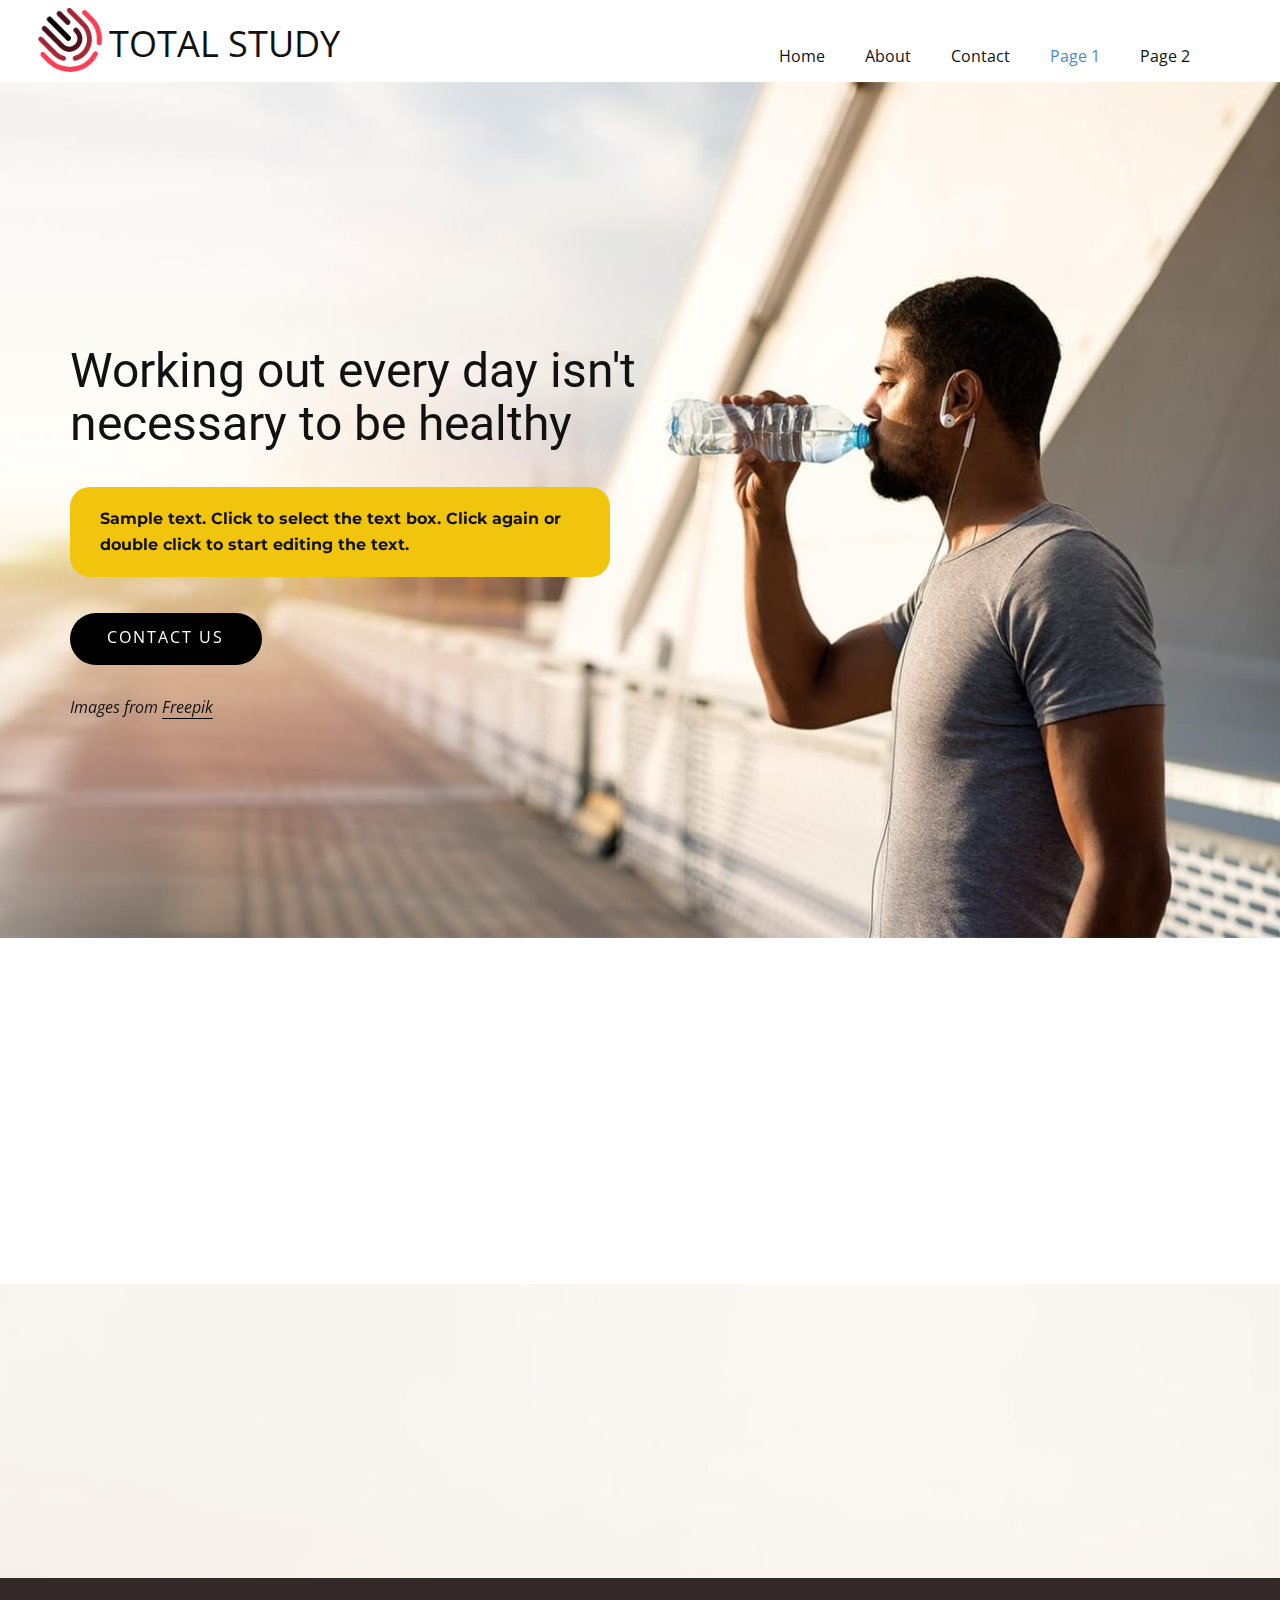
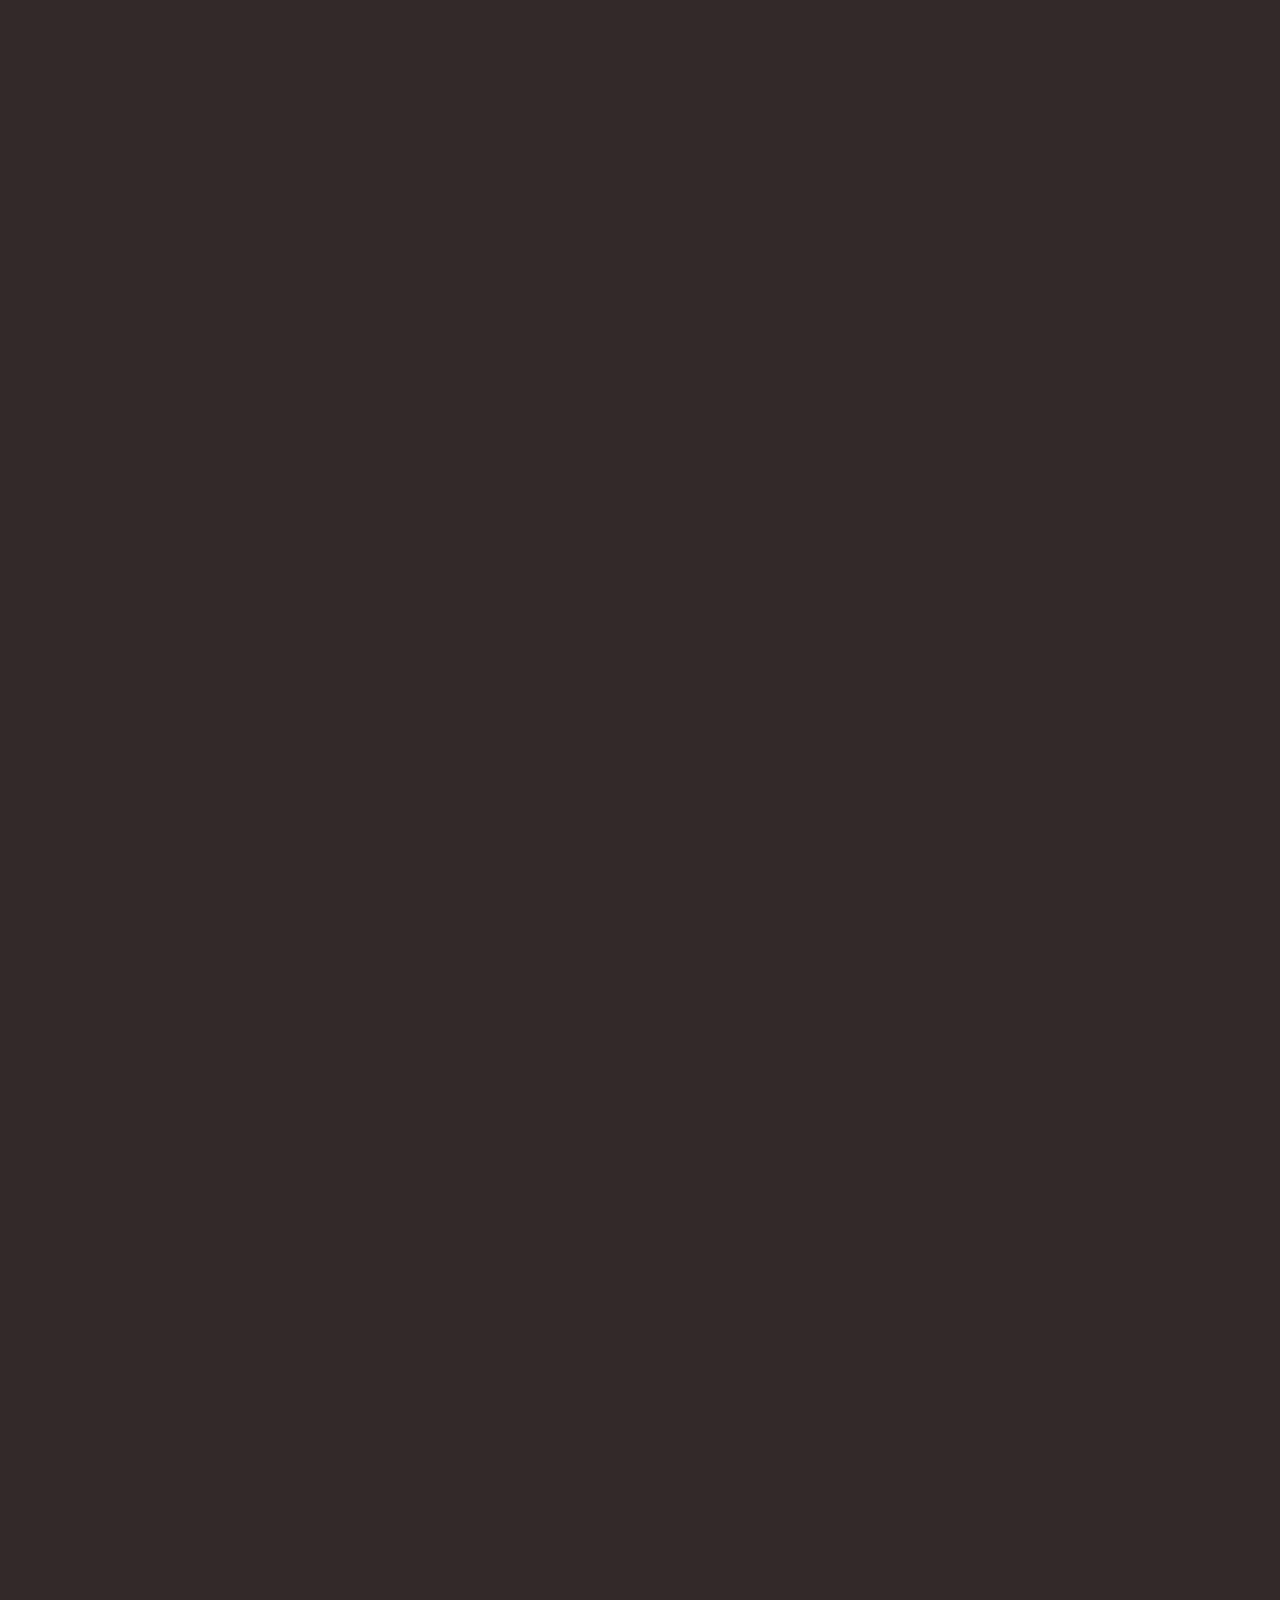
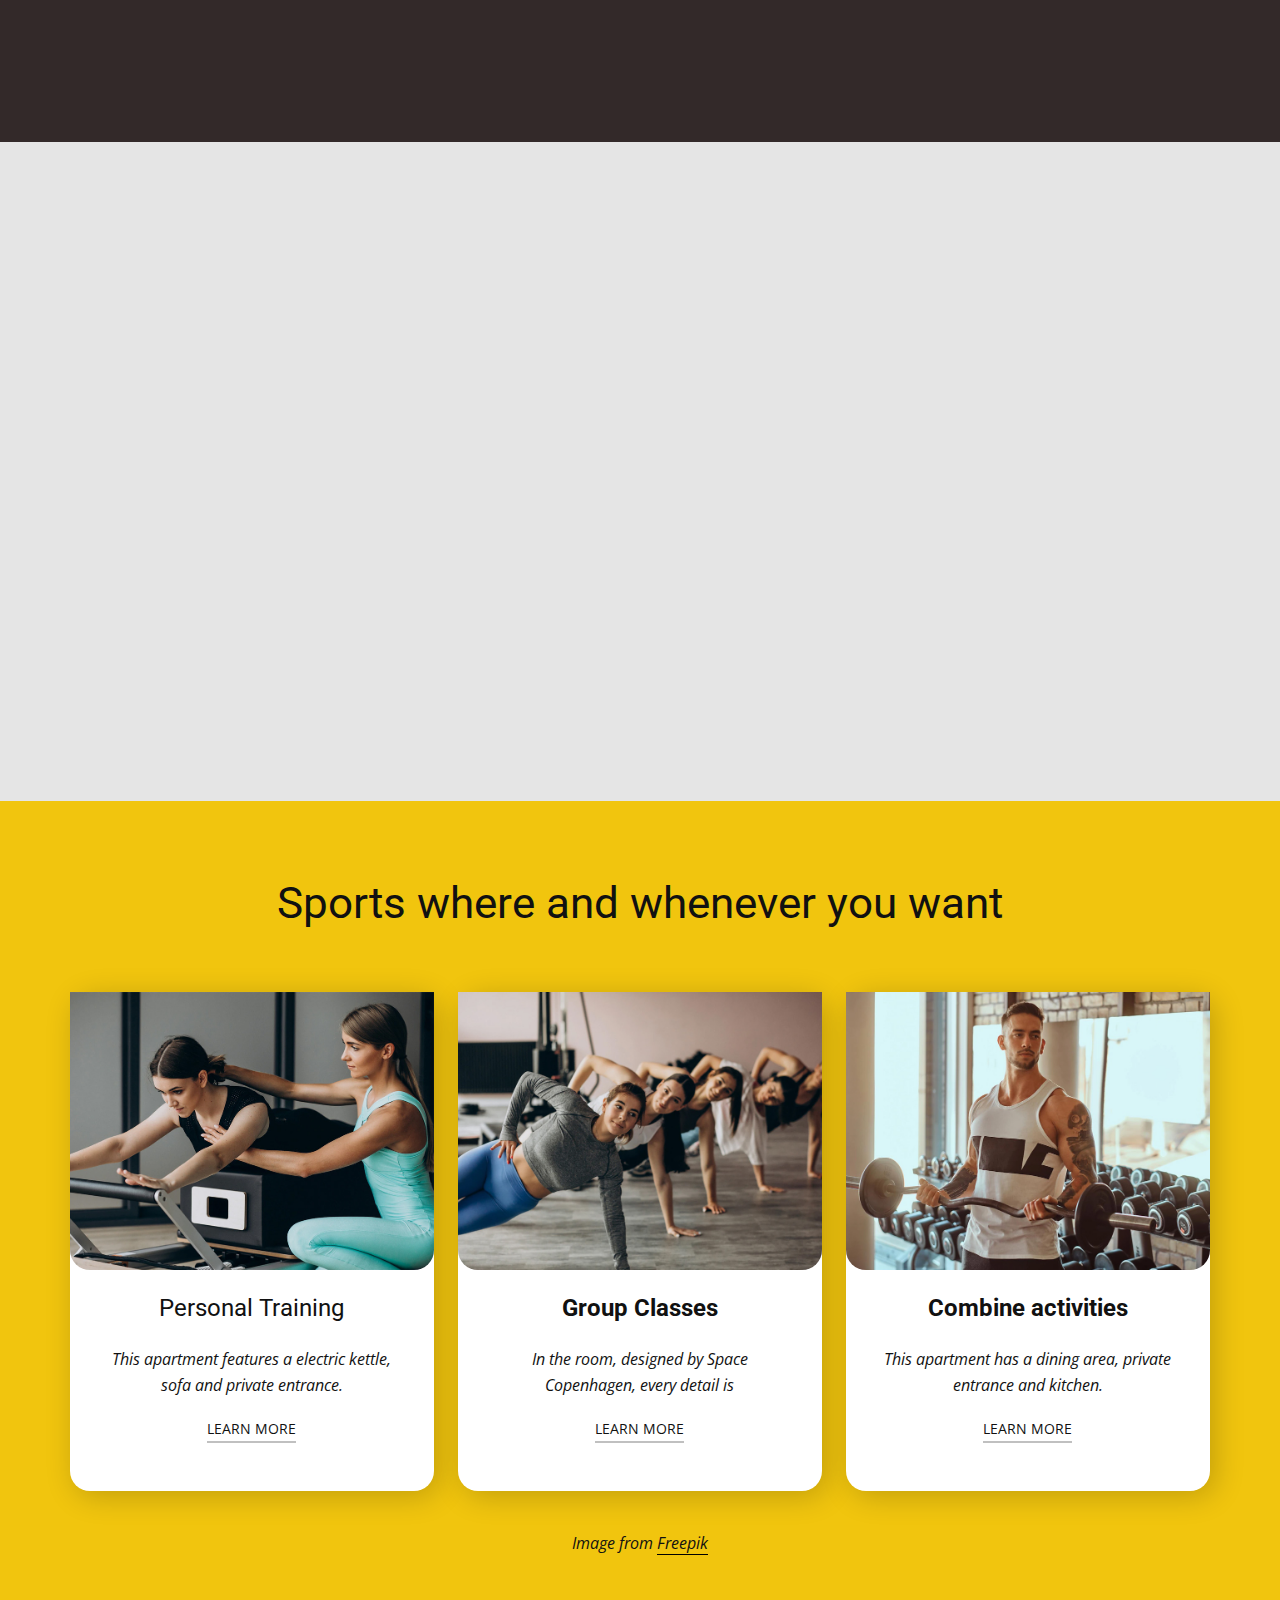
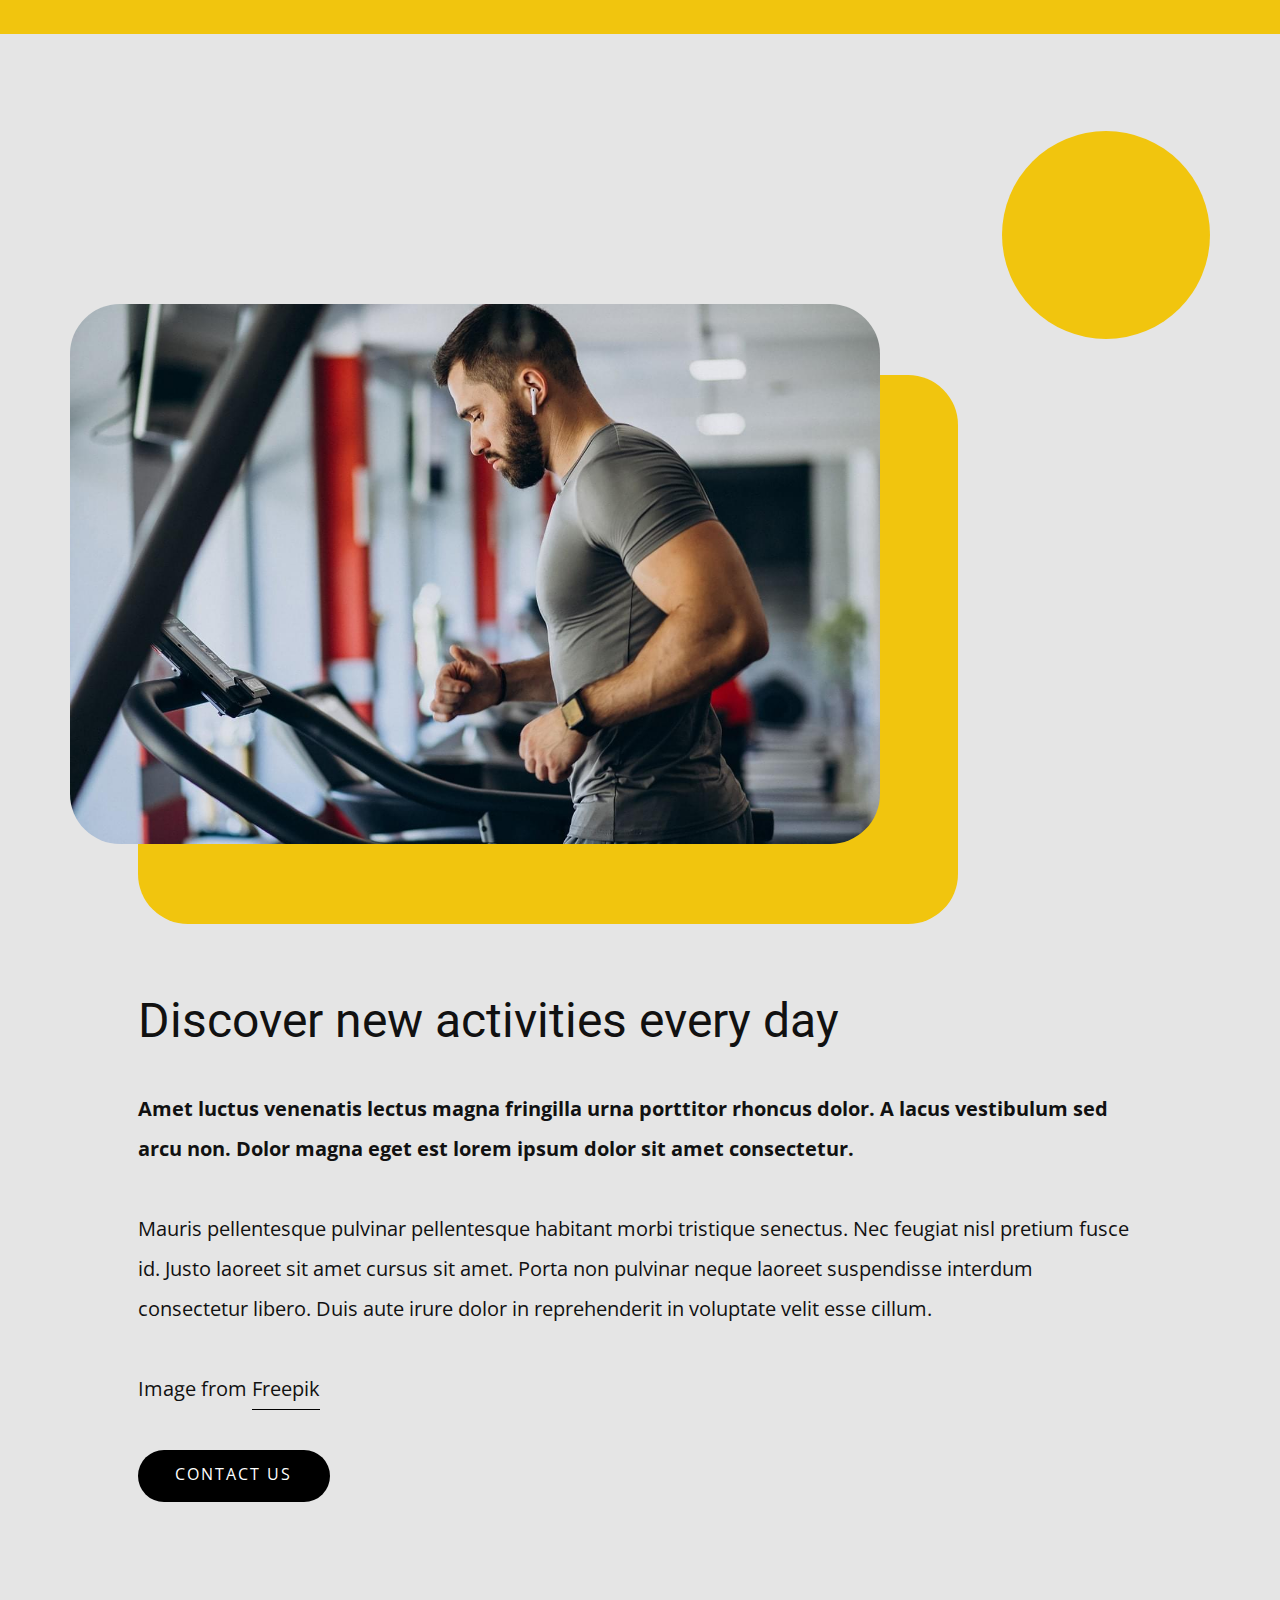
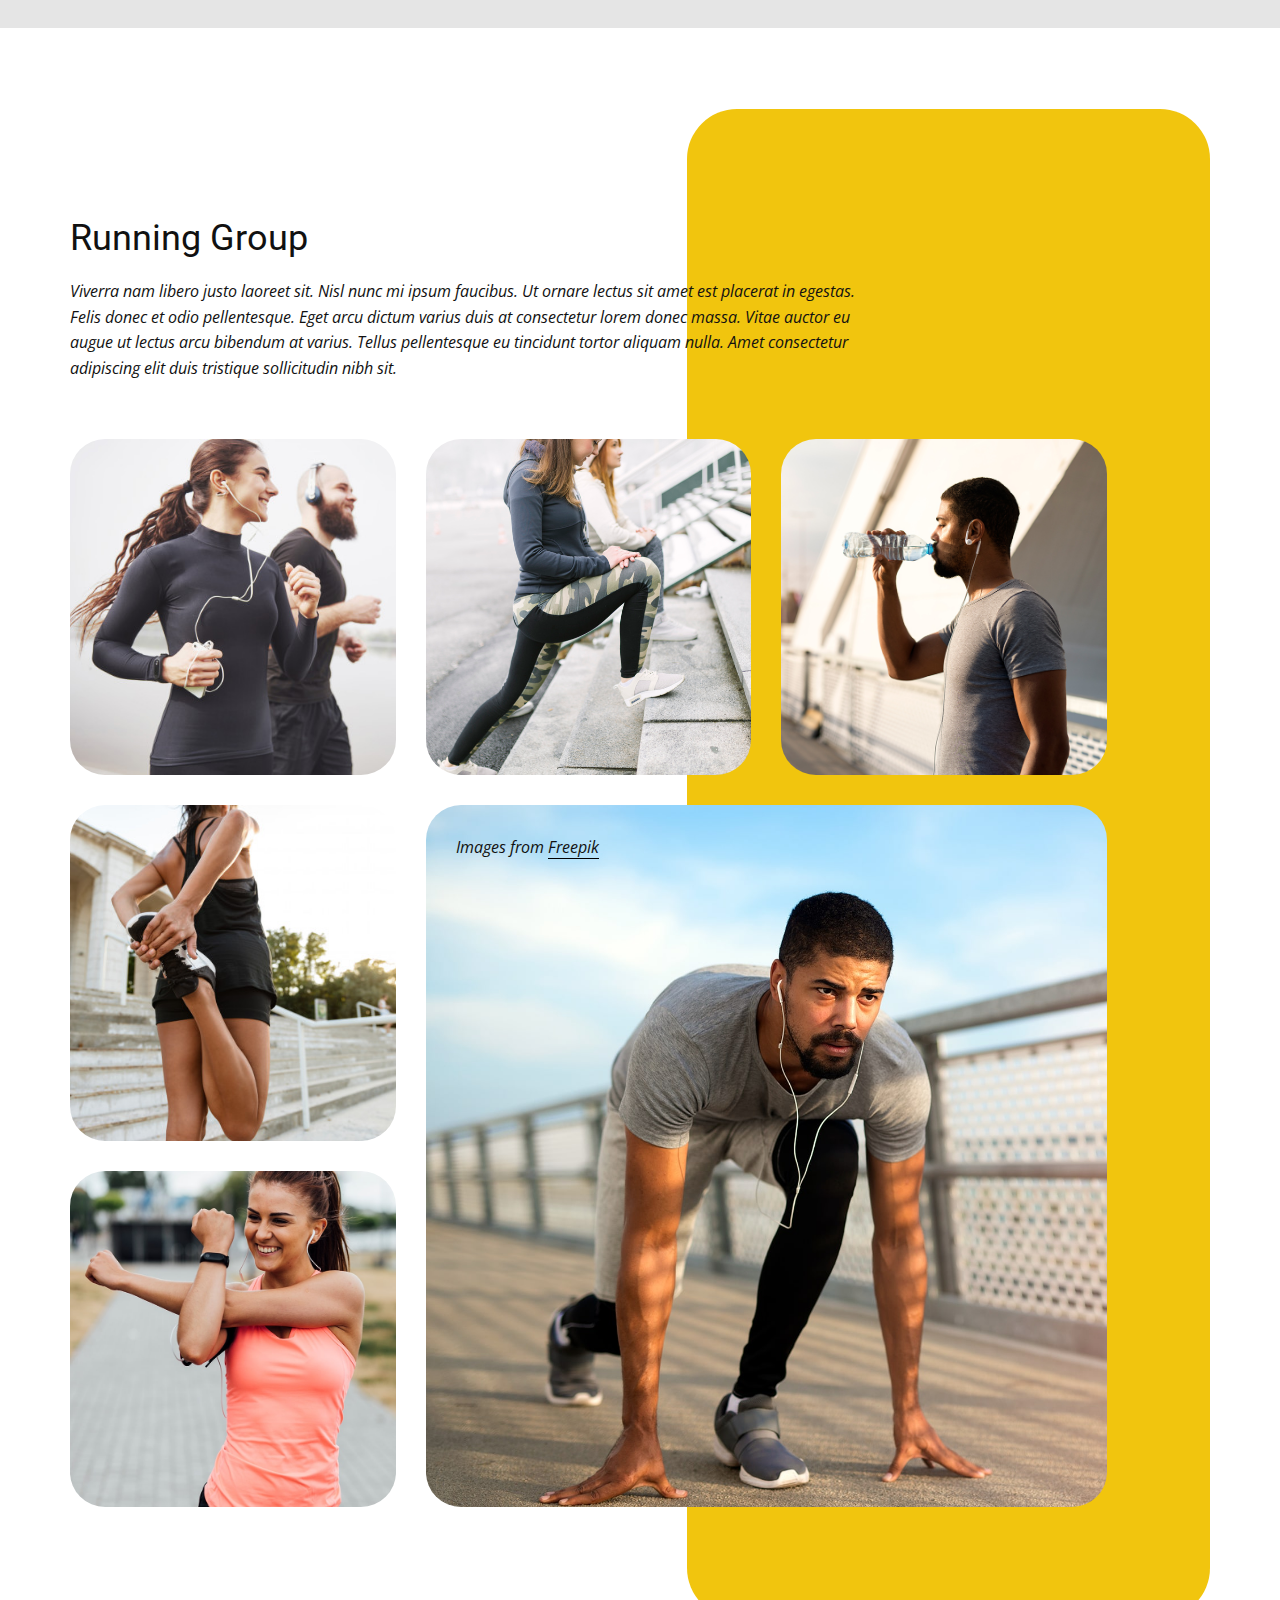
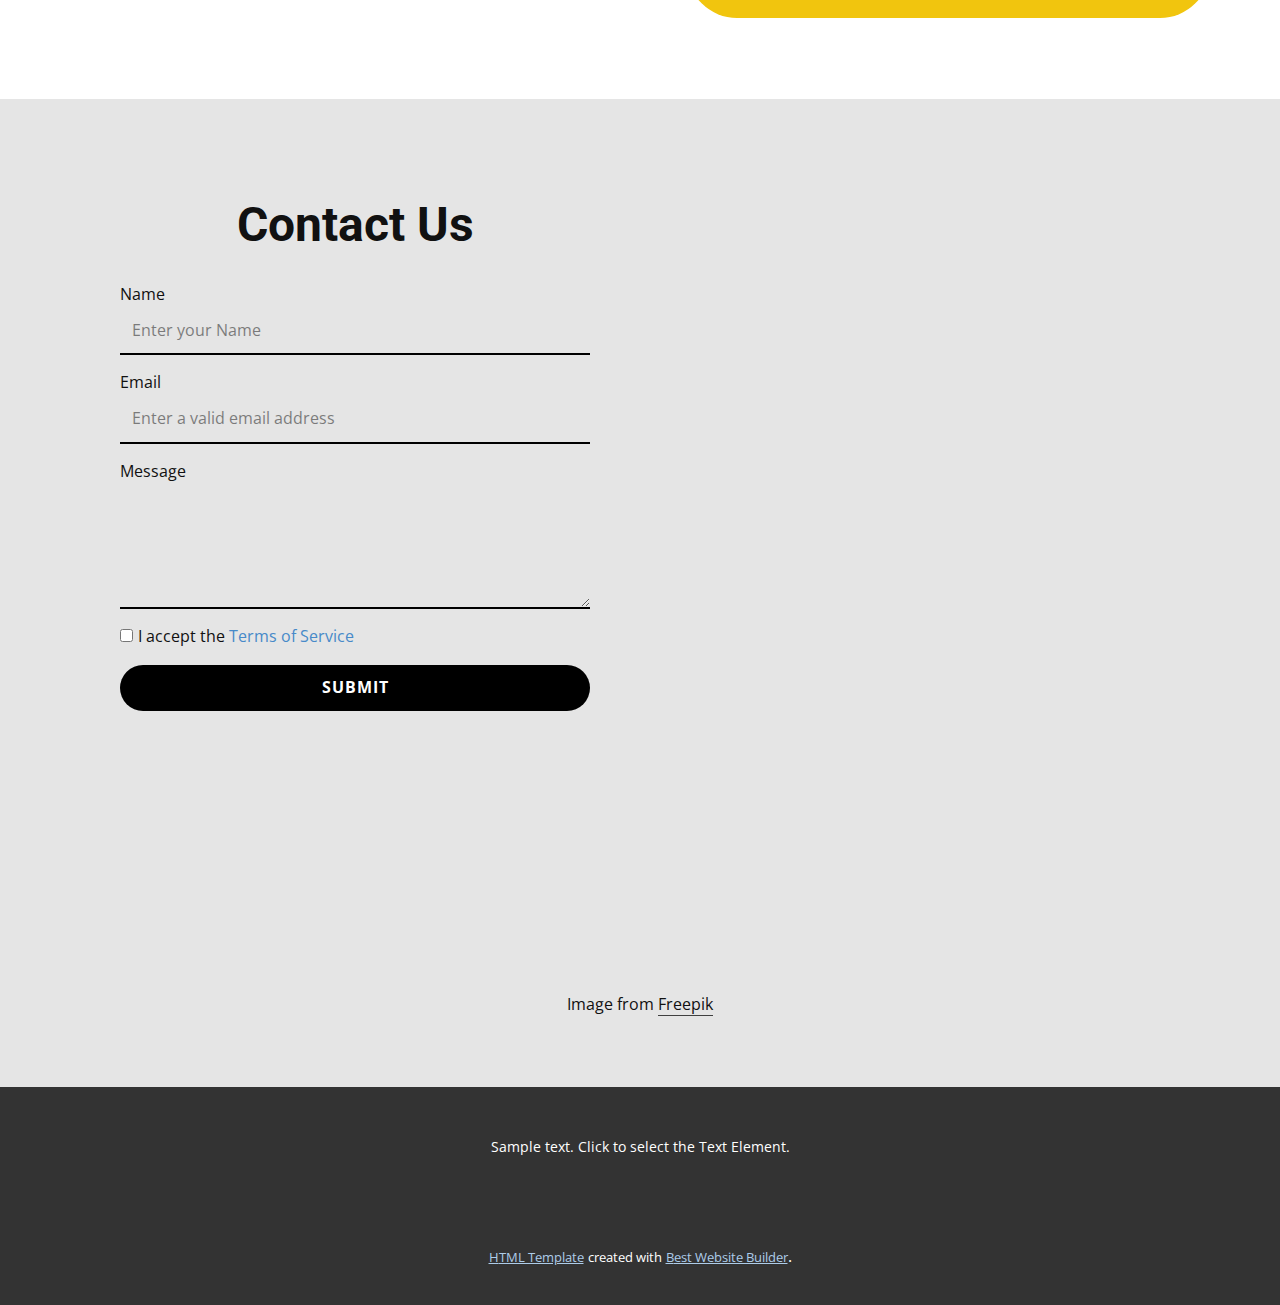
<file: index.html>
<!DOCTYPE html>
<html style="font-size: 16px;" lang="en"><head>
    <meta name="viewport" content="width=device-width, initial-scale=1.0">
    <meta charset="utf-8">
    <meta name="keywords" content="​Working out every day isn&amp;apos;t necessary to be healthy, Make Fitness Fun, ​Sports where and whenever you want, ​Discover new activities every day, Running Group, Contact Us">
    <meta name="description" content="">
    <title>Page 1</title>
    <link rel="stylesheet" href="nicepage.css" media="screen">
<link rel="stylesheet" href="Page-1.css" media="screen">
    <script class="u-script" type="text/javascript" src="jquery.js" defer=""></script>
    <script class="u-script" type="text/javascript" src="nicepage.js" defer=""></script>
    <meta name="generator" content="Nicepage 4.14.1, nicepage.com">
    <link id="u-theme-google-font" rel="stylesheet" href="https://fonts.googleapis.com/css?family=Roboto:100,100i,300,300i,400,400i,500,500i,700,700i,900,900i|Open+Sans:300,300i,400,400i,500,500i,600,600i,700,700i,800,800i">
    <link id="u-page-google-font" rel="stylesheet" href="https://fonts.googleapis.com/css?family=Montserrat:100,100i,200,200i,300,300i,400,400i,500,500i,600,600i,700,700i,800,800i,900,900i|Montserrat:100,100i,200,200i,300,300i,400,400i,500,500i,600,600i,700,700i,800,800i,900,900i">
    
    
    
    
    
    
    
    
    
    <script type="application/ld+json">{
		"@context": "http://schema.org",
		"@type": "Organization",
		"name": "",
		"logo": "images/Total_Studyty-removebg-preview.png"
}</script>
    <meta name="theme-color" content="#478ac9">
    <meta property="og:title" content="Page 1">
    <meta property="og:type" content="website">
  </head>
  <body data-home-page="Page-1.html" data-home-page-title="Page 1" class="u-body u-xl-mode" data-lang="en"><header class="u-clearfix u-header u-header" id="sec-ffa2"><div class="u-clearfix u-sheet u-valign-middle u-sheet-1">
        <a href="https://nicepage.com" class="u-image u-logo u-image-1" data-image-width="154" data-image-height="151">
          <img src="images/Total_Studyty-removebg-preview.png" class="u-logo-image u-logo-image-1">
        </a>
        <p class="u-text u-text-default u-text-1">TOTAL STUDY</p>
        <nav class="u-menu u-menu-dropdown u-offcanvas u-menu-1">
          <div class="menu-collapse" style="font-size: 1rem; letter-spacing: 0px;">
            <a class="u-button-style u-custom-left-right-menu-spacing u-custom-padding-bottom u-custom-top-bottom-menu-spacing u-nav-link u-text-active-palette-1-base u-text-hover-palette-2-base" href="#">
              <svg class="u-svg-link" viewBox="0 0 24 24"><use xmlns:xlink="http://www.w3.org/1999/xlink" xlink:href="#menu-hamburger"></use></svg>
              <svg class="u-svg-content" version="1.1" id="menu-hamburger" viewBox="0 0 16 16" x="0px" y="0px" xmlns:xlink="http://www.w3.org/1999/xlink" xmlns="http://www.w3.org/2000/svg"><g><rect y="1" width="16" height="2"></rect><rect y="7" width="16" height="2"></rect><rect y="13" width="16" height="2"></rect>
</g></svg>
            </a>
          </div>
          <div class="u-nav-container">
            <ul class="u-nav u-unstyled u-nav-1"><li class="u-nav-item"><a class="u-button-style u-nav-link u-text-active-palette-1-base u-text-hover-palette-2-base" href="Home.html" style="padding: 10px 20px;">Home</a>
</li><li class="u-nav-item"><a class="u-button-style u-nav-link u-text-active-palette-1-base u-text-hover-palette-2-base" href="About.html" style="padding: 10px 20px;">About</a>
</li><li class="u-nav-item"><a class="u-button-style u-nav-link u-text-active-palette-1-base u-text-hover-palette-2-base" href="Contact.html" style="padding: 10px 20px;">Contact</a>
</li><li class="u-nav-item"><a class="u-button-style u-nav-link u-text-active-palette-1-base u-text-hover-palette-2-base" href="Page-1.html" style="padding: 10px 20px;">Page 1</a>
</li><li class="u-nav-item"><a class="u-button-style u-nav-link u-text-active-palette-1-base u-text-hover-palette-2-base" href="Page-2.html" style="padding: 10px 20px;">Page 2</a>
</li></ul>
          </div>
          <div class="u-nav-container-collapse">
            <div class="u-black u-container-style u-inner-container-layout u-opacity u-opacity-95 u-sidenav">
              <div class="u-inner-container-layout u-sidenav-overflow">
                <div class="u-menu-close"></div>
                <ul class="u-align-center u-nav u-popupmenu-items u-unstyled u-nav-2"><li class="u-nav-item"><a class="u-button-style u-nav-link" href="Home.html">Home</a>
</li><li class="u-nav-item"><a class="u-button-style u-nav-link" href="About.html">About</a>
</li><li class="u-nav-item"><a class="u-button-style u-nav-link" href="Contact.html">Contact</a>
</li><li class="u-nav-item"><a class="u-button-style u-nav-link" href="Page-1.html">Page 1</a>
</li><li class="u-nav-item"><a class="u-button-style u-nav-link" href="Page-2.html">Page 2</a>
</li></ul>
              </div>
            </div>
            <div class="u-black u-menu-overlay u-opacity u-opacity-70"></div>
          </div>
        </nav>
      </div></header> 
    <section class="u-clearfix u-image u-section-1" id="sec-0969" data-image-width="1920" data-image-height="907">
      <div class="u-align-left u-clearfix u-sheet u-sheet-1">
        <h1 class="u-text u-text-1" data-animation-name="customAnimationIn" data-animation-duration="1500"> Working out every day isn't necessary to be healthy</h1>
        <div class="u-container-style u-group u-palette-3-base u-radius-20 u-shape-round u-group-1" data-animation-name="customAnimationIn" data-animation-duration="1500" data-animation-delay="250">
          <div class="u-container-layout u-valign-middle u-container-layout-1">
            <p class="u-custom-font u-font-montserrat u-text u-text-default u-text-2">Sample text. Click to select the text box. Click again or double click to start editing the text.</p>
          </div>
        </div>
        <a href="https://nicepage.best" class="u-active-white u-black u-border-none u-btn u-btn-round u-button-style u-hover-white u-radius-50 u-text-active-black u-text-body-alt-color u-text-hover-black u-btn-1" data-animation-name="customAnimationIn" data-animation-duration="1500" data-animation-delay="500">Contact us</a>
        <p class="u-text u-text-body-color u-text-default u-text-3" data-animation-name="customAnimationIn" data-animation-duration="1500" data-animation-delay="750">Images from <a href="https://www.freepik.com/" class="u-border-1 u-border-active-grey-70 u-border-black u-border-hover-grey-70 u-border-no-left u-border-no-right u-border-no-top u-bottom-left-radius-0 u-bottom-right-radius-0 u-btn u-button-link u-button-style u-none u-radius-0 u-text-body-color u-top-left-radius-0 u-top-right-radius-0 u-btn-2" target="_blank">Freepik</a>
        </p>
      </div>
    </section>
    <section class="u-align-center u-clearfix u-section-2" id="sec-63b1">
      <h2 class="u-text u-text-default u-text-1" data-animation-name="customAnimationIn" data-animation-duration="1500">Make Fitness Fun</h2>
      <p class="u-text u-text-default u-text-2" data-animation-name="customAnimationIn" data-animation-duration="1500" data-animation-delay="1000">Images from <a href="https://www.freepik.com/photos/mockup" class="u-border-1 u-border-active-grey-60 u-border-black u-border-hover-grey-60 u-btn u-button-link u-button-style u-none u-text-body-color u-btn-1">Freepik</a>
      </p>
      <img class="u-expanded-width u-image u-image-1" src="images/8c522238-80fb-718b-b7c2-9e6e5412e12b.jpg" data-image-width="1843" data-image-height="1080">
      <div class="u-list u-list-1">
        <div class="u-repeater u-repeater-1">
          <div class="u-align-center u-container-style u-custom-border u-list-item u-radius-20 u-repeater-item u-shape-round u-white u-list-item-1" data-animation-name="customAnimationIn" data-animation-duration="1500">
            <div class="u-container-layout u-similar-container u-container-layout-1"><span class="u-file-icon u-icon u-icon-circle u-palette-3-base u-text-black u-icon-1" data-animation-name="customAnimationIn" data-animation-duration="1500" data-animation-delay="0"><img src="images/3048342.png" alt=""></span>
              <h4 class="u-custom-font u-font-montserrat u-text u-text-default u-text-3" data-animation-name="customAnimationIn" data-animation-duration="1500" data-animation-delay="500">Fitness classes</h4>
              <p class="u-custom-item u-text u-text-grey-40 u-text-4" data-animation-name="customAnimationIn" data-animation-duration="1500" data-animation-delay="750">Sample text. Click to select the text box. Click again or double click to start editing the text.</p>
            </div>
          </div>
          <div class="u-align-center u-container-style u-custom-border u-list-item u-radius-20 u-repeater-item u-shape-round u-white u-list-item-2" data-animation-name="customAnimationIn" data-animation-duration="1500">
            <div class="u-container-layout u-similar-container u-container-layout-2"><span class="u-file-icon u-icon u-icon-circle u-palette-3-base u-text-black u-icon-2" data-animation-name="customAnimationIn" data-animation-duration="1500" data-animation-delay="0"><img src="images/2843746.png" alt=""></span>
              <h4 class="u-custom-font u-font-montserrat u-text u-text-default u-text-5" data-animation-name="customAnimationIn" data-animation-duration="1500" data-animation-delay="500">Cardio Classes</h4>
              <p class="u-custom-item u-text u-text-grey-40 u-text-6" data-animation-name="customAnimationIn" data-animation-duration="1500" data-animation-delay="750">Sample text. Click to select the text box. Click again or double click to start editing the text.</p>
            </div>
          </div>
          <div class="u-align-center u-container-style u-custom-border u-list-item u-radius-20 u-repeater-item u-shape-round u-white u-list-item-3" data-animation-name="customAnimationIn" data-animation-duration="1500">
            <div class="u-container-layout u-similar-container u-container-layout-3"><span class="u-file-icon u-icon u-icon-circle u-palette-3-base u-text-black u-icon-3" data-animation-name="customAnimationIn" data-animation-duration="1500" data-animation-delay="0"><img src="images/2647603.png" alt=""></span>
              <h4 class="u-custom-font u-font-montserrat u-text u-text-default u-text-7" data-animation-name="customAnimationIn" data-animation-duration="1500" data-animation-delay="500">Yoga &amp; Pilates</h4>
              <p class="u-custom-item u-text u-text-grey-40 u-text-8" data-animation-name="customAnimationIn" data-animation-duration="1750" data-animation-delay="500">Sample text. Click to select the text box. Click again or double click to start editing the text.</p>
            </div>
          </div>
        </div>
      </div>
    </section>
    <section class="u-clearfix u-palette-2-dark-3 u-section-3" id="carousel_a8d9">
      <div class="u-clearfix u-sheet u-valign-middle-lg u-valign-middle-md u-valign-middle-xl u-valign-middle-xs u-sheet-1">
        <img class="u-image u-image-round u-radius-50 u-image-1" src="images/29ce057e-fc95-a8ed-3bc3-c3f0a0f5fd65.jpg" alt="" data-image-width="1380" data-image-height="920" data-animation-name="customAnimationIn" data-animation-duration="1500" data-animation-delay="500">
        <img class="u-image u-image-round u-radius-50 u-image-2" src="images/d508e692-b50f-f1b4-3b5e-9121e2822281.jpg" data-image-width="1000" data-image-height="729" data-animation-name="customAnimationIn" data-animation-duration="1500">
        <img class="u-image u-image-round u-radius-50 u-image-3" src="images/6bec0379-7980-a666-39fd-04c29f051820.jpg" data-image-width="900" data-image-height="876" data-animation-name="customAnimationIn" data-animation-duration="1500" data-animation-delay="500">
        <img class="u-image u-image-round u-radius-50 u-image-4" src="images/ffff-39.jpg" data-image-width="1380" data-image-height="920" data-animation-name="customAnimationIn" data-animation-duration="1500" data-animation-delay="250">
        <div class="u-palette-3-base u-shape u-shape-circle u-shape-1" data-animation-name="customAnimationIn" data-animation-duration="1500"></div>
        <div class="u-align-center u-container-style u-group u-shape-rectangle u-group-1" data-animation-name="customAnimationIn" data-animation-duration="1500" data-animation-delay="500">
          <div class="u-container-layout u-valign-middle u-container-layout-1">
            <h3 class="u-text u-text-body-color u-text-1"> Unlimited fitness, yoga, swimming, bouldering, dancing &amp; more</h3>
            <p class="u-text u-text-body-color u-text-2">Images from <a href="https://www.freepik.com/photos/kilimanjaro" class="u-active-none u-border-1 u-border-active-grey-60 u-border-black u-border-hover-grey-60 u-btn u-button-link u-button-style u-hover-none u-none u-text-body-color u-btn-1" target="_blank">Freepik</a>
            </p>
            <a href="https://nicepage.best" class="u-active-white u-black u-border-none u-btn u-btn-round u-button-style u-hover-white u-radius-50 u-text-active-black u-text-body-alt-color u-text-hover-black u-btn-2">Contact us</a>
          </div>
        </div>
      </div>
    </section>
    <section class="u-clearfix u-grey-10 u-valign-top-lg u-valign-top-xs u-section-4" id="carousel_062d">
      <div class="u-expanded-width u-palette-2-dark-3 u-shape u-shape-rectangle u-shape-1"></div>
      <div class="u-palette-3-base u-radius-50 u-shape u-shape-round u-shape-2" data-animation-name="customAnimationIn" data-animation-duration="1500" data-animation-delay="500"></div>
      <img src="images/hhhh.jpg" alt="" class="u-image u-image-round u-radius-50 u-image-1" data-image-width="1380" data-image-height="920" data-animation-name="customAnimationIn" data-animation-duration="1500" data-animation-delay="0">
      <div class="u-list u-list-1">
        <div class="u-repeater u-repeater-1">
          <div class="u-container-style u-list-item u-radius-20 u-repeater-item u-shape-round u-white u-list-item-1" data-animation-name="customAnimationIn" data-animation-duration="1500" data-animation-direction="" data-animation-delay="500">
            <div class="u-container-layout u-similar-container u-container-layout-1"><span class="u-file-icon u-icon u-text-palette-3-base u-icon-1" data-animation-name="customAnimationIn" data-animation-duration="1500" data-animation-delay="750"><img src="images/7998511.png" alt=""></span>
              <p class="u-text u-text-1">Sample text. Click to select the text box. Click again or double click to start editing the text.&nbsp;Duis aute irure dolor in reprehenderit in voluptate velit esse cillum dolore eu fugiat nulla pariatur. </p>
            </div>
          </div>
          <div class="u-container-style u-list-item u-radius-20 u-repeater-item u-shape-round u-white u-list-item-2" data-animation-name="customAnimationIn" data-animation-duration="1500" data-animation-direction="" data-animation-delay="500">
            <div class="u-container-layout u-similar-container u-container-layout-2"><span class="u-file-icon u-icon u-text-palette-3-base u-icon-2" data-animation-name="customAnimationIn" data-animation-duration="1500" data-animation-delay="750"><img src="images/1442912.png" alt=""></span>
              <p class="u-text u-text-2">Sample text. Click to select the text box. Click again or double click to start editing the text.&nbsp;Duis aute irure dolor in reprehenderit in voluptate velit esse cillum dolore eu fugiat nulla pariatur. </p>
            </div>
          </div>
          <div class="u-container-style u-list-item u-radius-20 u-repeater-item u-shape-round u-white u-list-item-3" data-animation-name="customAnimationIn" data-animation-duration="1500" data-animation-direction="" data-animation-delay="500">
            <div class="u-container-layout u-similar-container u-container-layout-3"><span class="u-file-icon u-icon u-text-palette-3-base u-icon-3" data-animation-name="customAnimationIn" data-animation-duration="1500" data-animation-delay="750"><img src="images/1442912.png" alt=""></span>
              <p class="u-text u-text-3">Sample text. Click to select the text box. Click again or double click to start editing the text.&nbsp;Duis aute irure dolor in reprehenderit in voluptate velit esse cillum dolore eu fugiat nulla pariatur. </p>
            </div>
          </div>
        </div>
      </div>
      <p class="u-align-right u-text u-text-4" data-animation-name="customAnimationIn" data-animation-duration="1750" data-animation-delay="750">Image from <a href="https://www.freepik.com/photos/woman" class="u-active-none u-border-1 u-border-black u-btn u-button-link u-button-style u-hover-none u-none u-radius-0 u-text-body-color u-btn-1" target="_blank">Freepik</a>
      </p>
    </section>
    <section class="u-align-center u-clearfix u-palette-3-base u-section-5" id="sec-c9c6">
      <div class="u-clearfix u-sheet u-valign-middle u-sheet-1">
        <h2 class="u-text u-text-default-lg u-text-default-md u-text-default-xl u-text-1"> Sports where and whenever you want</h2>
        <div class="u-expanded-width u-list u-list-1">
          <div class="u-repeater u-repeater-1">
            <div class="u-align-center u-container-style u-list-item u-radius-20 u-repeater-item u-shape-round u-video-cover u-white u-list-item-1">
              <div class="u-container-layout u-similar-container u-container-layout-1">
                <img alt="" class="u-bottom-left-radius-20 u-bottom-right-radius-20 u-expanded-width u-image u-image-round u-image-1" src="images/h.jpg" data-image-width="1000" data-image-height="667">
                <h4 class="u-text u-text-default u-text-2"> Personal Training</h4>
                <p class="u-text u-text-3">This apartment features a electric kettle, sofa and private entrance.</p>
                <a href="https://nicepage.cc" class="u-border-2 u-border-active-palette-3-base u-border-grey-25 u-border-hover-palette-3-base u-border-no-left u-border-no-right u-border-no-top u-bottom-left-radius-0 u-bottom-right-radius-0 u-btn u-button-style u-none u-radius-0 u-text-body-color u-top-left-radius-0 u-top-right-radius-0 u-btn-1">Learn more</a>
              </div>
            </div>
            <div class="u-align-center u-container-style u-list-item u-radius-20 u-repeater-item u-shape-round u-video-cover u-white u-list-item-2">
              <div class="u-container-layout u-similar-container u-container-layout-2">
                <img alt="" class="u-bottom-left-radius-20 u-bottom-right-radius-20 u-expanded-width u-image u-image-round u-image-2" src="images/jjjjj.jpg" data-image-width="1000" data-image-height="667">
                <h4 class="u-text u-text-default u-text-4">Group Classes</h4>
                <p class="u-text u-text-5">In the room, designed by Space Copenhagen, every detail is</p>
                <a href="https://nicepage.cc" class="u-border-2 u-border-active-palette-3-base u-border-grey-25 u-border-hover-palette-3-base u-border-no-left u-border-no-right u-border-no-top u-bottom-left-radius-0 u-bottom-right-radius-0 u-btn u-button-style u-none u-radius-0 u-text-body-color u-top-left-radius-0 u-top-right-radius-0 u-btn-2">Learn more</a>
              </div>
            </div>
            <div class="u-align-center u-container-style u-list-item u-radius-20 u-repeater-item u-shape-round u-white u-list-item-3">
              <div class="u-container-layout u-similar-container u-container-layout-3">
                <img alt="" class="u-bottom-left-radius-20 u-bottom-right-radius-20 u-expanded-width u-image u-image-round u-image-3" src="images/hhhh1.jpg" data-image-width="1000" data-image-height="667">
                <h4 class="u-text u-text-default u-text-6"> Combine activities</h4>
                <p class="u-text u-text-7">This apartment has a dining area, private entrance and kitchen.</p>
                <a href="https://nicepage.cc" class="u-border-2 u-border-active-palette-3-base u-border-grey-25 u-border-hover-palette-3-base u-border-no-left u-border-no-right u-border-no-top u-bottom-left-radius-0 u-bottom-right-radius-0 u-btn u-button-style u-none u-radius-0 u-text-body-color u-top-left-radius-0 u-top-right-radius-0 u-btn-3">Learn more</a>
              </div>
            </div>
          </div>
        </div>
        <p class="u-text u-text-body-color u-text-default u-text-8">Image from <a href="https://www.freepik.com/photos/people" class="u-border-1 u-border-active-grey-70 u-border-black u-border-hover-grey-70 u-border-no-left u-border-no-right u-border-no-top u-bottom-left-radius-0 u-bottom-right-radius-0 u-btn u-button-link u-button-style u-none u-radius-0 u-text-body-color u-top-left-radius-0 u-top-right-radius-0 u-btn-4" target="_blank">Freepik</a>
        </p>
      </div>
    </section>
    <section class="u-clearfix u-grey-10 u-section-6" id="carousel_2c69">
      <div class="u-clearfix u-sheet u-valign-middle u-sheet-1">
        <div class="u-palette-3-base u-shape u-shape-circle u-shape-1"></div>
        <div class="u-palette-3-base u-radius-50 u-shape u-shape-round u-shape-2"></div>
        <img class="u-align-left u-image u-image-round u-radius-50 u-image-1" alt="" data-image-width="1380" data-image-height="920" src="images/nbnb-min.jpg">
        <div class="u-align-left u-container-style u-group u-shape-rectangle u-group-1">
          <div class="u-container-layout u-valign-top u-container-layout-1">
            <h2 class="u-text u-text-default u-text-1"> Discover new activities every day<br>
            </h2>
            <p class="u-text u-text-2">
              <span style="font-weight: 700;">Amet luctus venenatis lectus magna fringilla urna porttitor rhoncus dolor. A lacus vestibulum sed arcu non. Dolor magna eget est lorem ipsum dolor sit amet consectetur.&nbsp;</span>
              <br>
              <br>Mauris pellentesque pulvinar pellentesque habitant morbi tristique senectus. Nec feugiat nisl pretium fusce id. Justo laoreet sit amet cursus sit amet. Porta non pulvinar neque laoreet suspendisse interdum consectetur libero.&nbsp;Duis aute irure dolor in reprehenderit in voluptate velit esse cillum. <br>
              <br>Image from <a href="https://freepik.com/photos/man" class="u-border-1 u-border-active-grey-60 u-border-black u-border-hover-grey-60 u-btn u-button-style u-none u-text-body-color u-btn-1" target="_blank">Freepik</a>
            </p>
            <a href="https://nicepage.best" class="u-active-palette-3-base u-black u-border-active-black u-border-hover-black u-border-none u-btn u-btn-round u-button-style u-hover-palette-3-base u-radius-50 u-text-active-black u-text-body-alt-color u-text-hover-black u-btn-2">Contact us</a>
          </div>
        </div>
      </div>
    </section>
    <section class="u-clearfix u-section-7" id="carousel_6b42">
      <div class="u-clearfix u-sheet u-valign-middle u-sheet-1">
        <div class="u-palette-3-base u-radius-50 u-shape u-shape-round u-shape-1"></div>
        <div class="u-align-left u-container-style u-group u-group-1">
          <div class="u-container-layout u-valign-middle u-container-layout-1">
            <h2 class="u-text u-text-1">Running Group</h2>
            <p class="u-text u-text-2">Viverra nam libero justo laoreet sit. Nisl nunc mi ipsum faucibus. Ut ornare lectus sit amet est placerat in egestas. Felis donec et odio pellentesque. Eget arcu dictum varius duis at consectetur lorem donec massa. Vitae auctor eu augue ut lectus arcu bibendum at varius. Tellus pellentesque eu tincidunt tortor aliquam nulla. Amet consectetur adipiscing elit duis tristique sollicitudin nibh sit.</p>
          </div>
        </div>
        <div class="u-clearfix u-gutter-30 u-layout-wrap u-layout-wrap-1">
          <div class="u-gutter-0 u-layout">
            <div class="u-layout-col">
              <div class="u-size-20">
                <div class="u-layout-row">
                  <div class="u-container-style u-image u-image-round u-layout-cell u-left-cell u-radius-50 u-size-20 u-size-20-md u-image-1">
                    <div class="u-container-layout"></div>
                  </div>
                  <div class="u-container-style u-image u-image-round u-layout-cell u-radius-50 u-size-20 u-size-20-md u-image-2">
                    <div class="u-container-layout"></div>
                  </div>
                  <div class="u-container-style u-image u-image-round u-layout-cell u-radius-50 u-right-cell u-size-20 u-size-20-md u-image-3" data-image-width="800" data-image-height="759">
                    <div class="u-container-layout"></div>
                  </div>
                </div>
              </div>
              <div class="u-size-40">
                <div class="u-layout-row">
                  <div class="u-size-20">
                    <div class="u-layout-col">
                      <div class="u-container-style u-image u-image-round u-layout-cell u-left-cell u-radius-50 u-size-30 u-image-4">
                        <div class="u-container-layout"></div>
                      </div>
                      <div class="u-container-style u-image u-image-round u-layout-cell u-left-cell u-radius-50 u-size-30 u-image-5" data-image-width="800" data-image-height="996">
                        <div class="u-container-layout"></div>
                      </div>
                    </div>
                  </div>
                  <div class="u-size-40">
                    <div class="u-layout-row">
                      <div class="u-container-style u-image u-image-round u-layout-cell u-radius-50 u-right-cell u-size-60 u-image-6">
                        <div class="u-container-layout u-valign-top u-container-layout-7">
                          <p class="u-text u-text-3">Images from <a href="https://www.freepik.com/" class="u-border-1 u-border-black u-btn u-button-link u-button-style u-none u-text-body-color u-btn-1" target="_blank">Freepik</a>
                          </p>
                        </div>
                      </div>
                    </div>
                  </div>
                </div>
              </div>
            </div>
          </div>
        </div>
      </div>
    </section>
    <section class="u-clearfix u-grey-10 u-section-8" id="carousel_efca">
      <div class="u-clearfix u-sheet u-valign-middle u-sheet-1">
        <div class="u-clearfix u-expanded-width u-layout-wrap u-layout-wrap-1">
          <div class="u-layout">
            <div class="u-layout-row">
              <div class="u-align-center u-container-style u-layout-cell u-size-30 u-layout-cell-1">
                <div class="u-container-layout u-valign-top u-container-layout-1">
                  <h2 class="u-text u-text-default u-text-1">Contact Us</h2>
                  <div class="u-expanded-width u-form u-form-1">
                    <form action="#" method="POST" class="u-clearfix u-form-spacing-15 u-form-vertical u-inner-form" style="padding: 0;" source="email" name="form">
                      
                      
                      <div class="u-form-group u-form-name">
                        <label for="name-daf4" class="u-label">Name</label>
                        <input type="text" placeholder="Enter your Name" id="name-daf4" name="name" class="u-border-2 u-border-black u-border-no-left u-border-no-right u-border-no-top u-input u-input-rectangle" required="">
                      </div>
                      <div class="u-form-email u-form-group">
                        <label for="email-daf4" class="u-label">Email</label>
                        <input type="email" placeholder="Enter a valid email address" id="email-daf4" name="email" class="u-border-2 u-border-black u-border-no-left u-border-no-right u-border-no-top u-input u-input-rectangle" required="">
                      </div>
                      <div class="u-form-group u-form-message">
                        <label for="message-daf4" class="u-label">Message</label>
                        <textarea placeholder="" rows="4" cols="50" id="message-daf4" name="message" class="u-border-2 u-border-black u-border-no-left u-border-no-right u-border-no-top u-input u-input-rectangle" required=""></textarea>
                      </div>
                      <div class="u-form-agree u-form-group u-form-group-4">
                        <input type="checkbox" id="agree-f183" name="agree" class="u-agree-checkbox" required="">
                        <label for="agree-f183" class="u-label">I accept the <a href="#">Terms of Service</a>
                        </label>
                      </div>
                      <div class="u-align-left u-form-group u-form-submit">
                        <a href="#" class="u-active-palette-4-base u-black u-border-none u-btn u-btn-round u-btn-submit u-button-style u-hover-palette-4-base u-radius-50 u-btn-1">Submit</a>
                        <input type="submit" value="submit" class="u-form-control-hidden">
                      </div>
                      <div class="u-form-send-message u-form-send-success"> Thank you! Your message has been sent. </div>
                      <div class="u-form-send-error u-form-send-message"> Unable to send your message. Please fix errors then try again. </div>
                      <input type="hidden" value="" name="recaptchaResponse">
                    </form>
                  </div>
                </div>
              </div>
              <div class="u-container-style u-image u-layout-cell u-radius-20 u-size-30 u-image-1" data-animation-name="fadeIn" data-animation-duration="1500" data-animation-direction="Right" data-animation-delay="500" data-image-width="1070" data-image-height="920">
                <div class="u-container-layout u-container-layout-2"></div>
              </div>
            </div>
          </div>
        </div>
        <div class="u-expanded-width u-list u-list-1">
          <div class="u-repeater u-repeater-1">
            <div class="u-align-left u-container-style u-list-item u-palette-3-base u-radius-20 u-repeater-item u-shape-round u-list-item-1" data-animation-name="bounceIn" data-animation-duration="1500" data-animation-direction="Right" data-animation-delay="500">
              <div class="u-container-layout u-similar-container u-container-layout-3">
                <h5 class="u-text u-text-2"><span class="u-file-icon u-icon u-text-black"><img src="images/597177.png" alt=""></span>&nbsp;Call Us
                </h5>
                <p class="u-text u-text-3">1 (234) 567-891,<br>1 (234) 987-654
                </p>
              </div>
            </div>
            <div class="u-align-left u-container-style u-list-item u-palette-3-base u-radius-20 u-repeater-item u-shape-round u-list-item-2" data-animation-name="bounceIn" data-animation-duration="1500" data-animation-direction="Right" data-animation-delay="500">
              <div class="u-container-layout u-similar-container u-container-layout-4">
                <h5 class="u-text u-text-4"><span class="u-file-icon u-icon u-text-black"><img src="images/484167.png" alt=""></span>&nbsp;Location
                </h5>
                <p class="u-text u-text-5">121 Rock Sreet, 21 Avenue, New York, NY 92103-9000</p>
              </div>
            </div>
            <div class="u-align-left u-container-style u-list-item u-palette-3-base u-radius-20 u-repeater-item u-shape-round u-list-item-3" data-animation-name="bounceIn" data-animation-duration="1500" data-animation-direction="Right" data-animation-delay="500">
              <div class="u-container-layout u-similar-container u-container-layout-5">
                <h5 class="u-text u-text-6"><span class="u-file-icon u-icon u-text-black"><img src="images/1827379.png" alt=""></span>&nbsp;Hours
                </h5>
                <p class="u-text u-text-7">Mon – Fri …… 11 am – 8 pm, Sat, Sun&nbsp;&nbsp;…… 6 am – 8 pm</p>
              </div>
            </div>
          </div>
        </div>
        <p class="u-align-center u-text u-text-default u-text-8">Image from <a href="https://www.freepik.com/photos/couple-workout" class="u-active-none u-border-1 u-border-active-palette-4-base u-border-grey-75 u-border-hover-palette-4-base u-btn u-button-link u-button-style u-hover-none u-none u-text-body-color u-btn-2" target="_blank">Freepik</a>
        </p>
      </div>
    </section>
    
    
    <footer class="u-align-center u-clearfix u-footer u-grey-80 u-footer" id="sec-5375"><div class="u-clearfix u-sheet u-sheet-1">
        <p class="u-small-text u-text u-text-variant u-text-1">Sample text. Click to select the Text Element.</p>
      </div></footer>
    <section class="u-backlink u-clearfix u-grey-80">
      <a class="u-link" href="https://nicepage.com/html-templates" target="_blank">
        <span>HTML Template</span>
      </a>
      <p class="u-text">
        <span>created with</span>
      </p>
      <a class="u-link" href="https://nicepage.review" target="_blank">
        <span>Best Website Builder</span>
      </a>. 
    </section>
  
</body></html>
</file>
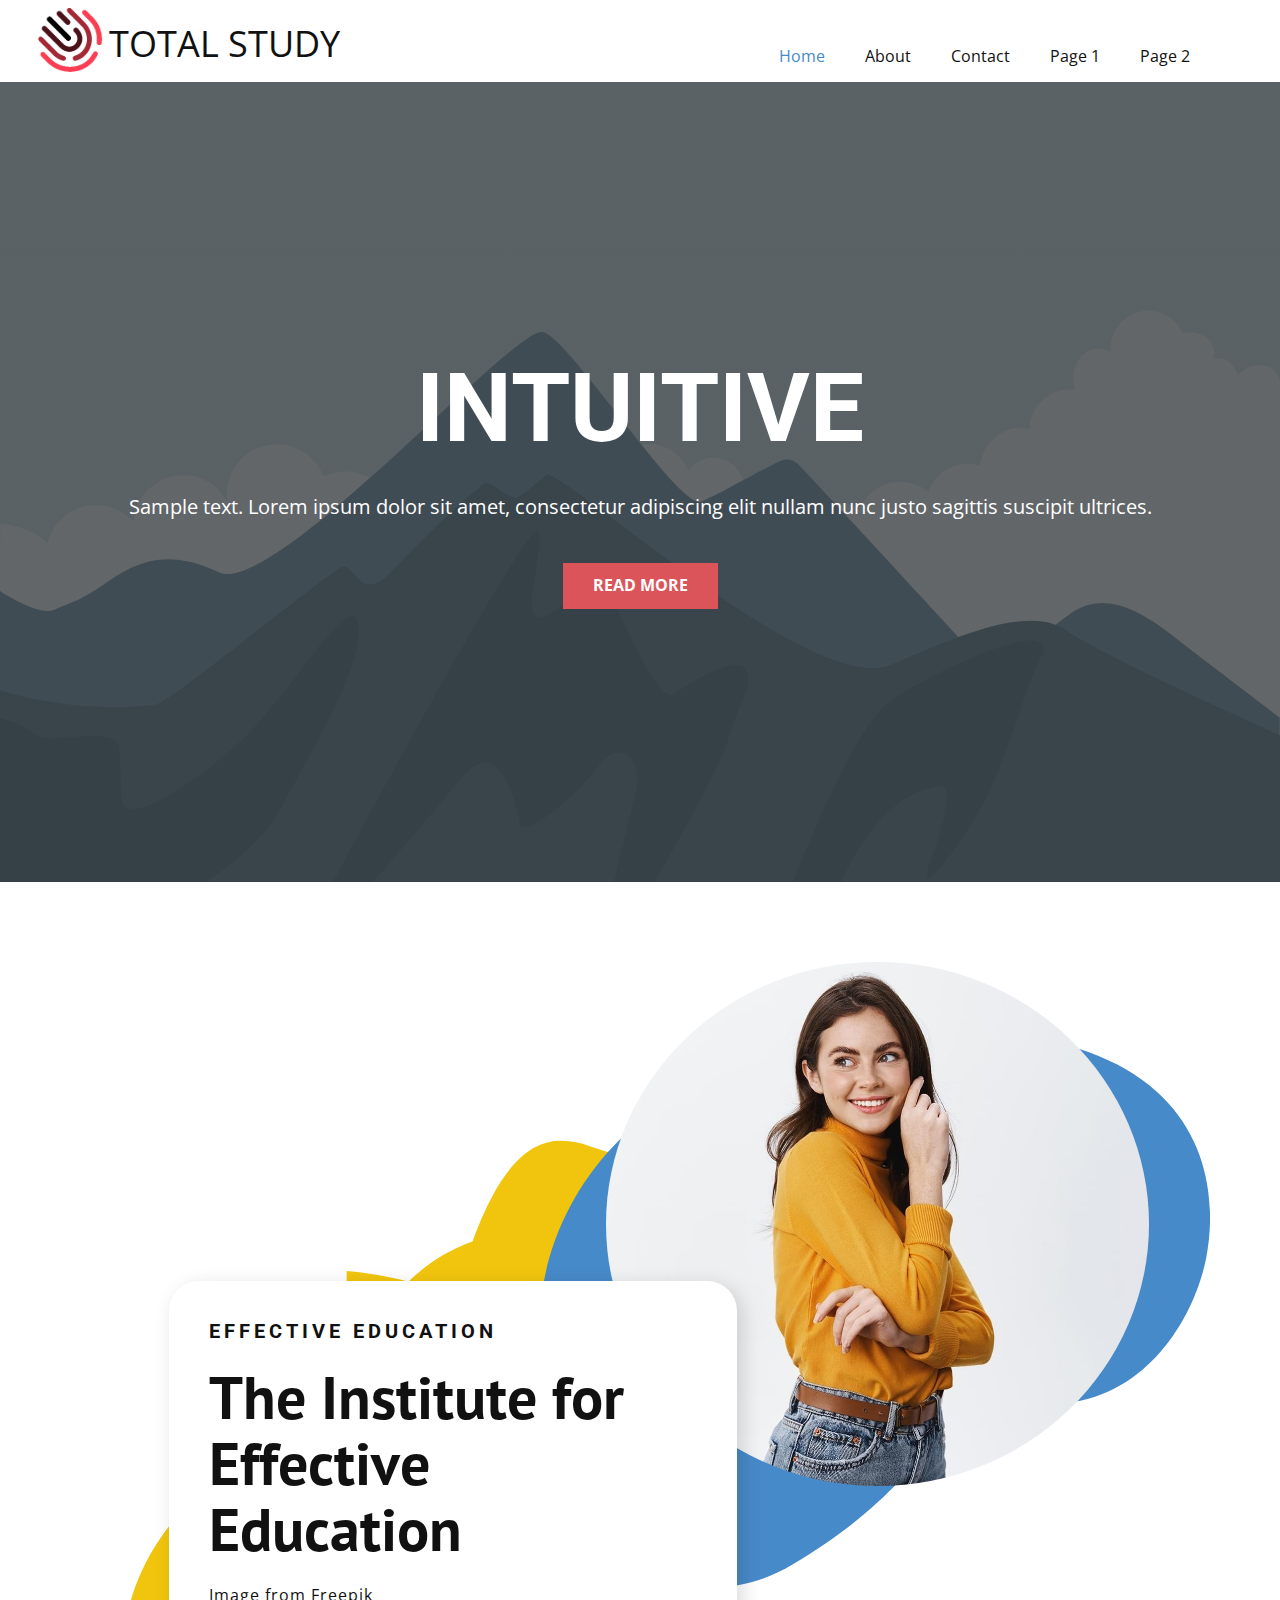
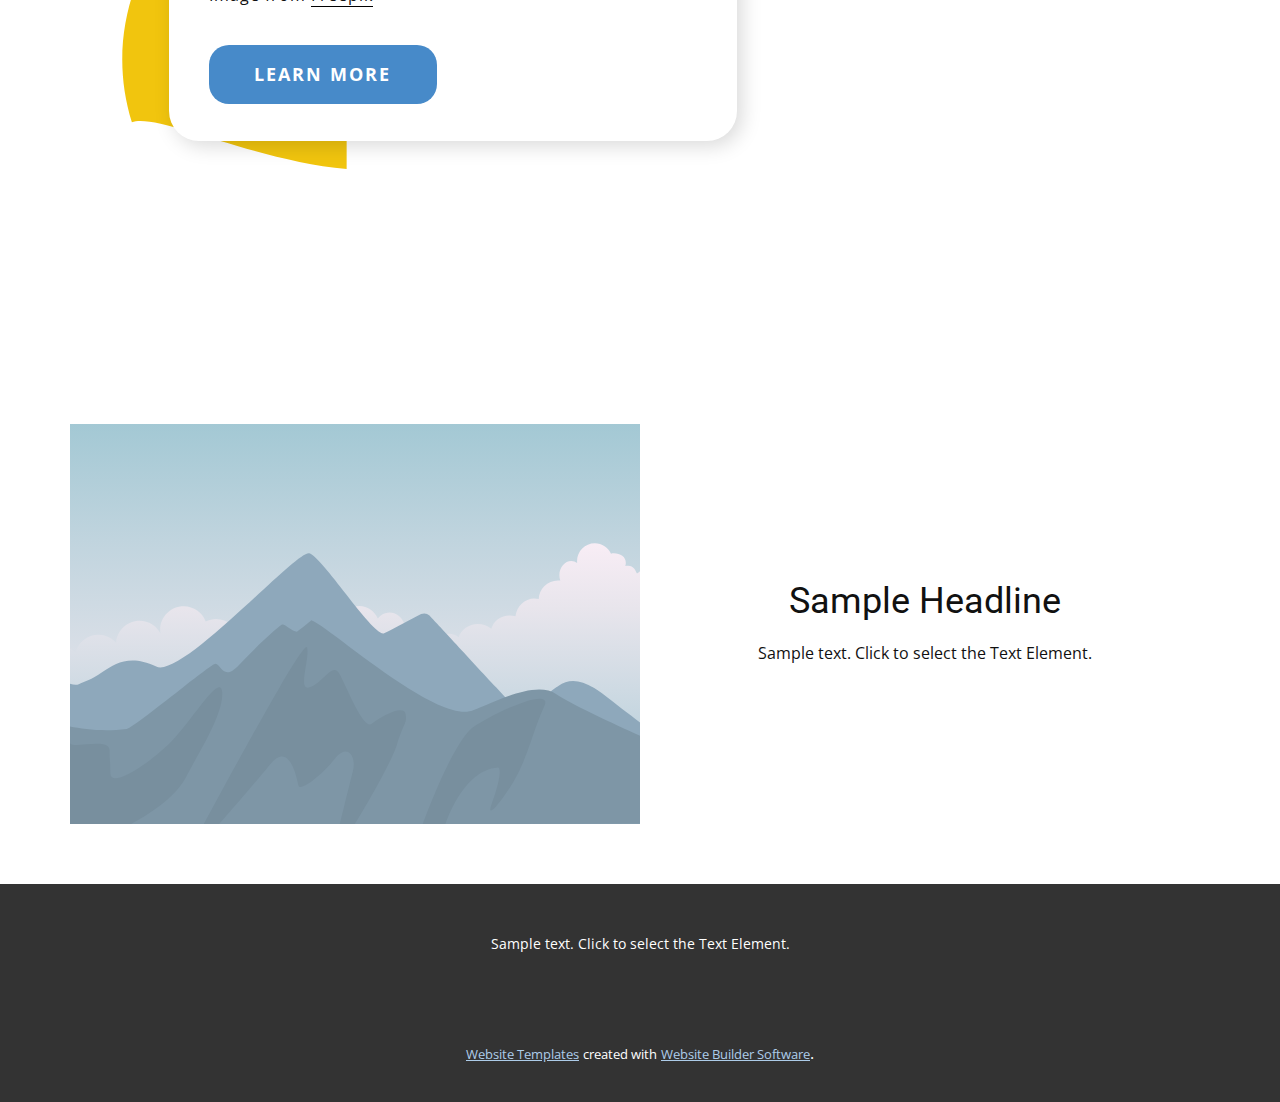
<file: Home.html>
<!DOCTYPE html>
<html style="font-size: 16px;" lang="en"><head>
    <meta name="viewport" content="width=device-width, initial-scale=1.0">
    <meta charset="utf-8">
    <meta name="keywords" content="INTUITIVE, ​The Institute for Effective Education">
    <meta name="description" content="">
    <title>Home</title>
    <link rel="stylesheet" href="nicepage.css" media="screen">
<link rel="stylesheet" href="Home.css" media="screen">
    <script class="u-script" type="text/javascript" src="jquery.js" defer=""></script>
    <script class="u-script" type="text/javascript" src="nicepage.js" defer=""></script>
    <meta name="generator" content="Nicepage 4.14.1, nicepage.com">
    <link id="u-theme-google-font" rel="stylesheet" href="https://fonts.googleapis.com/css?family=Roboto:100,100i,300,300i,400,400i,500,500i,700,700i,900,900i|Open+Sans:300,300i,400,400i,500,500i,600,600i,700,700i,800,800i">
    <link id="u-page-google-font" rel="stylesheet" href="https://fonts.googleapis.com/css?family=PT+Sans:400,400i,700,700i">
    
    
    
    
    <script type="application/ld+json">{
		"@context": "http://schema.org",
		"@type": "Organization",
		"name": "",
		"logo": "images/Total_Studyty-removebg-preview.png"
}</script>
    <meta name="theme-color" content="#478ac9">
    <meta property="og:title" content="Home">
    <meta property="og:type" content="website">
  </head>
  <body class="u-body u-xl-mode" data-lang="en"><header class="u-clearfix u-header u-header" id="sec-ffa2"><div class="u-clearfix u-sheet u-valign-middle u-sheet-1">
        <a href="https://nicepage.com" class="u-image u-logo u-image-1" data-image-width="154" data-image-height="151">
          <img src="images/Total_Studyty-removebg-preview.png" class="u-logo-image u-logo-image-1">
        </a>
        <p class="u-text u-text-default u-text-1">TOTAL STUDY</p>
        <nav class="u-menu u-menu-dropdown u-offcanvas u-menu-1">
          <div class="menu-collapse" style="font-size: 1rem; letter-spacing: 0px;">
            <a class="u-button-style u-custom-left-right-menu-spacing u-custom-padding-bottom u-custom-top-bottom-menu-spacing u-nav-link u-text-active-palette-1-base u-text-hover-palette-2-base" href="#">
              <svg class="u-svg-link" viewBox="0 0 24 24"><use xmlns:xlink="http://www.w3.org/1999/xlink" xlink:href="#menu-hamburger"></use></svg>
              <svg class="u-svg-content" version="1.1" id="menu-hamburger" viewBox="0 0 16 16" x="0px" y="0px" xmlns:xlink="http://www.w3.org/1999/xlink" xmlns="http://www.w3.org/2000/svg"><g><rect y="1" width="16" height="2"></rect><rect y="7" width="16" height="2"></rect><rect y="13" width="16" height="2"></rect>
</g></svg>
            </a>
          </div>
          <div class="u-nav-container">
            <ul class="u-nav u-unstyled u-nav-1"><li class="u-nav-item"><a class="u-button-style u-nav-link u-text-active-palette-1-base u-text-hover-palette-2-base" href="Home.html" style="padding: 10px 20px;">Home</a>
</li><li class="u-nav-item"><a class="u-button-style u-nav-link u-text-active-palette-1-base u-text-hover-palette-2-base" href="About.html" style="padding: 10px 20px;">About</a>
</li><li class="u-nav-item"><a class="u-button-style u-nav-link u-text-active-palette-1-base u-text-hover-palette-2-base" href="Contact.html" style="padding: 10px 20px;">Contact</a>
</li><li class="u-nav-item"><a class="u-button-style u-nav-link u-text-active-palette-1-base u-text-hover-palette-2-base" href="Page-1.html" style="padding: 10px 20px;">Page 1</a>
</li><li class="u-nav-item"><a class="u-button-style u-nav-link u-text-active-palette-1-base u-text-hover-palette-2-base" href="Page-2.html" style="padding: 10px 20px;">Page 2</a>
</li></ul>
          </div>
          <div class="u-nav-container-collapse">
            <div class="u-black u-container-style u-inner-container-layout u-opacity u-opacity-95 u-sidenav">
              <div class="u-inner-container-layout u-sidenav-overflow">
                <div class="u-menu-close"></div>
                <ul class="u-align-center u-nav u-popupmenu-items u-unstyled u-nav-2"><li class="u-nav-item"><a class="u-button-style u-nav-link" href="Home.html">Home</a>
</li><li class="u-nav-item"><a class="u-button-style u-nav-link" href="About.html">About</a>
</li><li class="u-nav-item"><a class="u-button-style u-nav-link" href="Contact.html">Contact</a>
</li><li class="u-nav-item"><a class="u-button-style u-nav-link" href="Page-1.html">Page 1</a>
</li><li class="u-nav-item"><a class="u-button-style u-nav-link" href="Page-2.html">Page 2</a>
</li></ul>
              </div>
            </div>
            <div class="u-black u-menu-overlay u-opacity u-opacity-70"></div>
          </div>
        </nav>
      </div></header>
    <section class="u-align-center u-clearfix u-image u-shading u-section-1" src="" data-image-width="256" data-image-height="256" id="sec-0e03">
      <div class="u-clearfix u-sheet u-valign-middle u-sheet-1">
        <h1 class="u-text u-text-default u-title u-text-1">INTUITIVE</h1>
        <p class="u-large-text u-text u-text-default u-text-variant u-text-2">Sample text. Lorem ipsum dolor sit amet, consectetur adipiscing elit nullam nunc justo sagittis suscipit ultrices.</p>
        <a href="#" class="u-btn u-button-style u-palette-2-base u-btn-1">Read More</a>
      </div>
    </section>
    <section class="u-align-center u-clearfix u-white u-section-2" id="carousel_173e">
      <div class="u-clearfix u-sheet u-valign-middle u-sheet-1">
        <div class="u-shape u-shape-svg u-text-palette-3-base u-shape-1">
          <svg class="u-svg-link" preserveAspectRatio="none" viewBox="0 0 160 150" style=""><use xmlns:xlink="http://www.w3.org/1999/xlink" xlink:href="#svg-1b21"></use></svg>
          <svg class="u-svg-content" viewBox="0 0 160 150" x="0px" y="0px" id="svg-1b21"><path d="M43.2,26.9c14.2,1.3,27.6,7,39.1,15.6c8.3,6.1,19.4,10.3,32.7,5.3c11.7-4.4,18.6-17.4,21-30.2c2.6-13.3,8.1-25.9,15.7-37.1
	c8.3-12.1,10.8-27.9,5.3-42.7C150.5,20.3,134.6,9,117,7.6C107.9,6.9,98.8,5,90.1,1.9C83-0.6,75-0.7,67.4,21
	c-9.9,3.7-17,11.6-20.1,21c-3.3,10.1-10.9,18-20.6,22.2c-0.1,0-0.1,0.1-0.2,0.1c-20.3,8.9-31,32-24.6,53.2
	C6.9,115.6,25.2,125.2,43.2,126.9z"></path></svg>
        </div>
        <div class="u-shape u-shape-svg u-text-palette-1-base u-shape-2">
          <svg class="u-svg-link" preserveAspectRatio="none" viewBox="0 0 160 120" style=""><use xmlns:xlink="http://www.w3.org/1999/xlink" xlink:href="#svg-9d97"></use></svg>
          <svg class="u-svg-content" viewBox="0 0 160 120" x="0px" y="0px" id="svg-9d97"><path d="M124.3,80.3c20.5-1.1,32-18.4,34.8-31.5c4.7-22.6-6.7-55.4-81.5-47.7c-124.8,12.7-75.1,145.7-16.9,114
	C99.9,93.7,86.4,82.3,124.3,80.3z"></path></svg>
        </div>
        <div class="u-expanded-width-xs u-image u-image-circle u-preserve-proportions u-image-1" data-image-width="1080" data-image-height="1080">
          <div class="u-preserve-proportions-child" style="padding-top: 100%;"></div>
        </div>
        <div class="u-align-left u-container-style u-group u-radius-30 u-shape-round u-white u-group-1">
          <div class="u-container-layout u-valign-middle u-container-layout-1">
            <h5 class="u-text u-text-default u-text-1"> effective education<br>
            </h5>
            <h2 class="u-text u-text-2"> The Institute for Effective Education</h2>
            <p class="u-text u-text-3">Image from <a href="https://www.freepik.com/photos/woman" class="u-active-none u-border-1 u-border-active-palette-2-base u-border-black u-border-hover-palette-2-base u-btn u-button-link u-button-style u-hover-none u-none u-text-body-color u-btn-1">Freepik</a>
            </p>
            <a href="https://nicepage.site" class="u-active-palette-1-light-1 u-border-none u-btn u-btn-round u-button-style u-hover-palette-1-light-1 u-palette-1-base u-radius-20 u-text-active-white u-text-body-alt-color u-text-hover-white u-btn-2">learn more</a>
          </div>
        </div>
      </div>
    </section>
    <section class="u-clearfix u-section-3" id="sec-9321">
      <div class="u-clearfix u-sheet u-sheet-1">
        <div class="u-clearfix u-expanded-width u-layout-wrap u-layout-wrap-1">
          <div class="u-layout">
            <div class="u-layout-row">
              <div class="u-container-style u-image u-layout-cell u-size-30 u-image-1" data-image-width="400" data-image-height="265">
                <div class="u-container-layout u-container-layout-1"></div>
              </div>
              <div class="u-align-center u-container-style u-layout-cell u-size-30 u-layout-cell-2">
                <div class="u-container-layout u-valign-middle u-container-layout-2">
                  <h2 class="u-text u-text-default u-text-1">Sample Headline</h2>
                  <p class="u-text u-text-default u-text-2">Sample text. Click to select the Text Element.</p>
                </div>
              </div>
            </div>
          </div>
        </div>
      </div>
    </section>
    
    
    <footer class="u-align-center u-clearfix u-footer u-grey-80 u-footer" id="sec-5375"><div class="u-clearfix u-sheet u-sheet-1">
        <p class="u-small-text u-text u-text-variant u-text-1">Sample text. Click to select the Text Element.</p>
      </div></footer>
    <section class="u-backlink u-clearfix u-grey-80">
      <a class="u-link" href="https://nicepage.com/website-templates" target="_blank">
        <span>Website Templates</span>
      </a>
      <p class="u-text">
        <span>created with</span>
      </p>
      <a class="u-link" href="" target="_blank">
        <span>Website Builder Software</span>
      </a>. 
    </section>
  
</body></html>
</file>
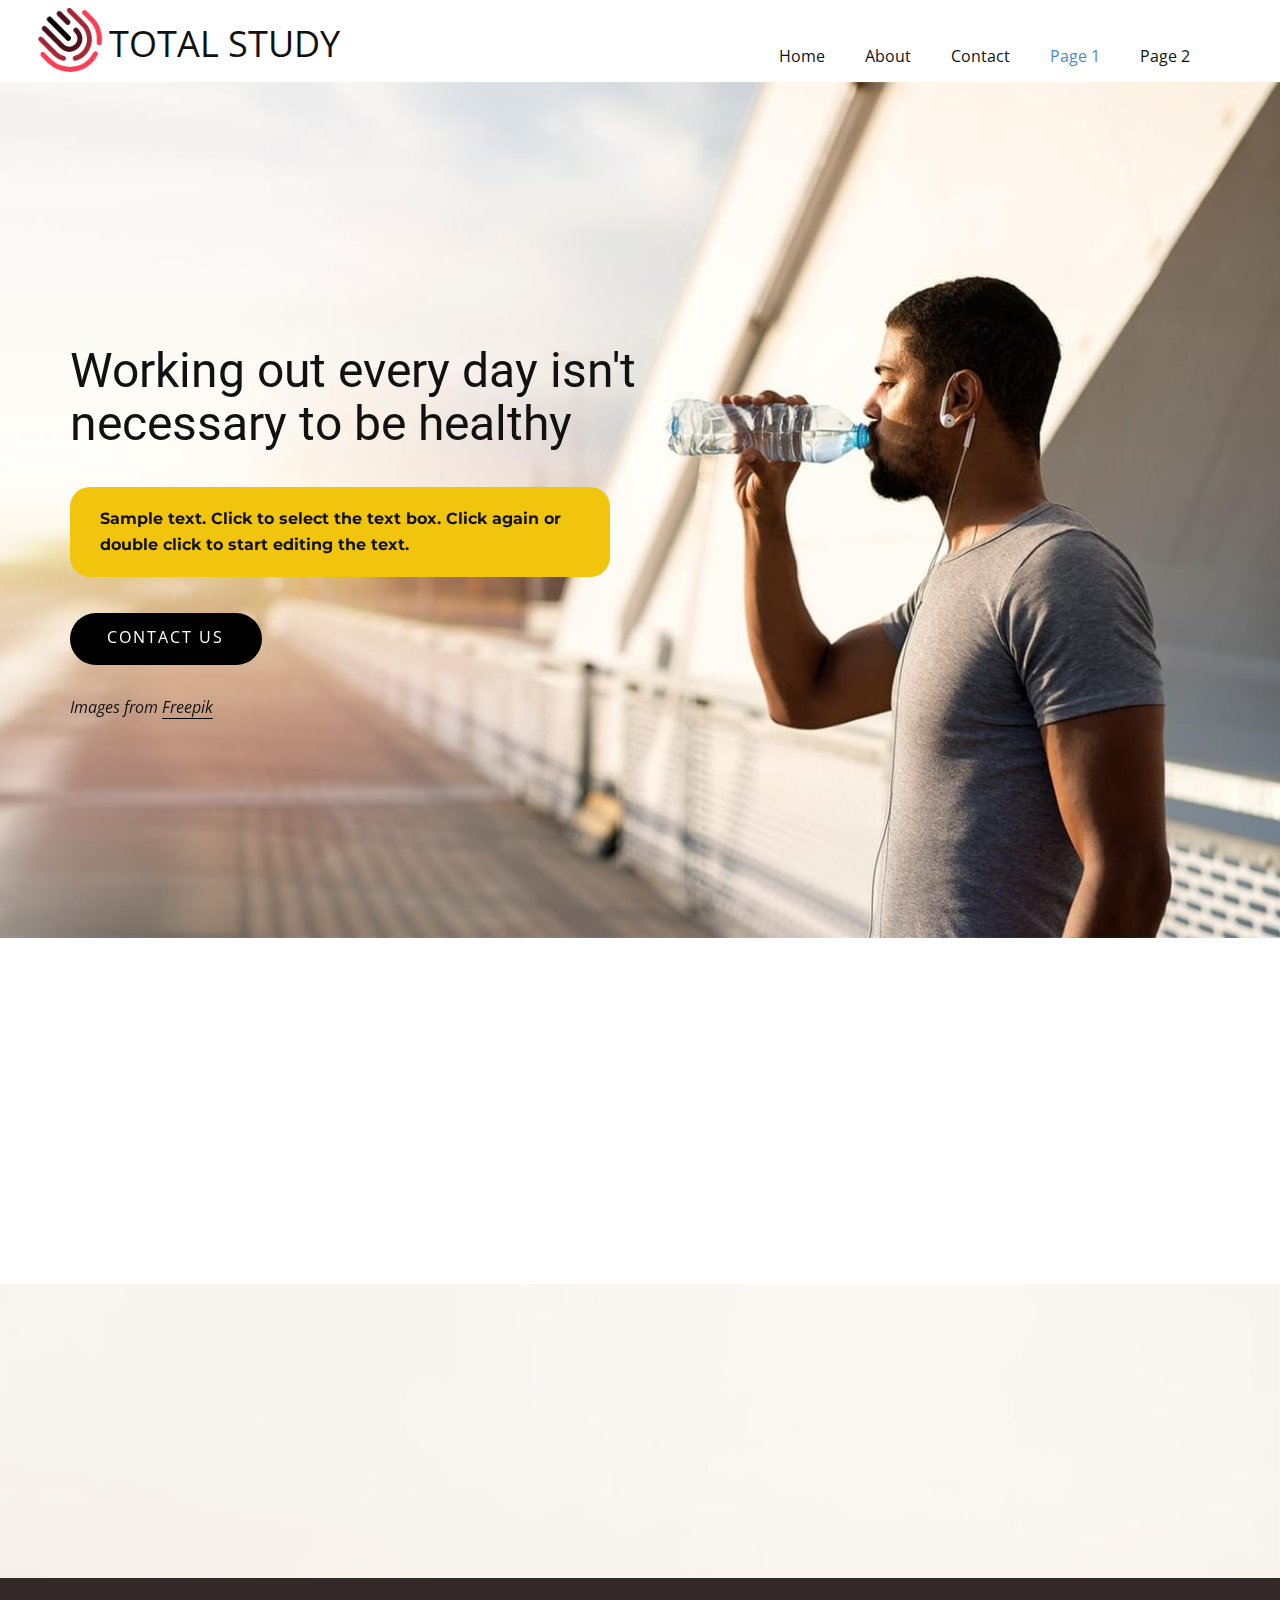
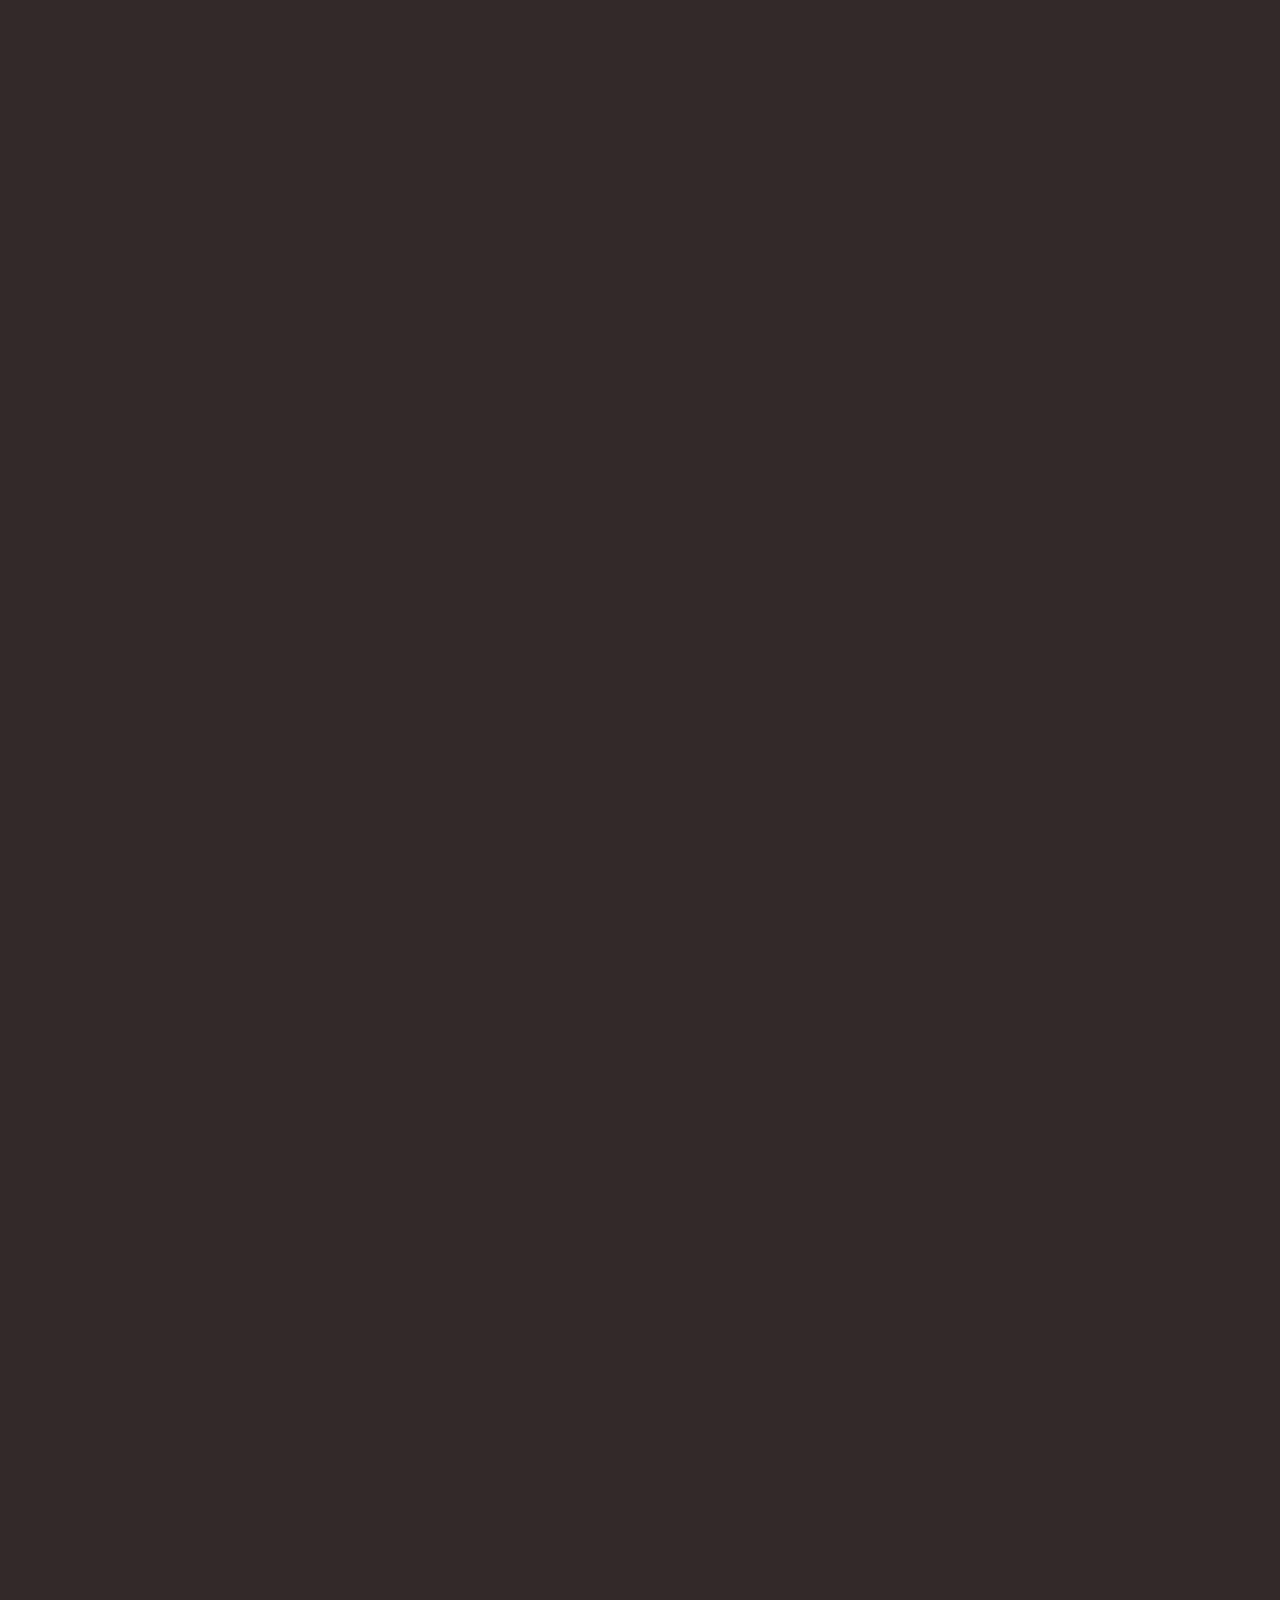
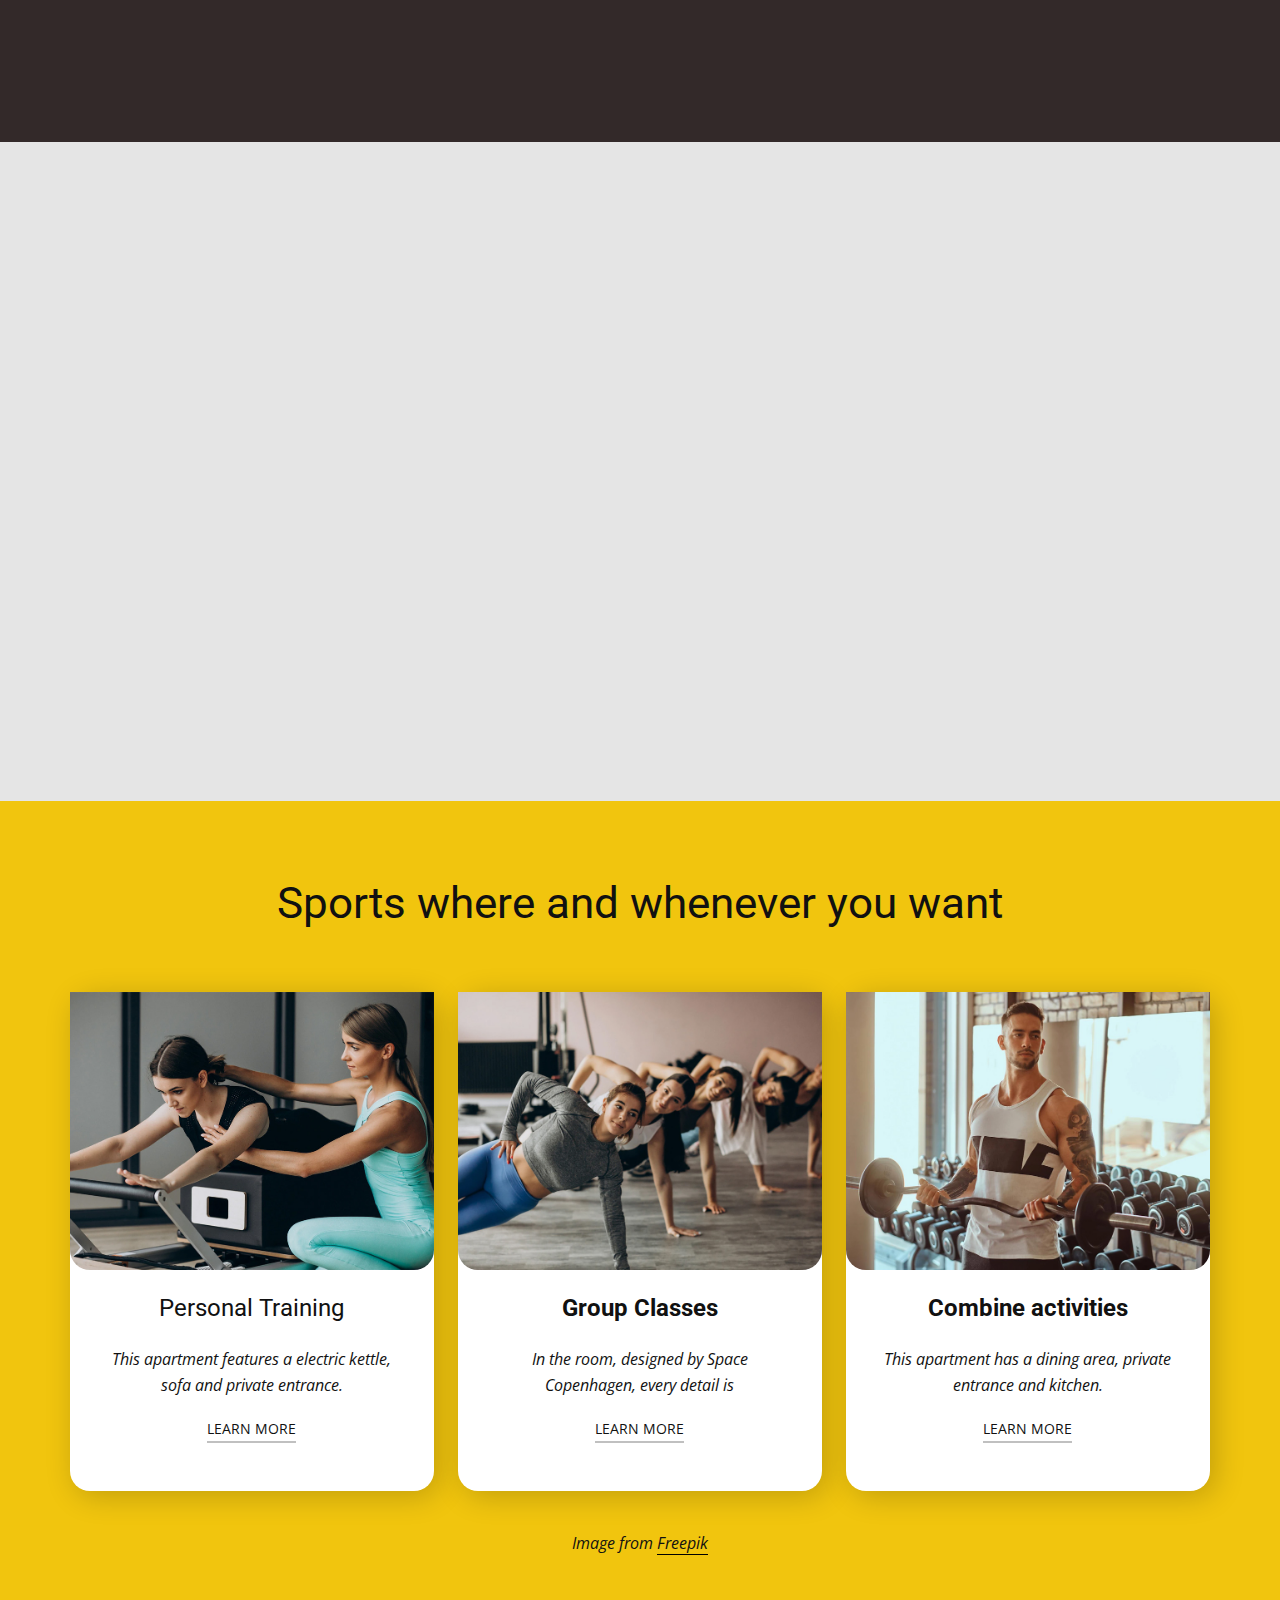
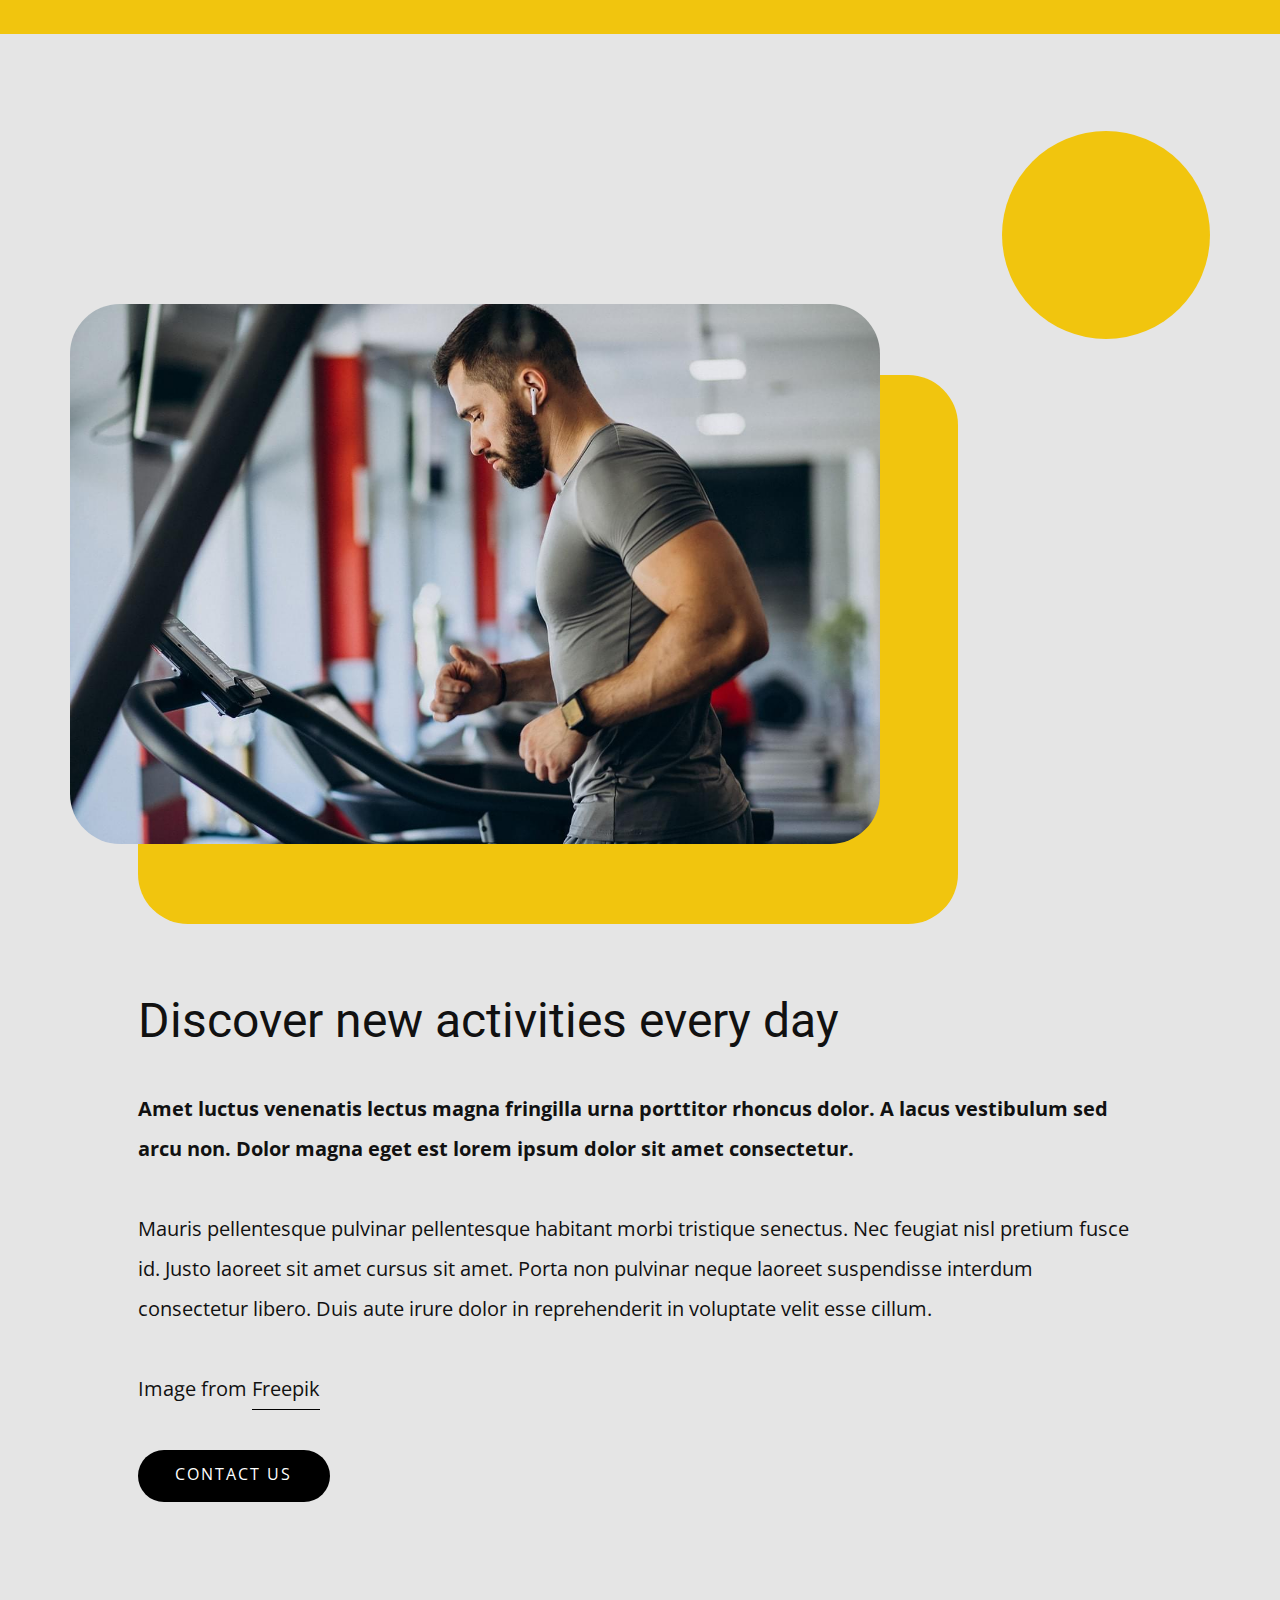
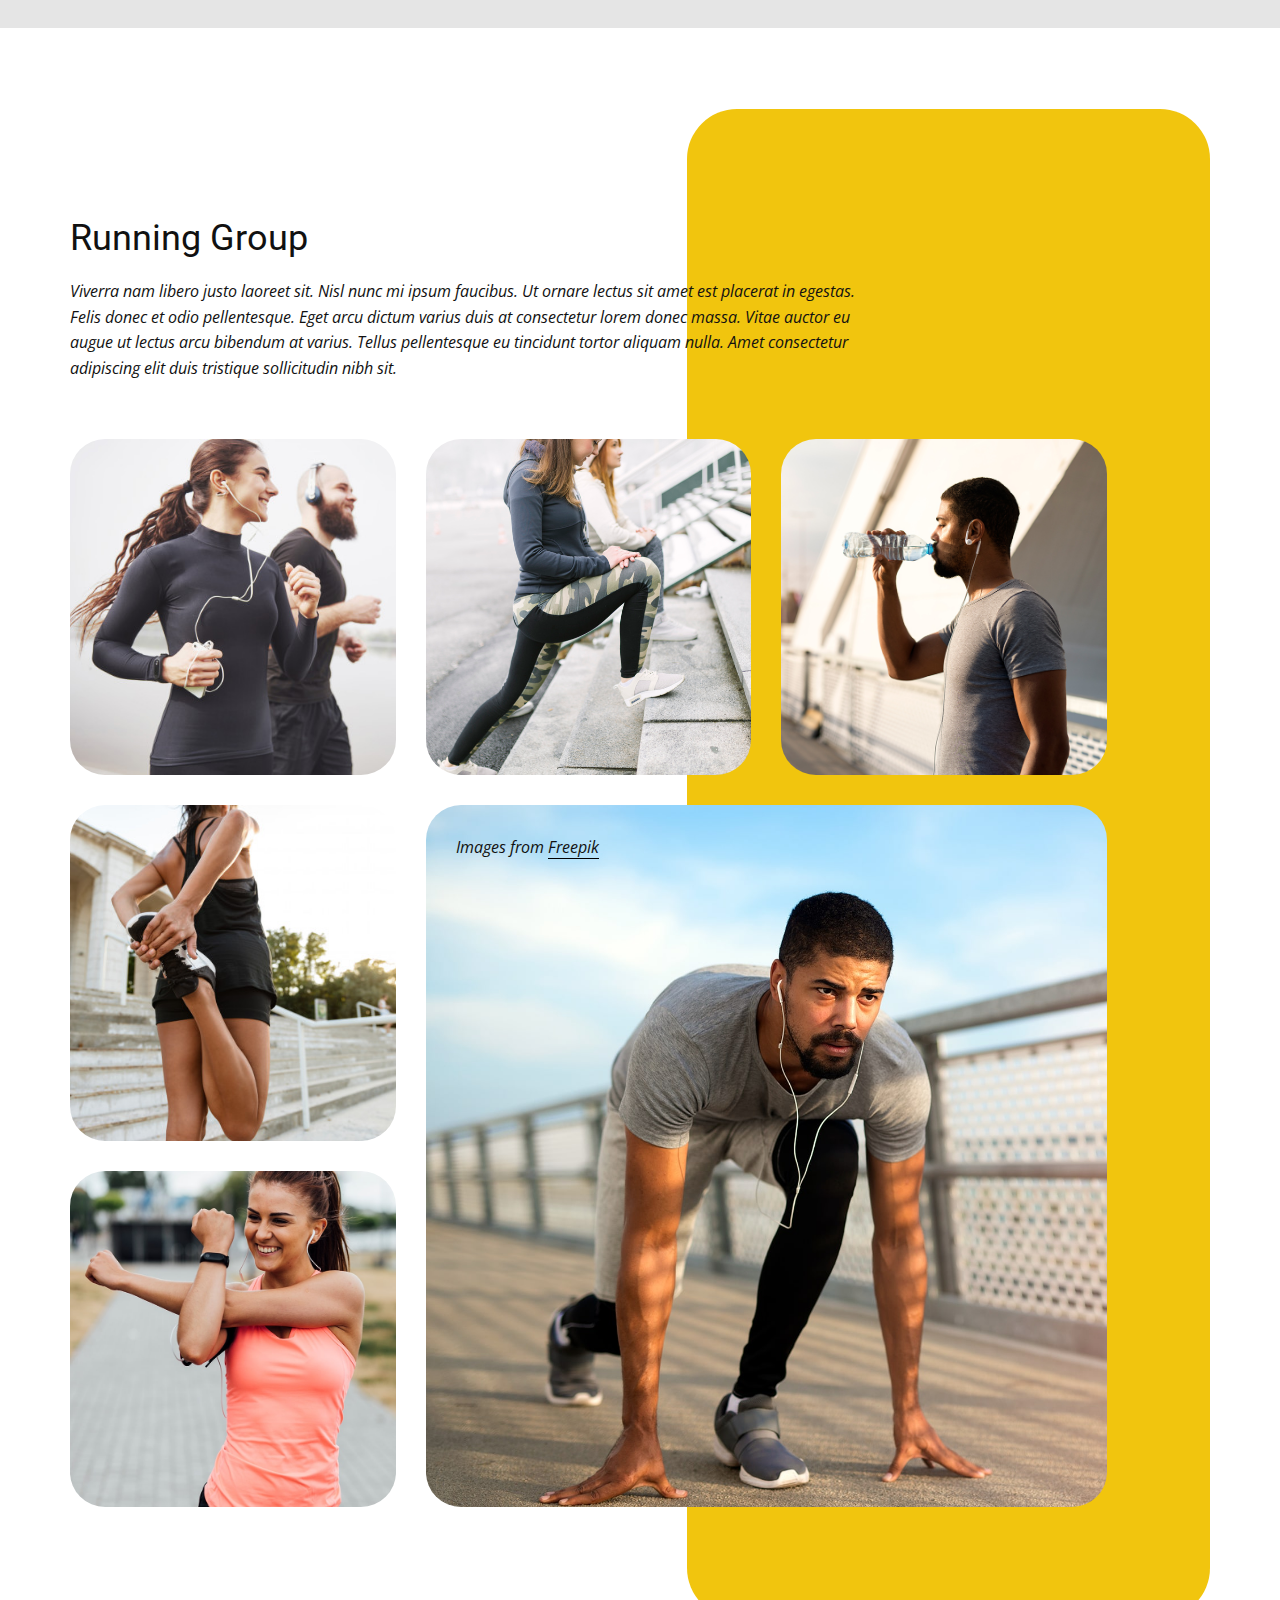
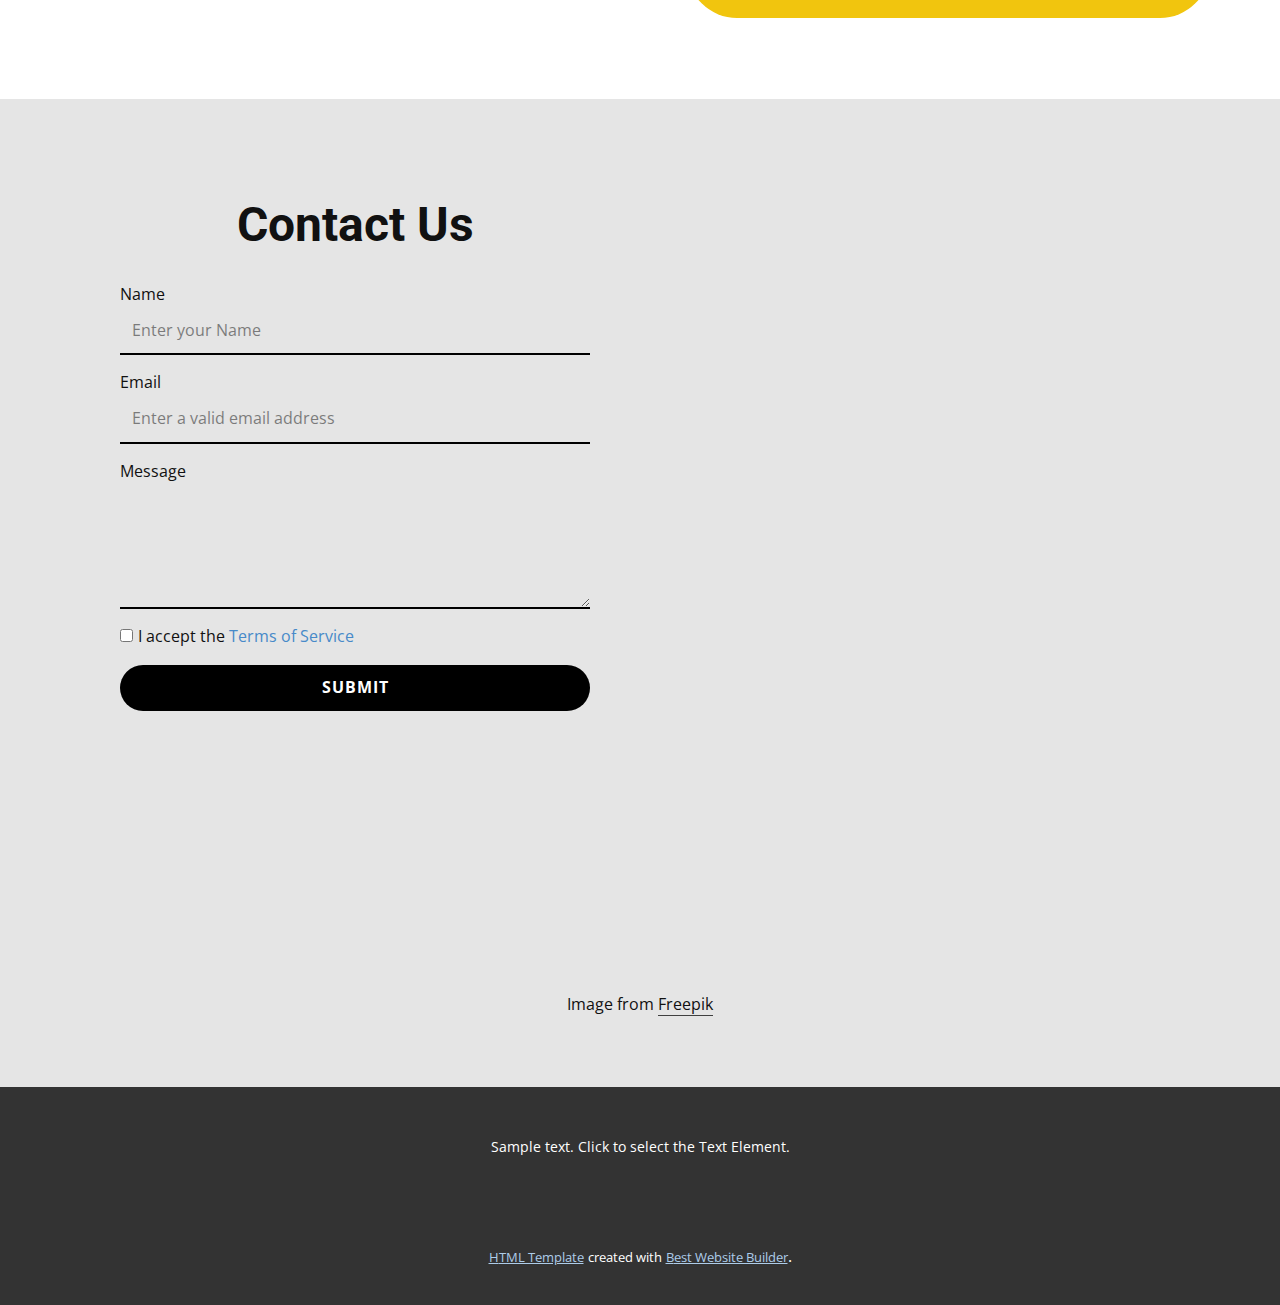
<file: Page-1.html>
<!DOCTYPE html>
<html style="font-size: 16px;" lang="en"><head>
    <meta name="viewport" content="width=device-width, initial-scale=1.0">
    <meta charset="utf-8">
    <meta name="keywords" content="​Working out every day isn&amp;apos;t necessary to be healthy, Make Fitness Fun, ​Sports where and whenever you want, ​Discover new activities every day, Running Group, Contact Us">
    <meta name="description" content="">
    <title>Page 1</title>
    <link rel="stylesheet" href="nicepage.css" media="screen">
<link rel="stylesheet" href="Page-1.css" media="screen">
    <script class="u-script" type="text/javascript" src="jquery.js" defer=""></script>
    <script class="u-script" type="text/javascript" src="nicepage.js" defer=""></script>
    <meta name="generator" content="Nicepage 4.14.1, nicepage.com">
    <link id="u-theme-google-font" rel="stylesheet" href="https://fonts.googleapis.com/css?family=Roboto:100,100i,300,300i,400,400i,500,500i,700,700i,900,900i|Open+Sans:300,300i,400,400i,500,500i,600,600i,700,700i,800,800i">
    <link id="u-page-google-font" rel="stylesheet" href="https://fonts.googleapis.com/css?family=Montserrat:100,100i,200,200i,300,300i,400,400i,500,500i,600,600i,700,700i,800,800i,900,900i|Montserrat:100,100i,200,200i,300,300i,400,400i,500,500i,600,600i,700,700i,800,800i,900,900i">
    
    
    
    
    
    
    
    
    
    <script type="application/ld+json">{
		"@context": "http://schema.org",
		"@type": "Organization",
		"name": "",
		"logo": "images/Total_Studyty-removebg-preview.png"
}</script>
    <meta name="theme-color" content="#478ac9">
    <meta property="og:title" content="Page 1">
    <meta property="og:type" content="website">
  </head>
  <body class="u-body u-xl-mode" data-lang="en"><header class="u-clearfix u-header u-header" id="sec-ffa2"><div class="u-clearfix u-sheet u-valign-middle u-sheet-1">
        <a href="https://nicepage.com" class="u-image u-logo u-image-1" data-image-width="154" data-image-height="151">
          <img src="images/Total_Studyty-removebg-preview.png" class="u-logo-image u-logo-image-1">
        </a>
        <p class="u-text u-text-default u-text-1">TOTAL STUDY</p>
        <nav class="u-menu u-menu-dropdown u-offcanvas u-menu-1">
          <div class="menu-collapse" style="font-size: 1rem; letter-spacing: 0px;">
            <a class="u-button-style u-custom-left-right-menu-spacing u-custom-padding-bottom u-custom-top-bottom-menu-spacing u-nav-link u-text-active-palette-1-base u-text-hover-palette-2-base" href="#">
              <svg class="u-svg-link" viewBox="0 0 24 24"><use xmlns:xlink="http://www.w3.org/1999/xlink" xlink:href="#menu-hamburger"></use></svg>
              <svg class="u-svg-content" version="1.1" id="menu-hamburger" viewBox="0 0 16 16" x="0px" y="0px" xmlns:xlink="http://www.w3.org/1999/xlink" xmlns="http://www.w3.org/2000/svg"><g><rect y="1" width="16" height="2"></rect><rect y="7" width="16" height="2"></rect><rect y="13" width="16" height="2"></rect>
</g></svg>
            </a>
          </div>
          <div class="u-nav-container">
            <ul class="u-nav u-unstyled u-nav-1"><li class="u-nav-item"><a class="u-button-style u-nav-link u-text-active-palette-1-base u-text-hover-palette-2-base" href="Home.html" style="padding: 10px 20px;">Home</a>
</li><li class="u-nav-item"><a class="u-button-style u-nav-link u-text-active-palette-1-base u-text-hover-palette-2-base" href="About.html" style="padding: 10px 20px;">About</a>
</li><li class="u-nav-item"><a class="u-button-style u-nav-link u-text-active-palette-1-base u-text-hover-palette-2-base" href="Contact.html" style="padding: 10px 20px;">Contact</a>
</li><li class="u-nav-item"><a class="u-button-style u-nav-link u-text-active-palette-1-base u-text-hover-palette-2-base" href="Page-1.html" style="padding: 10px 20px;">Page 1</a>
</li><li class="u-nav-item"><a class="u-button-style u-nav-link u-text-active-palette-1-base u-text-hover-palette-2-base" href="Page-2.html" style="padding: 10px 20px;">Page 2</a>
</li></ul>
          </div>
          <div class="u-nav-container-collapse">
            <div class="u-black u-container-style u-inner-container-layout u-opacity u-opacity-95 u-sidenav">
              <div class="u-inner-container-layout u-sidenav-overflow">
                <div class="u-menu-close"></div>
                <ul class="u-align-center u-nav u-popupmenu-items u-unstyled u-nav-2"><li class="u-nav-item"><a class="u-button-style u-nav-link" href="Home.html">Home</a>
</li><li class="u-nav-item"><a class="u-button-style u-nav-link" href="About.html">About</a>
</li><li class="u-nav-item"><a class="u-button-style u-nav-link" href="Contact.html">Contact</a>
</li><li class="u-nav-item"><a class="u-button-style u-nav-link" href="Page-1.html">Page 1</a>
</li><li class="u-nav-item"><a class="u-button-style u-nav-link" href="Page-2.html">Page 2</a>
</li></ul>
              </div>
            </div>
            <div class="u-black u-menu-overlay u-opacity u-opacity-70"></div>
          </div>
        </nav>
      </div></header> 
    <section class="u-clearfix u-image u-section-1" id="sec-0969" data-image-width="1920" data-image-height="907">
      <div class="u-align-left u-clearfix u-sheet u-sheet-1">
        <h1 class="u-text u-text-1" data-animation-name="customAnimationIn" data-animation-duration="1500"> Working out every day isn't necessary to be healthy</h1>
        <div class="u-container-style u-group u-palette-3-base u-radius-20 u-shape-round u-group-1" data-animation-name="customAnimationIn" data-animation-duration="1500" data-animation-delay="250">
          <div class="u-container-layout u-valign-middle u-container-layout-1">
            <p class="u-custom-font u-font-montserrat u-text u-text-default u-text-2">Sample text. Click to select the text box. Click again or double click to start editing the text.</p>
          </div>
        </div>
        <a href="https://nicepage.best" class="u-active-white u-black u-border-none u-btn u-btn-round u-button-style u-hover-white u-radius-50 u-text-active-black u-text-body-alt-color u-text-hover-black u-btn-1" data-animation-name="customAnimationIn" data-animation-duration="1500" data-animation-delay="500">Contact us</a>
        <p class="u-text u-text-body-color u-text-default u-text-3" data-animation-name="customAnimationIn" data-animation-duration="1500" data-animation-delay="750">Images from <a href="https://www.freepik.com/" class="u-border-1 u-border-active-grey-70 u-border-black u-border-hover-grey-70 u-border-no-left u-border-no-right u-border-no-top u-bottom-left-radius-0 u-bottom-right-radius-0 u-btn u-button-link u-button-style u-none u-radius-0 u-text-body-color u-top-left-radius-0 u-top-right-radius-0 u-btn-2" target="_blank">Freepik</a>
        </p>
      </div>
    </section>
    <section class="u-align-center u-clearfix u-section-2" id="sec-63b1">
      <h2 class="u-text u-text-default u-text-1" data-animation-name="customAnimationIn" data-animation-duration="1500">Make Fitness Fun</h2>
      <p class="u-text u-text-default u-text-2" data-animation-name="customAnimationIn" data-animation-duration="1500" data-animation-delay="1000">Images from <a href="https://www.freepik.com/photos/mockup" class="u-border-1 u-border-active-grey-60 u-border-black u-border-hover-grey-60 u-btn u-button-link u-button-style u-none u-text-body-color u-btn-1">Freepik</a>
      </p>
      <img class="u-expanded-width u-image u-image-1" src="images/8c522238-80fb-718b-b7c2-9e6e5412e12b.jpg" data-image-width="1843" data-image-height="1080">
      <div class="u-list u-list-1">
        <div class="u-repeater u-repeater-1">
          <div class="u-align-center u-container-style u-custom-border u-list-item u-radius-20 u-repeater-item u-shape-round u-white u-list-item-1" data-animation-name="customAnimationIn" data-animation-duration="1500">
            <div class="u-container-layout u-similar-container u-container-layout-1"><span class="u-file-icon u-icon u-icon-circle u-palette-3-base u-text-black u-icon-1" data-animation-name="customAnimationIn" data-animation-duration="1500" data-animation-delay="0"><img src="images/3048342.png" alt=""></span>
              <h4 class="u-custom-font u-font-montserrat u-text u-text-default u-text-3" data-animation-name="customAnimationIn" data-animation-duration="1500" data-animation-delay="500">Fitness classes</h4>
              <p class="u-custom-item u-text u-text-grey-40 u-text-4" data-animation-name="customAnimationIn" data-animation-duration="1500" data-animation-delay="750">Sample text. Click to select the text box. Click again or double click to start editing the text.</p>
            </div>
          </div>
          <div class="u-align-center u-container-style u-custom-border u-list-item u-radius-20 u-repeater-item u-shape-round u-white u-list-item-2" data-animation-name="customAnimationIn" data-animation-duration="1500">
            <div class="u-container-layout u-similar-container u-container-layout-2"><span class="u-file-icon u-icon u-icon-circle u-palette-3-base u-text-black u-icon-2" data-animation-name="customAnimationIn" data-animation-duration="1500" data-animation-delay="0"><img src="images/2843746.png" alt=""></span>
              <h4 class="u-custom-font u-font-montserrat u-text u-text-default u-text-5" data-animation-name="customAnimationIn" data-animation-duration="1500" data-animation-delay="500">Cardio Classes</h4>
              <p class="u-custom-item u-text u-text-grey-40 u-text-6" data-animation-name="customAnimationIn" data-animation-duration="1500" data-animation-delay="750">Sample text. Click to select the text box. Click again or double click to start editing the text.</p>
            </div>
          </div>
          <div class="u-align-center u-container-style u-custom-border u-list-item u-radius-20 u-repeater-item u-shape-round u-white u-list-item-3" data-animation-name="customAnimationIn" data-animation-duration="1500">
            <div class="u-container-layout u-similar-container u-container-layout-3"><span class="u-file-icon u-icon u-icon-circle u-palette-3-base u-text-black u-icon-3" data-animation-name="customAnimationIn" data-animation-duration="1500" data-animation-delay="0"><img src="images/2647603.png" alt=""></span>
              <h4 class="u-custom-font u-font-montserrat u-text u-text-default u-text-7" data-animation-name="customAnimationIn" data-animation-duration="1500" data-animation-delay="500">Yoga &amp; Pilates</h4>
              <p class="u-custom-item u-text u-text-grey-40 u-text-8" data-animation-name="customAnimationIn" data-animation-duration="1750" data-animation-delay="500">Sample text. Click to select the text box. Click again or double click to start editing the text.</p>
            </div>
          </div>
        </div>
      </div>
    </section>
    <section class="u-clearfix u-palette-2-dark-3 u-section-3" id="carousel_a8d9">
      <div class="u-clearfix u-sheet u-valign-middle-lg u-valign-middle-md u-valign-middle-xl u-valign-middle-xs u-sheet-1">
        <img class="u-image u-image-round u-radius-50 u-image-1" src="images/29ce057e-fc95-a8ed-3bc3-c3f0a0f5fd65.jpg" alt="" data-image-width="1380" data-image-height="920" data-animation-name="customAnimationIn" data-animation-duration="1500" data-animation-delay="500">
        <img class="u-image u-image-round u-radius-50 u-image-2" src="images/d508e692-b50f-f1b4-3b5e-9121e2822281.jpg" data-image-width="1000" data-image-height="729" data-animation-name="customAnimationIn" data-animation-duration="1500">
        <img class="u-image u-image-round u-radius-50 u-image-3" src="images/6bec0379-7980-a666-39fd-04c29f051820.jpg" data-image-width="900" data-image-height="876" data-animation-name="customAnimationIn" data-animation-duration="1500" data-animation-delay="500">
        <img class="u-image u-image-round u-radius-50 u-image-4" src="images/ffff-39.jpg" data-image-width="1380" data-image-height="920" data-animation-name="customAnimationIn" data-animation-duration="1500" data-animation-delay="250">
        <div class="u-palette-3-base u-shape u-shape-circle u-shape-1" data-animation-name="customAnimationIn" data-animation-duration="1500"></div>
        <div class="u-align-center u-container-style u-group u-shape-rectangle u-group-1" data-animation-name="customAnimationIn" data-animation-duration="1500" data-animation-delay="500">
          <div class="u-container-layout u-valign-middle u-container-layout-1">
            <h3 class="u-text u-text-body-color u-text-1"> Unlimited fitness, yoga, swimming, bouldering, dancing &amp; more</h3>
            <p class="u-text u-text-body-color u-text-2">Images from <a href="https://www.freepik.com/photos/kilimanjaro" class="u-active-none u-border-1 u-border-active-grey-60 u-border-black u-border-hover-grey-60 u-btn u-button-link u-button-style u-hover-none u-none u-text-body-color u-btn-1" target="_blank">Freepik</a>
            </p>
            <a href="https://nicepage.best" class="u-active-white u-black u-border-none u-btn u-btn-round u-button-style u-hover-white u-radius-50 u-text-active-black u-text-body-alt-color u-text-hover-black u-btn-2">Contact us</a>
          </div>
        </div>
      </div>
    </section>
    <section class="u-clearfix u-grey-10 u-valign-top-lg u-valign-top-xs u-section-4" id="carousel_062d">
      <div class="u-expanded-width u-palette-2-dark-3 u-shape u-shape-rectangle u-shape-1"></div>
      <div class="u-palette-3-base u-radius-50 u-shape u-shape-round u-shape-2" data-animation-name="customAnimationIn" data-animation-duration="1500" data-animation-delay="500"></div>
      <img src="images/hhhh.jpg" alt="" class="u-image u-image-round u-radius-50 u-image-1" data-image-width="1380" data-image-height="920" data-animation-name="customAnimationIn" data-animation-duration="1500" data-animation-delay="0">
      <div class="u-list u-list-1">
        <div class="u-repeater u-repeater-1">
          <div class="u-container-style u-list-item u-radius-20 u-repeater-item u-shape-round u-white u-list-item-1" data-animation-name="customAnimationIn" data-animation-duration="1500" data-animation-direction="" data-animation-delay="500">
            <div class="u-container-layout u-similar-container u-container-layout-1"><span class="u-file-icon u-icon u-text-palette-3-base u-icon-1" data-animation-name="customAnimationIn" data-animation-duration="1500" data-animation-delay="750"><img src="images/7998511.png" alt=""></span>
              <p class="u-text u-text-1">Sample text. Click to select the text box. Click again or double click to start editing the text.&nbsp;Duis aute irure dolor in reprehenderit in voluptate velit esse cillum dolore eu fugiat nulla pariatur. </p>
            </div>
          </div>
          <div class="u-container-style u-list-item u-radius-20 u-repeater-item u-shape-round u-white u-list-item-2" data-animation-name="customAnimationIn" data-animation-duration="1500" data-animation-direction="" data-animation-delay="500">
            <div class="u-container-layout u-similar-container u-container-layout-2"><span class="u-file-icon u-icon u-text-palette-3-base u-icon-2" data-animation-name="customAnimationIn" data-animation-duration="1500" data-animation-delay="750"><img src="images/1442912.png" alt=""></span>
              <p class="u-text u-text-2">Sample text. Click to select the text box. Click again or double click to start editing the text.&nbsp;Duis aute irure dolor in reprehenderit in voluptate velit esse cillum dolore eu fugiat nulla pariatur. </p>
            </div>
          </div>
          <div class="u-container-style u-list-item u-radius-20 u-repeater-item u-shape-round u-white u-list-item-3" data-animation-name="customAnimationIn" data-animation-duration="1500" data-animation-direction="" data-animation-delay="500">
            <div class="u-container-layout u-similar-container u-container-layout-3"><span class="u-file-icon u-icon u-text-palette-3-base u-icon-3" data-animation-name="customAnimationIn" data-animation-duration="1500" data-animation-delay="750"><img src="images/1442912.png" alt=""></span>
              <p class="u-text u-text-3">Sample text. Click to select the text box. Click again or double click to start editing the text.&nbsp;Duis aute irure dolor in reprehenderit in voluptate velit esse cillum dolore eu fugiat nulla pariatur. </p>
            </div>
          </div>
        </div>
      </div>
      <p class="u-align-right u-text u-text-4" data-animation-name="customAnimationIn" data-animation-duration="1750" data-animation-delay="750">Image from <a href="https://www.freepik.com/photos/woman" class="u-active-none u-border-1 u-border-black u-btn u-button-link u-button-style u-hover-none u-none u-radius-0 u-text-body-color u-btn-1" target="_blank">Freepik</a>
      </p>
    </section>
    <section class="u-align-center u-clearfix u-palette-3-base u-section-5" id="sec-c9c6">
      <div class="u-clearfix u-sheet u-valign-middle u-sheet-1">
        <h2 class="u-text u-text-default-lg u-text-default-md u-text-default-xl u-text-1"> Sports where and whenever you want</h2>
        <div class="u-expanded-width u-list u-list-1">
          <div class="u-repeater u-repeater-1">
            <div class="u-align-center u-container-style u-list-item u-radius-20 u-repeater-item u-shape-round u-video-cover u-white u-list-item-1">
              <div class="u-container-layout u-similar-container u-container-layout-1">
                <img alt="" class="u-bottom-left-radius-20 u-bottom-right-radius-20 u-expanded-width u-image u-image-round u-image-1" src="images/h.jpg" data-image-width="1000" data-image-height="667">
                <h4 class="u-text u-text-default u-text-2"> Personal Training</h4>
                <p class="u-text u-text-3">This apartment features a electric kettle, sofa and private entrance.</p>
                <a href="https://nicepage.cc" class="u-border-2 u-border-active-palette-3-base u-border-grey-25 u-border-hover-palette-3-base u-border-no-left u-border-no-right u-border-no-top u-bottom-left-radius-0 u-bottom-right-radius-0 u-btn u-button-style u-none u-radius-0 u-text-body-color u-top-left-radius-0 u-top-right-radius-0 u-btn-1">Learn more</a>
              </div>
            </div>
            <div class="u-align-center u-container-style u-list-item u-radius-20 u-repeater-item u-shape-round u-video-cover u-white u-list-item-2">
              <div class="u-container-layout u-similar-container u-container-layout-2">
                <img alt="" class="u-bottom-left-radius-20 u-bottom-right-radius-20 u-expanded-width u-image u-image-round u-image-2" src="images/jjjjj.jpg" data-image-width="1000" data-image-height="667">
                <h4 class="u-text u-text-default u-text-4">Group Classes</h4>
                <p class="u-text u-text-5">In the room, designed by Space Copenhagen, every detail is</p>
                <a href="https://nicepage.cc" class="u-border-2 u-border-active-palette-3-base u-border-grey-25 u-border-hover-palette-3-base u-border-no-left u-border-no-right u-border-no-top u-bottom-left-radius-0 u-bottom-right-radius-0 u-btn u-button-style u-none u-radius-0 u-text-body-color u-top-left-radius-0 u-top-right-radius-0 u-btn-2">Learn more</a>
              </div>
            </div>
            <div class="u-align-center u-container-style u-list-item u-radius-20 u-repeater-item u-shape-round u-white u-list-item-3">
              <div class="u-container-layout u-similar-container u-container-layout-3">
                <img alt="" class="u-bottom-left-radius-20 u-bottom-right-radius-20 u-expanded-width u-image u-image-round u-image-3" src="images/hhhh1.jpg" data-image-width="1000" data-image-height="667">
                <h4 class="u-text u-text-default u-text-6"> Combine activities</h4>
                <p class="u-text u-text-7">This apartment has a dining area, private entrance and kitchen.</p>
                <a href="https://nicepage.cc" class="u-border-2 u-border-active-palette-3-base u-border-grey-25 u-border-hover-palette-3-base u-border-no-left u-border-no-right u-border-no-top u-bottom-left-radius-0 u-bottom-right-radius-0 u-btn u-button-style u-none u-radius-0 u-text-body-color u-top-left-radius-0 u-top-right-radius-0 u-btn-3">Learn more</a>
              </div>
            </div>
          </div>
        </div>
        <p class="u-text u-text-body-color u-text-default u-text-8">Image from <a href="https://www.freepik.com/photos/people" class="u-border-1 u-border-active-grey-70 u-border-black u-border-hover-grey-70 u-border-no-left u-border-no-right u-border-no-top u-bottom-left-radius-0 u-bottom-right-radius-0 u-btn u-button-link u-button-style u-none u-radius-0 u-text-body-color u-top-left-radius-0 u-top-right-radius-0 u-btn-4" target="_blank">Freepik</a>
        </p>
      </div>
    </section>
    <section class="u-clearfix u-grey-10 u-section-6" id="carousel_2c69">
      <div class="u-clearfix u-sheet u-valign-middle u-sheet-1">
        <div class="u-palette-3-base u-shape u-shape-circle u-shape-1"></div>
        <div class="u-palette-3-base u-radius-50 u-shape u-shape-round u-shape-2"></div>
        <img class="u-align-left u-image u-image-round u-radius-50 u-image-1" alt="" data-image-width="1380" data-image-height="920" src="images/nbnb-min.jpg">
        <div class="u-align-left u-container-style u-group u-shape-rectangle u-group-1">
          <div class="u-container-layout u-valign-top u-container-layout-1">
            <h2 class="u-text u-text-default u-text-1"> Discover new activities every day<br>
            </h2>
            <p class="u-text u-text-2">
              <span style="font-weight: 700;">Amet luctus venenatis lectus magna fringilla urna porttitor rhoncus dolor. A lacus vestibulum sed arcu non. Dolor magna eget est lorem ipsum dolor sit amet consectetur.&nbsp;</span>
              <br>
              <br>Mauris pellentesque pulvinar pellentesque habitant morbi tristique senectus. Nec feugiat nisl pretium fusce id. Justo laoreet sit amet cursus sit amet. Porta non pulvinar neque laoreet suspendisse interdum consectetur libero.&nbsp;Duis aute irure dolor in reprehenderit in voluptate velit esse cillum. <br>
              <br>Image from <a href="https://freepik.com/photos/man" class="u-border-1 u-border-active-grey-60 u-border-black u-border-hover-grey-60 u-btn u-button-style u-none u-text-body-color u-btn-1" target="_blank">Freepik</a>
            </p>
            <a href="https://nicepage.best" class="u-active-palette-3-base u-black u-border-active-black u-border-hover-black u-border-none u-btn u-btn-round u-button-style u-hover-palette-3-base u-radius-50 u-text-active-black u-text-body-alt-color u-text-hover-black u-btn-2">Contact us</a>
          </div>
        </div>
      </div>
    </section>
    <section class="u-clearfix u-section-7" id="carousel_6b42">
      <div class="u-clearfix u-sheet u-valign-middle u-sheet-1">
        <div class="u-palette-3-base u-radius-50 u-shape u-shape-round u-shape-1"></div>
        <div class="u-align-left u-container-style u-group u-group-1">
          <div class="u-container-layout u-valign-middle u-container-layout-1">
            <h2 class="u-text u-text-1">Running Group</h2>
            <p class="u-text u-text-2">Viverra nam libero justo laoreet sit. Nisl nunc mi ipsum faucibus. Ut ornare lectus sit amet est placerat in egestas. Felis donec et odio pellentesque. Eget arcu dictum varius duis at consectetur lorem donec massa. Vitae auctor eu augue ut lectus arcu bibendum at varius. Tellus pellentesque eu tincidunt tortor aliquam nulla. Amet consectetur adipiscing elit duis tristique sollicitudin nibh sit.</p>
          </div>
        </div>
        <div class="u-clearfix u-gutter-30 u-layout-wrap u-layout-wrap-1">
          <div class="u-gutter-0 u-layout">
            <div class="u-layout-col">
              <div class="u-size-20">
                <div class="u-layout-row">
                  <div class="u-container-style u-image u-image-round u-layout-cell u-left-cell u-radius-50 u-size-20 u-size-20-md u-image-1">
                    <div class="u-container-layout"></div>
                  </div>
                  <div class="u-container-style u-image u-image-round u-layout-cell u-radius-50 u-size-20 u-size-20-md u-image-2">
                    <div class="u-container-layout"></div>
                  </div>
                  <div class="u-container-style u-image u-image-round u-layout-cell u-radius-50 u-right-cell u-size-20 u-size-20-md u-image-3" data-image-width="800" data-image-height="759">
                    <div class="u-container-layout"></div>
                  </div>
                </div>
              </div>
              <div class="u-size-40">
                <div class="u-layout-row">
                  <div class="u-size-20">
                    <div class="u-layout-col">
                      <div class="u-container-style u-image u-image-round u-layout-cell u-left-cell u-radius-50 u-size-30 u-image-4">
                        <div class="u-container-layout"></div>
                      </div>
                      <div class="u-container-style u-image u-image-round u-layout-cell u-left-cell u-radius-50 u-size-30 u-image-5" data-image-width="800" data-image-height="996">
                        <div class="u-container-layout"></div>
                      </div>
                    </div>
                  </div>
                  <div class="u-size-40">
                    <div class="u-layout-row">
                      <div class="u-container-style u-image u-image-round u-layout-cell u-radius-50 u-right-cell u-size-60 u-image-6">
                        <div class="u-container-layout u-valign-top u-container-layout-7">
                          <p class="u-text u-text-3">Images from <a href="https://www.freepik.com/" class="u-border-1 u-border-black u-btn u-button-link u-button-style u-none u-text-body-color u-btn-1" target="_blank">Freepik</a>
                          </p>
                        </div>
                      </div>
                    </div>
                  </div>
                </div>
              </div>
            </div>
          </div>
        </div>
      </div>
    </section>
    <section class="u-clearfix u-grey-10 u-section-8" id="carousel_efca">
      <div class="u-clearfix u-sheet u-valign-middle u-sheet-1">
        <div class="u-clearfix u-expanded-width u-layout-wrap u-layout-wrap-1">
          <div class="u-layout">
            <div class="u-layout-row">
              <div class="u-align-center u-container-style u-layout-cell u-size-30 u-layout-cell-1">
                <div class="u-container-layout u-valign-top u-container-layout-1">
                  <h2 class="u-text u-text-default u-text-1">Contact Us</h2>
                  <div class="u-expanded-width u-form u-form-1">
                    <form action="#" method="POST" class="u-clearfix u-form-spacing-15 u-form-vertical u-inner-form" style="padding: 0;" source="email" name="form">
                      
                      
                      <div class="u-form-group u-form-name">
                        <label for="name-daf4" class="u-label">Name</label>
                        <input type="text" placeholder="Enter your Name" id="name-daf4" name="name" class="u-border-2 u-border-black u-border-no-left u-border-no-right u-border-no-top u-input u-input-rectangle" required="">
                      </div>
                      <div class="u-form-email u-form-group">
                        <label for="email-daf4" class="u-label">Email</label>
                        <input type="email" placeholder="Enter a valid email address" id="email-daf4" name="email" class="u-border-2 u-border-black u-border-no-left u-border-no-right u-border-no-top u-input u-input-rectangle" required="">
                      </div>
                      <div class="u-form-group u-form-message">
                        <label for="message-daf4" class="u-label">Message</label>
                        <textarea placeholder="" rows="4" cols="50" id="message-daf4" name="message" class="u-border-2 u-border-black u-border-no-left u-border-no-right u-border-no-top u-input u-input-rectangle" required=""></textarea>
                      </div>
                      <div class="u-form-agree u-form-group u-form-group-4">
                        <input type="checkbox" id="agree-f183" name="agree" class="u-agree-checkbox" required="">
                        <label for="agree-f183" class="u-label">I accept the <a href="#">Terms of Service</a>
                        </label>
                      </div>
                      <div class="u-align-left u-form-group u-form-submit">
                        <a href="#" class="u-active-palette-4-base u-black u-border-none u-btn u-btn-round u-btn-submit u-button-style u-hover-palette-4-base u-radius-50 u-btn-1">Submit</a>
                        <input type="submit" value="submit" class="u-form-control-hidden">
                      </div>
                      <div class="u-form-send-message u-form-send-success"> Thank you! Your message has been sent. </div>
                      <div class="u-form-send-error u-form-send-message"> Unable to send your message. Please fix errors then try again. </div>
                      <input type="hidden" value="" name="recaptchaResponse">
                    </form>
                  </div>
                </div>
              </div>
              <div class="u-container-style u-image u-layout-cell u-radius-20 u-size-30 u-image-1" data-animation-name="fadeIn" data-animation-duration="1500" data-animation-direction="Right" data-animation-delay="500" data-image-width="1070" data-image-height="920">
                <div class="u-container-layout u-container-layout-2"></div>
              </div>
            </div>
          </div>
        </div>
        <div class="u-expanded-width u-list u-list-1">
          <div class="u-repeater u-repeater-1">
            <div class="u-align-left u-container-style u-list-item u-palette-3-base u-radius-20 u-repeater-item u-shape-round u-list-item-1" data-animation-name="bounceIn" data-animation-duration="1500" data-animation-direction="Right" data-animation-delay="500">
              <div class="u-container-layout u-similar-container u-container-layout-3">
                <h5 class="u-text u-text-2"><span class="u-file-icon u-icon u-text-black"><img src="images/597177.png" alt=""></span>&nbsp;Call Us
                </h5>
                <p class="u-text u-text-3">1 (234) 567-891,<br>1 (234) 987-654
                </p>
              </div>
            </div>
            <div class="u-align-left u-container-style u-list-item u-palette-3-base u-radius-20 u-repeater-item u-shape-round u-list-item-2" data-animation-name="bounceIn" data-animation-duration="1500" data-animation-direction="Right" data-animation-delay="500">
              <div class="u-container-layout u-similar-container u-container-layout-4">
                <h5 class="u-text u-text-4"><span class="u-file-icon u-icon u-text-black"><img src="images/484167.png" alt=""></span>&nbsp;Location
                </h5>
                <p class="u-text u-text-5">121 Rock Sreet, 21 Avenue, New York, NY 92103-9000</p>
              </div>
            </div>
            <div class="u-align-left u-container-style u-list-item u-palette-3-base u-radius-20 u-repeater-item u-shape-round u-list-item-3" data-animation-name="bounceIn" data-animation-duration="1500" data-animation-direction="Right" data-animation-delay="500">
              <div class="u-container-layout u-similar-container u-container-layout-5">
                <h5 class="u-text u-text-6"><span class="u-file-icon u-icon u-text-black"><img src="images/1827379.png" alt=""></span>&nbsp;Hours
                </h5>
                <p class="u-text u-text-7">Mon – Fri …… 11 am – 8 pm, Sat, Sun&nbsp;&nbsp;…… 6 am – 8 pm</p>
              </div>
            </div>
          </div>
        </div>
        <p class="u-align-center u-text u-text-default u-text-8">Image from <a href="https://www.freepik.com/photos/couple-workout" class="u-active-none u-border-1 u-border-active-palette-4-base u-border-grey-75 u-border-hover-palette-4-base u-btn u-button-link u-button-style u-hover-none u-none u-text-body-color u-btn-2" target="_blank">Freepik</a>
        </p>
      </div>
    </section>
    
    
    <footer class="u-align-center u-clearfix u-footer u-grey-80 u-footer" id="sec-5375"><div class="u-clearfix u-sheet u-sheet-1">
        <p class="u-small-text u-text u-text-variant u-text-1">Sample text. Click to select the Text Element.</p>
      </div></footer>
    <section class="u-backlink u-clearfix u-grey-80">
      <a class="u-link" href="https://nicepage.com/html-templates" target="_blank">
        <span>HTML Template</span>
      </a>
      <p class="u-text">
        <span>created with</span>
      </p>
      <a class="u-link" href="https://nicepage.review" target="_blank">
        <span>Best Website Builder</span>
      </a>. 
    </section>
  
</body></html>
</file>
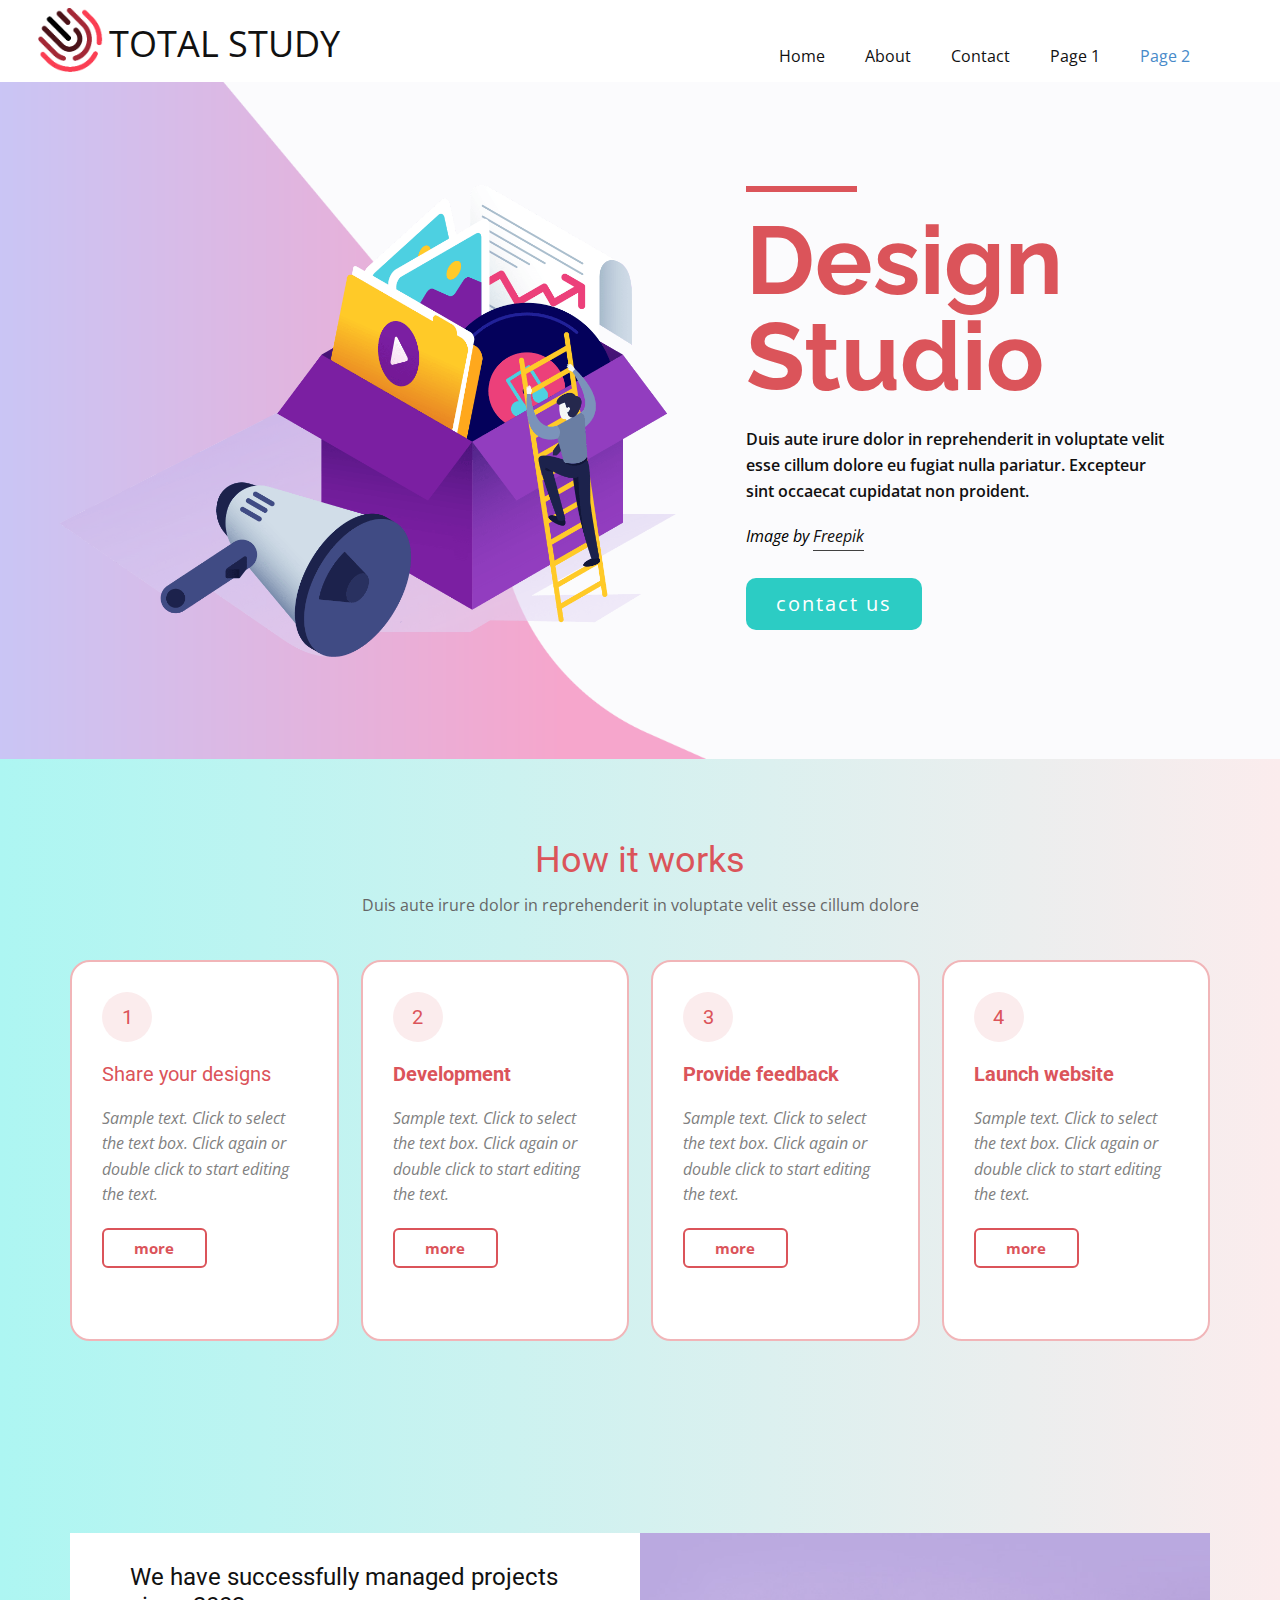
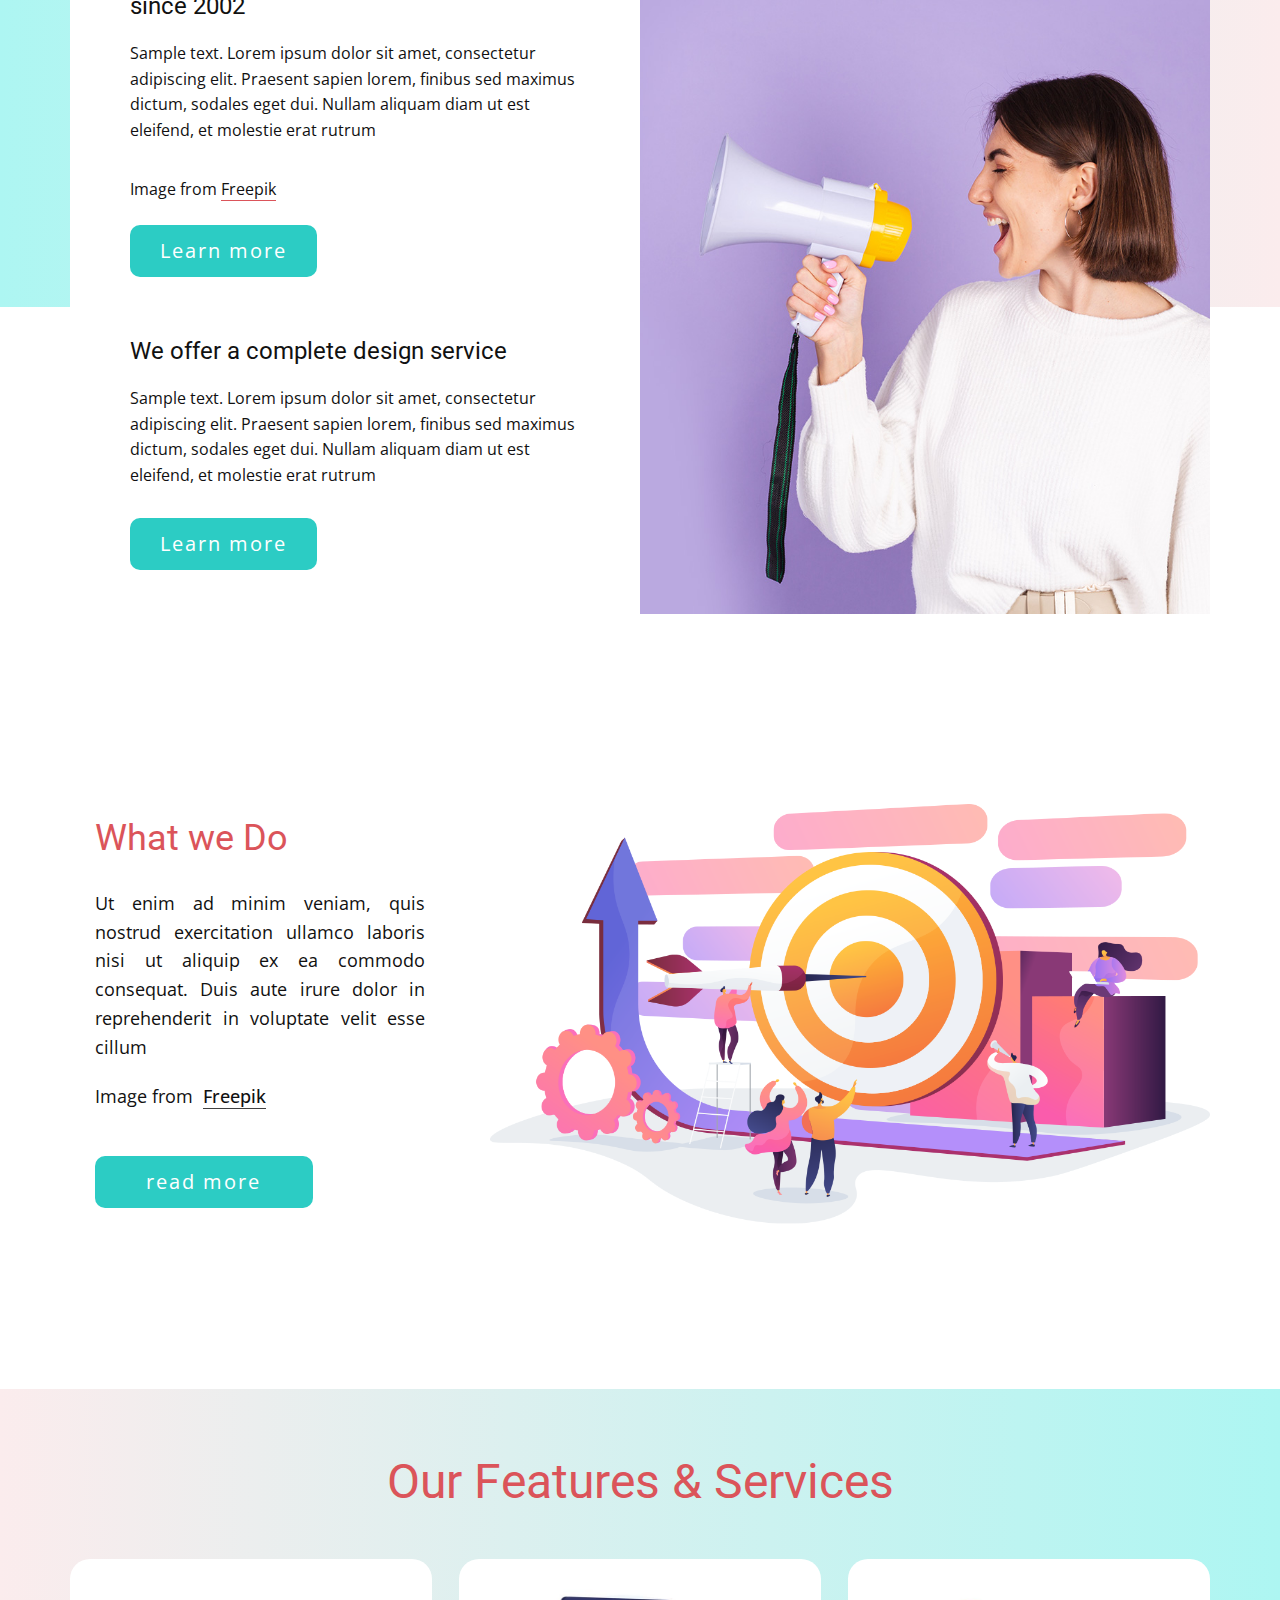
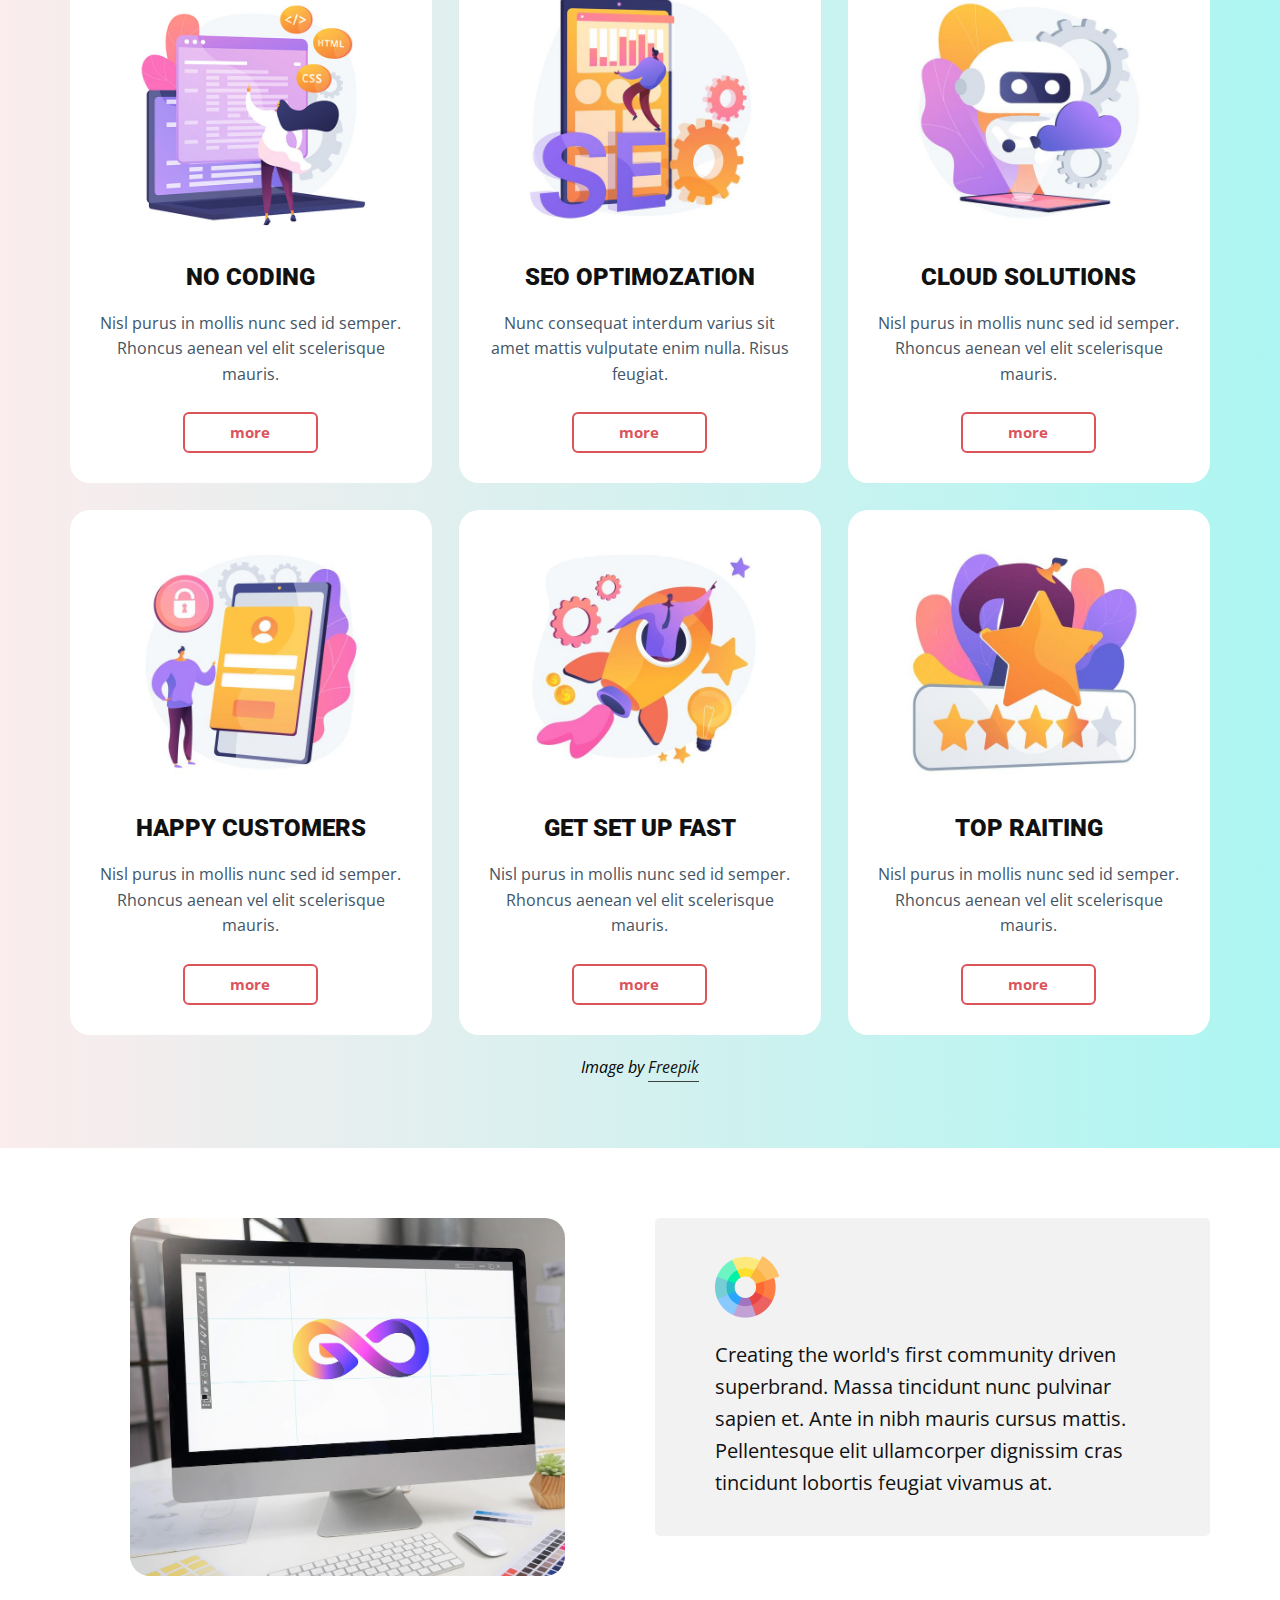
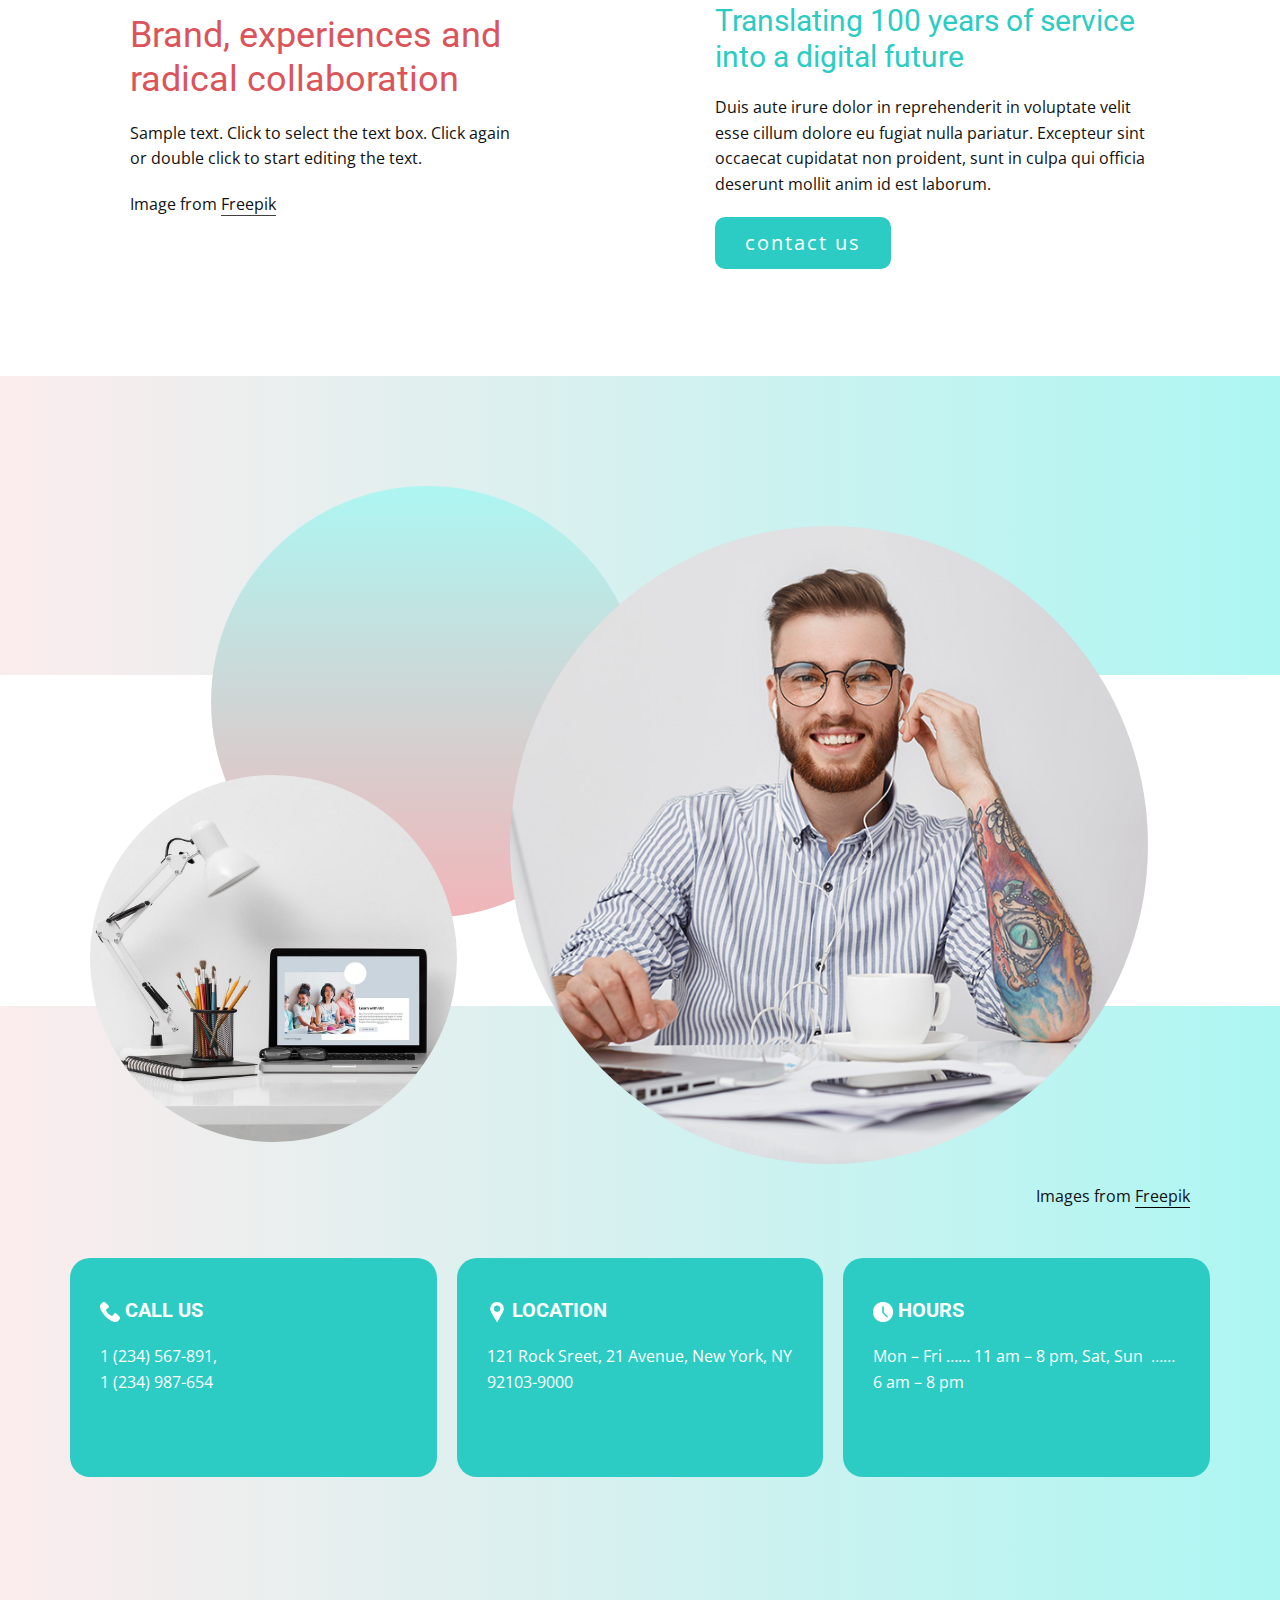
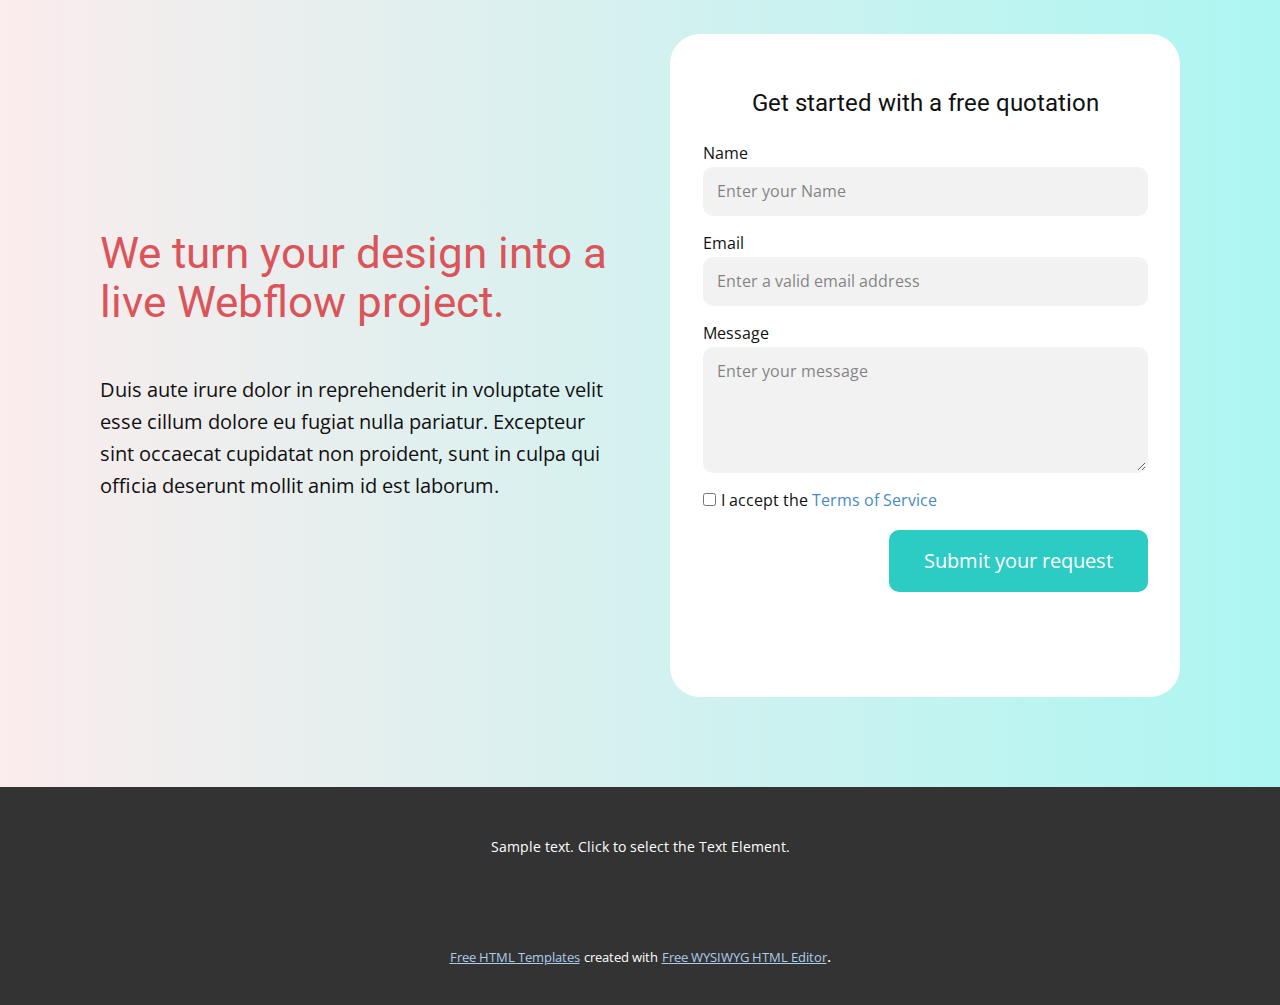
<file: Page-2.html>
<!DOCTYPE html>
<html style="font-size: 16px;" lang="en"><head>
    <meta name="viewport" content="width=device-width, initial-scale=1.0">
    <meta charset="utf-8">
    <meta name="keywords" content="Design Studio, What we Do, Our Features &amp;amp; Services, ​We turn your design into a live Webflow project.">
    <meta name="description" content="">
    <title>Page 2</title>
    <link rel="stylesheet" href="nicepage.css" media="screen">
<link rel="stylesheet" href="Page-2.css" media="screen">
    <script class="u-script" type="text/javascript" src="jquery.js" defer=""></script>
    <script class="u-script" type="text/javascript" src="nicepage.js" defer=""></script>
    <meta name="generator" content="Nicepage 4.14.1, nicepage.com">
    <link id="u-theme-google-font" rel="stylesheet" href="https://fonts.googleapis.com/css?family=Roboto:100,100i,300,300i,400,400i,500,500i,700,700i,900,900i|Open+Sans:300,300i,400,400i,500,500i,600,600i,700,700i,800,800i">
    <link id="u-page-google-font" rel="stylesheet" href="https://fonts.googleapis.com/css?family=Raleway:100,100i,200,200i,300,300i,400,400i,500,500i,600,600i,700,700i,800,800i,900,900i">
    
    
    
    
    
    
    
    
    
    <script type="application/ld+json">{
		"@context": "http://schema.org",
		"@type": "Organization",
		"name": "",
		"logo": "images/Total_Studyty-removebg-preview.png"
}</script>
    <meta name="theme-color" content="#478ac9">
    <meta property="og:title" content="Page 2">
    <meta property="og:type" content="website">
  </head>
  <body class="u-body u-xl-mode" data-lang="en"><header class="u-clearfix u-header u-header" id="sec-ffa2"><div class="u-clearfix u-sheet u-valign-middle u-sheet-1">
        <a href="https://nicepage.com" class="u-image u-logo u-image-1" data-image-width="154" data-image-height="151">
          <img src="images/Total_Studyty-removebg-preview.png" class="u-logo-image u-logo-image-1">
        </a>
        <p class="u-text u-text-default u-text-1">TOTAL STUDY</p>
        <nav class="u-menu u-menu-dropdown u-offcanvas u-menu-1">
          <div class="menu-collapse" style="font-size: 1rem; letter-spacing: 0px;">
            <a class="u-button-style u-custom-left-right-menu-spacing u-custom-padding-bottom u-custom-top-bottom-menu-spacing u-nav-link u-text-active-palette-1-base u-text-hover-palette-2-base" href="#">
              <svg class="u-svg-link" viewBox="0 0 24 24"><use xmlns:xlink="http://www.w3.org/1999/xlink" xlink:href="#menu-hamburger"></use></svg>
              <svg class="u-svg-content" version="1.1" id="menu-hamburger" viewBox="0 0 16 16" x="0px" y="0px" xmlns:xlink="http://www.w3.org/1999/xlink" xmlns="http://www.w3.org/2000/svg"><g><rect y="1" width="16" height="2"></rect><rect y="7" width="16" height="2"></rect><rect y="13" width="16" height="2"></rect>
</g></svg>
            </a>
          </div>
          <div class="u-nav-container">
            <ul class="u-nav u-unstyled u-nav-1"><li class="u-nav-item"><a class="u-button-style u-nav-link u-text-active-palette-1-base u-text-hover-palette-2-base" href="Home.html" style="padding: 10px 20px;">Home</a>
</li><li class="u-nav-item"><a class="u-button-style u-nav-link u-text-active-palette-1-base u-text-hover-palette-2-base" href="About.html" style="padding: 10px 20px;">About</a>
</li><li class="u-nav-item"><a class="u-button-style u-nav-link u-text-active-palette-1-base u-text-hover-palette-2-base" href="Contact.html" style="padding: 10px 20px;">Contact</a>
</li><li class="u-nav-item"><a class="u-button-style u-nav-link u-text-active-palette-1-base u-text-hover-palette-2-base" href="Page-1.html" style="padding: 10px 20px;">Page 1</a>
</li><li class="u-nav-item"><a class="u-button-style u-nav-link u-text-active-palette-1-base u-text-hover-palette-2-base" href="Page-2.html" style="padding: 10px 20px;">Page 2</a>
</li></ul>
          </div>
          <div class="u-nav-container-collapse">
            <div class="u-black u-container-style u-inner-container-layout u-opacity u-opacity-95 u-sidenav">
              <div class="u-inner-container-layout u-sidenav-overflow">
                <div class="u-menu-close"></div>
                <ul class="u-align-center u-nav u-popupmenu-items u-unstyled u-nav-2"><li class="u-nav-item"><a class="u-button-style u-nav-link" href="Home.html">Home</a>
</li><li class="u-nav-item"><a class="u-button-style u-nav-link" href="About.html">About</a>
</li><li class="u-nav-item"><a class="u-button-style u-nav-link" href="Contact.html">Contact</a>
</li><li class="u-nav-item"><a class="u-button-style u-nav-link" href="Page-1.html">Page 1</a>
</li><li class="u-nav-item"><a class="u-button-style u-nav-link" href="Page-2.html">Page 2</a>
</li></ul>
              </div>
            </div>
            <div class="u-black u-menu-overlay u-opacity u-opacity-70"></div>
          </div>
        </nav>
      </div></header> 
    <section class="u-clearfix u-image u-valign-middle-lg u-valign-middle-md u-valign-middle-xl u-section-1" id="carousel_adc7" data-image-width="1980" data-image-height="1200">
      <div class="u-clearfix u-layout-wrap u-layout-wrap-1">
        <div class="u-layout">
          <div class="u-layout-row">
            <div class="u-align-right u-container-style u-image u-layout-cell u-size-35-lg u-size-35-xl u-size-60-md u-size-60-sm u-size-60-xs u-image-1" data-image-width="1022" data-image-height="904">
              <div class="u-container-layout u-valign-middle-lg u-valign-middle-xl u-container-layout-1">
                <img class="u-expanded-width-sm u-expanded-width-xs u-image u-image-contain u-image-default u-image-2" src="images/Untitled-2-min.png" alt="" data-image-width="1197" data-image-height="916">
              </div>
            </div>
            <div class="u-align-left u-container-style u-layout-cell u-shape-rectangle u-size-25-lg u-size-25-xl u-size-60-md u-size-60-sm u-size-60-xs u-layout-cell-2">
              <div class="u-container-layout u-valign-middle-lg u-valign-middle-md u-valign-middle-sm u-valign-middle-xs u-container-layout-2">
                <div class="u-border-6 u-border-palette-2-base u-line u-line-horizontal u-line-1"></div>
                <h1 class="u-custom-font u-font-raleway u-text u-text-palette-2-base u-title u-text-1">Design Studio</h1>
                <p class="u-text u-text-2"> Duis aute irure dolor in reprehenderit in voluptate velit esse cillum dolore eu fugiat nulla pariatur. Excepteur sint occaecat cupidatat non proident.</p>
                <p class="u-text u-text-black u-text-3">Image by <a href="https://www.freepik.com/vectors/social-media-landing-page" class="u-border-1 u-border-grey-75 u-btn u-button-style u-none u-text-body-color u-btn-1">Freepik</a>
                </p>
                <a href="https://nicepage.com/k/presentation-html-templates" class="u-active-palette-2-light-1 u-border-none u-btn u-btn-round u-button-style u-hover-palette-2-light-1 u-palette-4-base u-radius-10 u-text-active-white u-text-hover-white u-btn-2">contact us</a>
              </div>
            </div>
          </div>
        </div>
      </div>
    </section>
    <section class="u-align-center u-clearfix u-gradient u-section-2" id="sec-03b8">
      <div class="u-clearfix u-sheet u-valign-middle u-sheet-1">
        <h3 class="u-text u-text-default u-text-palette-2-base u-text-1"> How it works</h3>
        <p class="u-text u-text-default u-text-grey-60 u-text-2"> Duis aute irure dolor in reprehenderit in voluptate velit esse cillum dolore </p>
        <div class="u-expanded-width u-list u-list-1">
          <div class="u-repeater u-repeater-1">
            <div class="u-align-left u-border-2 u-border-palette-2-light-2 u-container-style u-list-item u-radius-20 u-repeater-item u-shape-round u-white u-list-item-1">
              <div class="u-container-layout u-similar-container u-valign-top u-container-layout-1">
                <div class="u-align-center u-container-style u-group u-palette-2-light-3 u-radius-50 u-shape-round u-group-1">
                  <div class="u-container-layout u-valign-middle">
                    <h6 class="u-text u-text-palette-2-base u-text-3">1</h6>
                  </div>
                </div>
                <h5 class="u-text u-text-palette-2-base u-text-4"> Share your designs</h5>
                <p class="u-text u-text-default u-text-grey-50 u-text-5">Sample text. Click to select the text box. Click again or double click to start editing the text.</p>
                <a href="https://nicepage.review" class="u-border-2 u-border-palette-2-base u-btn u-btn-round u-button-style u-hover-palette-2-base u-none u-radius-6 u-text-hover-white u-btn-1">more</a>
              </div>
            </div>
            <div class="u-align-left u-border-2 u-border-palette-2-light-2 u-container-style u-list-item u-radius-20 u-repeater-item u-shape-round u-video-cover u-white">
              <div class="u-container-layout u-similar-container u-valign-top u-container-layout-3">
                <div class="u-align-center u-container-style u-group u-palette-2-light-3 u-radius-50 u-shape-round u-group-2">
                  <div class="u-container-layout u-valign-middle">
                    <h6 class="u-text u-text-default u-text-palette-2-base u-text-6">2</h6>
                  </div>
                </div>
                <h5 class="u-text u-text-palette-2-base u-text-7"> Development</h5>
                <p class="u-text u-text-default u-text-grey-50 u-text-8">Sample text. Click to select the text box. Click again or double click to start editing the text.</p>
                <a href="https://nicepage.com/k/adult-html-templates" class="u-border-2 u-border-palette-2-base u-btn u-btn-round u-button-style u-hover-palette-2-base u-none u-radius-6 u-text-hover-white u-btn-2">more</a>
              </div>
            </div>
            <div class="u-align-left u-border-2 u-border-palette-2-light-2 u-container-style u-list-item u-radius-20 u-repeater-item u-shape-round u-video-cover u-white">
              <div class="u-container-layout u-similar-container u-valign-top u-container-layout-5">
                <div class="u-align-center u-container-style u-group u-palette-2-light-3 u-radius-50 u-shape-round u-group-3">
                  <div class="u-container-layout u-valign-middle">
                    <h6 class="u-text u-text-default u-text-palette-2-base u-text-9">3</h6>
                  </div>
                </div>
                <h5 class="u-text u-text-palette-2-base u-text-10"> Provide feedback</h5>
                <p class="u-text u-text-default u-text-grey-50 u-text-11">Sample text. Click to select the text box. Click again or double click to start editing the text.</p>
                <a href="https://nicepage.dev" class="u-border-2 u-border-palette-2-base u-btn u-btn-round u-button-style u-hover-palette-2-base u-none u-radius-6 u-text-hover-white u-btn-3">more</a>
              </div>
            </div>
            <div class="u-align-left u-border-2 u-border-palette-2-light-2 u-container-style u-list-item u-radius-20 u-repeater-item u-shape-round u-video-cover u-white">
              <div class="u-container-layout u-similar-container u-valign-top u-container-layout-7">
                <div class="u-align-center u-container-style u-group u-palette-2-light-3 u-radius-50 u-shape-round u-group-4">
                  <div class="u-container-layout u-valign-middle">
                    <h6 class="u-text u-text-default u-text-palette-2-base u-text-12">4</h6>
                  </div>
                </div>
                <h5 class="u-text u-text-palette-2-base u-text-13"> Launch website</h5>
                <p class="u-text u-text-default u-text-grey-50 u-text-14">Sample text. Click to select the text box. Click again or double click to start editing the text.</p>
                <a href="https://nicepage.com/c/grid-website-templates" class="u-border-2 u-border-palette-2-base u-btn u-btn-round u-button-style u-hover-palette-2-base u-none u-radius-6 u-text-hover-white u-btn-4">more</a>
              </div>
            </div>
          </div>
        </div>
      </div>
    </section>
    <section class="u-clearfix u-color-scheme-u10 u-color-style-multicolor-1 u-section-3" id="sec-a37e">
      <div class="u-expanded-width u-gradient u-shape u-shape-rectangle u-shape-1"></div>
      <div class="u-clearfix u-gutter-0 u-layout-wrap u-layout-wrap-1">
        <div class="u-gutter-0 u-layout">
          <div class="u-layout-row">
            <div class="u-size-30 u-size-60-md">
              <div class="u-layout-col">
                <div class="u-align-left u-container-style u-layout-cell u-right-cell u-size-20 u-white u-layout-cell-1">
                  <div class="u-container-layout u-valign-top u-container-layout-1">
                    <h4 class="u-text u-text-default u-text-1"> We have successfully managed projects since 2002</h4>
                    <p class="u-text u-text-2">Sample text. Lorem ipsum dolor sit amet, consectetur adipiscing elit. Praesent sapien lorem, finibus sed maximus dictum, sodales eget dui. Nullam aliquam diam ut est eleifend, et molestie erat rutrum</p>
                    <p class="u-text u-text-default u-text-3">Image from <a href="https://www.freepik.com/photos/happy-woman" class="u-active-none u-border-1 u-border-active-black u-border-hover-black u-border-palette-2-base u-bottom-left-radius-0 u-bottom-right-radius-0 u-btn u-button-link u-button-style u-hover-none u-none u-radius-0 u-text-active-palette-2-base u-text-body-color u-text-hover-palette-2-base u-top-left-radius-0 u-top-right-radius-0 u-btn-1" target="_blank">Freepik</a>
                    </p>
                    <a href="https://nicepage.com/k/exam-html-templates" class="u-active-palette-2-light-1 u-btn u-btn-round u-button-style u-hover-palette-2-light-1 u-palette-4-base u-radius-10 u-text-active-white u-text-hover-white u-btn-2">Learn more</a>
                  </div>
                </div>
                <div class="u-align-left u-container-style u-layout-cell u-right-cell u-size-40 u-layout-cell-2">
                  <div class="u-container-layout u-valign-top u-container-layout-2">
                    <h4 class="u-text u-text-default u-text-4"> We offer a complete design service</h4>
                    <p class="u-text u-text-5">Sample text. Lorem ipsum dolor sit amet, consectetur adipiscing elit. Praesent sapien lorem, finibus sed maximus dictum, sodales eget dui. Nullam aliquam diam ut est eleifend, et molestie erat rutrum</p>
                    <a href="https://nicepage.com" class="u-active-palette-2-light-1 u-btn u-btn-round u-button-style u-hover-palette-2-light-1 u-palette-4-base u-radius-10 u-text-active-white u-text-hover-white u-btn-3">Learn more</a>
                  </div>
                </div>
              </div>
            </div>
            <div class="u-size-30 u-size-60-md">
              <div class="u-layout-col">
                <div class="u-container-style u-image u-layout-cell u-left-cell u-size-60 u-image-1" src="" data-image-width="1100" data-image-height="980">
                  <div class="u-container-layout u-container-layout-3"></div>
                </div>
              </div>
            </div>
          </div>
        </div>
      </div>
    </section>
    <section class="u-align-left u-clearfix u-section-4" id="carousel_40b8">
      <div class="u-clearfix u-sheet u-sheet-1">
        <div class="u-clearfix u-expanded-width u-layout-wrap u-layout-wrap-1">
          <div class="u-gutter-0 u-layout">
            <div class="u-layout-row">
              <div class="u-container-style u-layout-cell u-left-cell u-shape-rectangle u-size-20-lg u-size-20-xl u-size-60-md u-size-60-sm u-size-60-xs u-layout-cell-1">
                <div class="u-container-layout u-valign-middle u-container-layout-1">
                  <h2 class="u-align-left u-text u-text-palette-2-base u-text-1">What we Do</h2>
                  <p class="u-align-justify u-text u-text-2">Ut enim ad minim veniam, quis nostrud exercitation ullamco laboris nisi ut aliquip ex ea commodo consequat. Duis aute irure dolor in reprehenderit in voluptate velit esse cillum </p>
                  <p class="u-align-left u-text u-text-3">Image from&nbsp;<b>
                      <a href="https://www.freepik.com/vectors/computer" class="u-active-none u-border-1 u-border-grey-75 u-border-no-left u-border-no-right u-border-no-top u-btn u-button-link u-button-style u-hover-none u-none u-text-body-color u-btn-1" target="_blank">Freepik</a></b>
                  </p>
                  <a href="https://nicepage.online" class="u-active-palette-2-light-1 u-btn u-btn-round u-button-style u-hover-palette-2-light-1 u-palette-4-base u-radius-10 u-text-active-white u-text-hover-white u-btn-2">read more</a>
                </div>
              </div>
              <div class="u-align-center u-container-style u-layout-cell u-right-cell u-size-40-lg u-size-40-xl u-size-60-md u-size-60-sm u-size-60-xs u-layout-cell-2">
                <div class="u-container-layout u-valign-middle u-container-layout-2">
                  <img class="u-expanded-width u-image u-image-contain u-image-1" src="images/Untitled-21.png" data-image-width="1200" data-image-height="700">
                </div>
              </div>
            </div>
          </div>
        </div>
      </div>
    </section>
    <section class="u-align-center u-clearfix u-gradient u-section-5" id="carousel_a09d">
      <div class="u-clearfix u-sheet u-valign-middle u-sheet-1">
        <h2 class="u-text u-text-default u-text-palette-2-base u-text-1">Our Features &amp; Services</h2>
        <div class="u-expanded-width u-list u-list-1">
          <div class="u-repeater u-repeater-1">
            <div class="u-align-center u-container-style u-list-item u-radius-20 u-repeater-item u-shape-round u-white u-list-item-1">
              <div class="u-container-layout u-similar-container u-valign-top u-container-layout-1">
                <img src="images/w.jpg" alt="" class="u-expanded-width u-image u-image-contain u-image-default u-image-1" data-image-width="626" data-image-height="626">
                <h4 class="u-text u-text-default u-text-2">No Coding</h4>
                <p class="u-text u-text-palette-1-dark-2 u-text-3">Nisl purus in mollis nunc sed id semper. Rhoncus aenean vel elit scelerisque mauris.</p>
                <a href="https://nicepage.com/joomla-page-builder" class="u-border-2 u-border-palette-2-base u-btn u-btn-round u-button-style u-hover-palette-2-base u-none u-radius-6 u-text-hover-white u-btn-1" target="_blank">more</a>
              </div>
            </div>
            <div class="u-align-center u-container-style u-list-item u-radius-20 u-repeater-item u-shape-round u-video-cover u-white u-list-item-2">
              <div class="u-container-layout u-similar-container u-valign-top u-container-layout-2">
                <img src="images/ion-online-promotion-smm-manager-cartoon-character-mobile-settings-tools-adjustment-business-platform-website-analysis-vect.jpg" alt="" class="u-expanded-width u-image u-image-contain u-image-default u-image-2" data-image-width="626" data-image-height="626">
                <h4 class="u-text u-text-default u-text-4">SEO Optimozation</h4>
                <p class="u-text u-text-palette-1-dark-2 u-text-5"> Nunc consequat interdum varius sit amet mattis vulputate enim nulla. Risus feugiat.</p>
                <a href="https://nicepage.me" class="u-border-2 u-border-palette-2-base u-btn u-btn-round u-button-style u-hover-palette-2-base u-none u-radius-6 u-text-hover-white u-btn-2" target="_blank">more</a>
              </div>
            </div>
            <div class="u-align-center u-container-style u-list-item u-radius-20 u-repeater-item u-shape-round u-video-cover u-white u-list-item-3">
              <div class="u-container-layout u-similar-container u-valign-top u-container-layout-3">
                <img src="images/cloud-robotics-abstract-concept-illustration_335657-3801.jpg" alt="" class="u-expanded-width u-image u-image-contain u-image-default u-image-3" data-image-width="626" data-image-height="626">
                <h4 class="u-text u-text-default u-text-6">Cloud Solutions</h4>
                <p class="u-text u-text-palette-1-dark-2 u-text-7">Nisl purus in mollis nunc sed id semper. Rhoncus aenean vel elit scelerisque mauris.</p>
                <a href="https://nicepage.com/c/table-html-templates" class="u-border-2 u-border-palette-2-base u-btn u-btn-round u-button-style u-hover-palette-2-base u-none u-radius-6 u-text-hover-white u-btn-3" target="_blank">more</a>
              </div>
            </div>
            <div class="u-align-center u-container-style u-list-item u-radius-20 u-repeater-item u-shape-round u-video-cover u-white u-list-item-4">
              <div class="u-container-layout u-similar-container u-valign-top u-container-layout-4">
                <img src="images/sign-page-abstract-concept-illustration_335657-3875.jpg" alt="" class="u-expanded-width u-image u-image-contain u-image-default u-image-4" data-image-width="626" data-image-height="626">
                <h4 class="u-text u-text-default u-text-8">Happy Customers</h4>
                <p class="u-text u-text-palette-1-dark-2 u-text-9">Nisl purus in mollis nunc sed id semper. Rhoncus aenean vel elit scelerisque mauris.</p>
                <a href="https://nicepage.cc" class="u-border-2 u-border-palette-2-base u-btn u-btn-round u-button-style u-hover-palette-2-base u-none u-radius-6 u-text-hover-white u-btn-4" target="_blank">more</a>
              </div>
            </div>
            <div class="u-align-center u-container-style u-list-item u-radius-20 u-repeater-item u-shape-round u-video-cover u-white u-list-item-5">
              <div class="u-container-layout u-similar-container u-valign-top u-container-layout-5">
                <img src="images/ect-innovative-solutions-creative-thinking-brave-ideas-businessman-self-motivation-professional-aspirations-vector-isolated.jpg" alt="" class="u-expanded-width u-image u-image-contain u-image-default u-image-5" data-image-width="626" data-image-height="626">
                <h4 class="u-text u-text-default u-text-10"> Get set up fast</h4>
                <p class="u-text u-text-palette-1-dark-2 u-text-11">Nisl purus in mollis nunc sed id semper. Rhoncus aenean vel elit scelerisque mauris.</p>
                <a href="https://nicepage.studio" class="u-border-2 u-border-palette-2-base u-btn u-btn-round u-button-style u-hover-palette-2-base u-none u-radius-6 u-text-hover-white u-btn-5" target="_blank">more</a>
              </div>
            </div>
            <div class="u-align-center u-container-style u-list-item u-radius-20 u-repeater-item u-shape-round u-video-cover u-white u-list-item-6">
              <div class="u-container-layout u-similar-container u-valign-top u-container-layout-6">
                <img src="images/-evaluation-rating-estimating-excellent-review-customer-satisfaction-with-service-highest-score-client-feedback_335657-2684.jpg" alt="" class="u-expanded-width u-image u-image-contain u-image-default u-image-6" data-image-width="626" data-image-height="626">
                <h4 class="u-text u-text-default u-text-12">Top Raiting</h4>
                <p class="u-text u-text-palette-1-dark-2 u-text-13">Nisl purus in mollis nunc sed id semper. Rhoncus aenean vel elit scelerisque mauris.</p>
                <a href="https://nicepage.app" class="u-border-2 u-border-palette-2-base u-btn u-btn-round u-button-style u-hover-palette-2-base u-none u-radius-6 u-text-hover-white u-btn-6" target="_blank">more</a>
              </div>
            </div>
          </div>
        </div>
        <p class="u-text u-text-black u-text-14">Image by <a href="https://www.freepik.com/vectors/social-media-landing-page" class="u-border-1 u-border-grey-75 u-btn u-button-style u-none u-text-body-color u-btn-7">Freepik</a>
        </p>
      </div>
    </section>
    <section class="u-clearfix u-section-6" id="sec-4e6b">
      <div class="u-clearfix u-sheet u-sheet-1">
        <div class="u-clearfix u-expanded-width u-gutter-30 u-layout-wrap u-layout-wrap-1">
          <div class="u-gutter-0 u-layout">
            <div class="u-layout-row">
              <div class="u-size-30-lg u-size-30-xl u-size-60-md u-size-60-sm u-size-60-xs">
                <div class="u-layout-col">
                  <div class="u-container-style u-layout-cell u-size-60 u-layout-cell-1">
                    <div class="u-container-layout u-container-layout-1">
                      <img class="u-expanded-width u-image u-image-round u-radius-20 u-image-1" src="images/dfdfdf.jpg" data-image-width="1000" data-image-height="854">
                      <h3 class="u-text u-text-default u-text-palette-2-base u-text-1"> Brand, experiences and radical collaboration</h3>
                      <p class="u-text u-text-2">Sample text. Click to select the text box. Click again or double click to start editing the text.</p>
                      <p class="u-text u-text-3">Image from <a href="https://www.freepik.com/photos/graphic-designer" class="u-active-none u-border-1 u-border-grey-75 u-border-no-left u-border-no-right u-border-no-top u-bottom-left-radius-0 u-bottom-right-radius-0 u-btn u-button-link u-button-style u-hover-none u-none u-radius-0 u-text-body-color u-top-left-radius-0 u-top-right-radius-0 u-btn-1" target="_blank">Freepik</a>
                      </p>
                    </div>
                  </div>
                </div>
              </div>
              <div class="u-size-30-lg u-size-30-xl u-size-60-md u-size-60-sm u-size-60-xs">
                <div class="u-layout-col">
                  <div class="u-align-left u-container-style u-grey-5 u-layout-cell u-radius-20 u-shape-round u-size-30 u-layout-cell-2">
                    <div class="u-container-layout u-valign-middle u-container-layout-2"><span class="u-file-icon u-icon u-icon-1"><img src="images/2919740.png" alt=""></span>
                      <p class="u-large-text u-text u-text-default u-text-variant u-text-4"> Creating the world's first community driven superbrand.&nbsp;Massa tincidunt nunc pulvinar sapien et. Ante in nibh mauris cursus mattis. Pellentesque elit ullamcorper dignissim cras tincidunt lobortis feugiat vivamus at.</p>
                    </div>
                  </div>
                  <div class="u-align-left u-container-style u-layout-cell u-size-30 u-layout-cell-3">
                    <div class="u-container-layout u-valign-middle u-container-layout-3">
                      <h3 class="u-text u-text-default u-text-palette-4-base u-text-5"> Translating 100 years of service into a digital future</h3>
                      <p class="u-text u-text-6"> Duis aute irure dolor in reprehenderit in voluptate velit esse cillum dolore eu fugiat nulla pariatur. Excepteur sint occaecat cupidatat non proident, sunt in culpa qui officia deserunt mollit anim id est laborum.</p>
                      <a href="https://nicepage.com/c/sale-html-templates" class="u-active-palette-2-light-1 u-border-none u-btn u-btn-round u-button-style u-hover-palette-2-light-1 u-palette-4-base u-radius-10 u-text-active-white u-text-hover-white u-btn-2">contact us</a>
                    </div>
                  </div>
                </div>
              </div>
            </div>
          </div>
        </div>
      </div>
    </section>
    <section class="u-clearfix u-gradient u-valign-middle-lg u-valign-middle-sm u-valign-middle-xl u-valign-middle-xs u-section-7" id="sec-ba25">
      <div class="u-expanded-width u-shape u-shape-rectangle u-white u-shape-1"></div>
      <div class="u-container-style u-group u-shape-rectangle u-group-1">
        <div class="u-container-layout u-valign-middle-md u-valign-middle-xs u-container-layout-1">
          <div class="u-gradient u-shape u-shape-circle u-shape-2"></div>
          <div alt="" class="u-align-left u-image u-image-circle u-preserve-proportions u-image-1" data-image-width="800" data-image-height="710"></div>
          <div alt="" class="u-align-left u-image u-image-circle u-preserve-proportions u-image-2" data-image-width="1336" data-image-height="1080"></div>
          <p class="u-text u-text-default u-text-1">Images​ from <a href="https://www.freepik.com/photos/business" class="u-border-1 u-border-black u-btn u-button-link u-button-style u-none u-text-body-color u-btn-1">Freepik</a>
          </p>
        </div>
      </div>
      <div class="u-list u-list-1">
        <div class="u-repeater u-repeater-1">
          <div class="u-align-left u-container-style u-list-item u-palette-4-base u-radius-20 u-repeater-item u-shape-round u-list-item-1">
            <div class="u-container-layout u-similar-container u-container-layout-2">
              <h5 class="u-text u-text-2"><span class="u-file-icon u-icon u-text-white"><img src="images/597177-40.png" alt=""></span>&nbsp;Call Us
              </h5>
              <p class="u-text u-text-3">1 (234) 567-891,<br>1 (234) 987-654
              </p>
            </div>
          </div>
          <div class="u-align-left u-container-style u-list-item u-palette-4-base u-radius-20 u-repeater-item u-shape-round u-list-item-2">
            <div class="u-container-layout u-similar-container u-container-layout-3">
              <h5 class="u-text u-text-4"><span class="u-file-icon u-icon u-text-white"><img src="images/484167-41.png" alt=""></span>&nbsp;Location
              </h5>
              <p class="u-text u-text-5">121 Rock Sreet, 21 Avenue, New York, NY 92103-9000</p>
            </div>
          </div>
          <div class="u-align-left u-container-style u-list-item u-palette-4-base u-radius-20 u-repeater-item u-shape-round u-list-item-3">
            <div class="u-container-layout u-similar-container u-container-layout-4">
              <h5 class="u-text u-text-6"><span class="u-file-icon u-icon u-text-white"><img src="images/1827379-42.png" alt=""></span>&nbsp;Hours
              </h5>
              <p class="u-text u-text-7">Mon – Fri …… 11 am – 8 pm, Sat, Sun&nbsp;&nbsp;…… 6 am – 8 pm</p>
            </div>
          </div>
        </div>
      </div>
    </section>
    <section class="u-align-center u-clearfix u-gradient u-section-8" id="sec-a6fb">
      <div class="u-clearfix u-sheet u-valign-middle u-sheet-1">
        <div class="u-clearfix u-expanded-width u-layout-wrap u-layout-wrap-1">
          <div class="u-layout">
            <div class="u-layout-row">
              <div class="u-container-style u-layout-cell u-size-30-lg u-size-30-xl u-size-60-md u-size-60-sm u-size-60-xs u-layout-cell-1">
                <div class="u-container-layout u-valign-middle u-container-layout-1">
                  <h2 class="u-text u-text-palette-2-base u-text-1"> We turn your design into a live Webflow project.</h2>
                  <p class="u-text u-text-2"> Duis aute irure dolor in reprehenderit in voluptate velit esse cillum dolore eu fugiat nulla pariatur. Excepteur sint occaecat cupidatat non proident, sunt in culpa qui officia deserunt mollit anim id est laborum.</p>
                </div>
              </div>
              <div class="u-container-style u-layout-cell u-size-30-lg u-size-30-xl u-size-60-md u-size-60-sm u-size-60-xs u-layout-cell-2">
                <div class="u-container-layout u-valign-top u-container-layout-2">
                  <div class="u-align-center u-container-style u-expanded-width u-group u-radius-30 u-shape-round u-white u-group-1">
                    <div class="u-container-layout u-container-layout-3">
                      <h4 class="u-text u-text-3"> Get started with a free quotation</h4>
                      <div class="u-form u-form-1">
                        <form action="#" method="POST" class="u-clearfix u-form-spacing-15 u-form-vertical u-inner-form" source="email" name="form" style="padding: 0px;">
                          <div class="u-form-group u-form-name">
                            <label for="name-4c18" class="u-label">Name</label>
                            <input type="text" placeholder="Enter your Name" id="name-4c18" name="name" class="u-border-2 u-border-grey-5 u-grey-5 u-input u-input-rectangle u-radius-10" required="">
                          </div>
                          <div class="u-form-email u-form-group">
                            <label for="email-4c18" class="u-label">Email</label>
                            <input type="email" placeholder="Enter a valid email address" id="email-4c18" name="email" class="u-border-2 u-border-grey-5 u-grey-5 u-input u-input-rectangle u-radius-10" required="">
                          </div>
                          <div class="u-form-group u-form-message">
                            <label for="message-4c18" class="u-label">Message</label>
                            <textarea placeholder="Enter your message" rows="4" cols="50" id="message-4c18" name="message" class="u-border-2 u-border-grey-5 u-grey-5 u-input u-input-rectangle u-radius-10" required=""></textarea>
                          </div>
                          <div class="u-form-agree u-form-group u-form-group-4">
                            <input type="checkbox" id="agree-a472" name="agree" class="u-agree-checkbox" required="">
                            <label for="agree-a472" class="u-label">I accept the <a href="#">Terms of Service</a>
                            </label>
                          </div>
                          <div class="u-align-right u-form-group u-form-submit">
                            <a href="#" class="u-active-palette-4-light-2 u-border-5 u-border-active-palette-4-light-2 u-border-hover-palette-4-light-2 u-border-palette-4-base u-btn u-btn-round u-btn-submit u-button-style u-hover-palette-4-light-2 u-palette-4-base u-radius-10 u-text-active-white u-text-hover-white u-btn-1">Submit your request</a>
                            <input type="submit" value="submit" class="u-form-control-hidden">
                          </div>
                          <div class="u-form-send-message u-form-send-success"> Thank you! Your message has been sent. </div>
                          <div class="u-form-send-error u-form-send-message"> Unable to send your message. Please fix errors then try again. </div>
                          <input type="hidden" value="" name="recaptchaResponse">
                        </form>
                      </div>
                    </div>
                  </div>
                </div>
              </div>
            </div>
          </div>
        </div>
      </div>
    </section>
    
    
    <footer class="u-align-center u-clearfix u-footer u-grey-80 u-footer" id="sec-5375"><div class="u-clearfix u-sheet u-sheet-1">
        <p class="u-small-text u-text u-text-variant u-text-1">Sample text. Click to select the Text Element.</p>
      </div></footer>
    <section class="u-backlink u-clearfix u-grey-80">
      <a class="u-link" href="https://nicepage.com/html-templates" target="_blank">
        <span>Free HTML Templates</span>
      </a>
      <p class="u-text">
        <span>created with</span>
      </p>
      <a class="u-link" href="https://nicepage.com/wysiwyg-html-editor" target="_blank">
        <span>Free WYSIWYG HTML Editor</span>
      </a>. 
    </section>
  
</body></html>
</file>
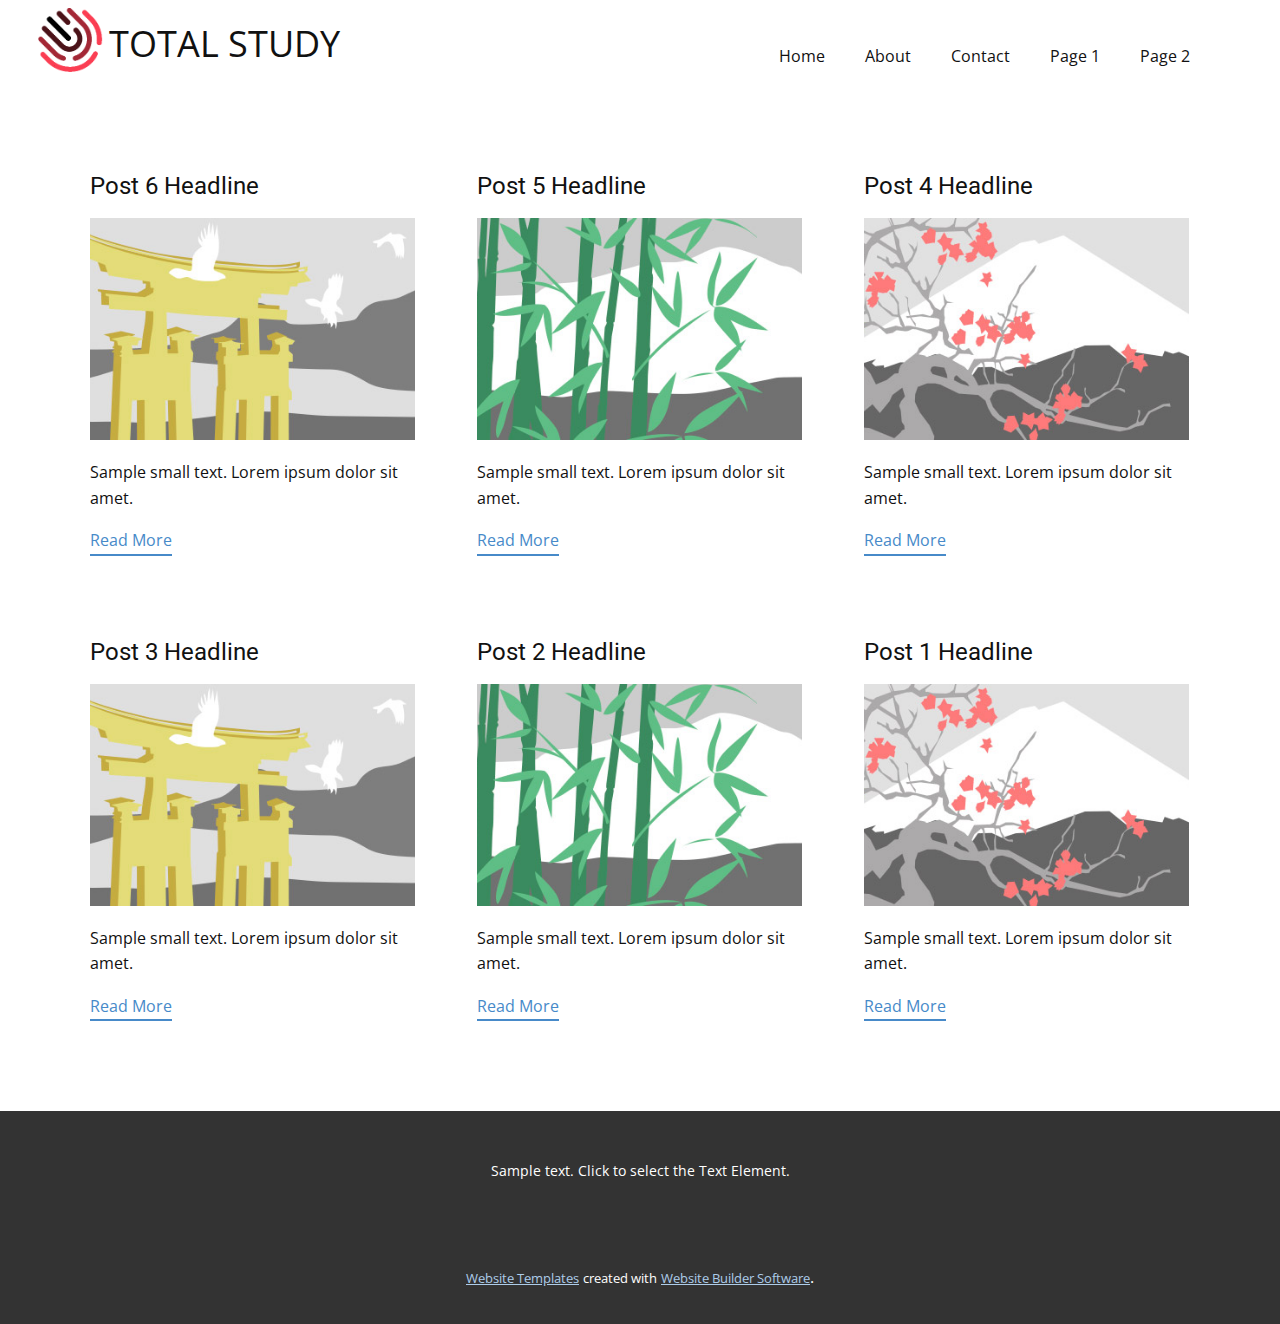
<file: blog/blog.html>
<html style="font-size: 16px;" lang="en"><head>
    <meta name="viewport" content="width=device-width, initial-scale=1.0">
    <meta charset="utf-8">
    <meta name="keywords" content="">
    <meta name="description" content="">
    <title>Blog Template</title>
    <link rel="stylesheet" href="../nicepage.css" media="screen">
<link rel="stylesheet" href="../Blog-Template.css" media="screen">
    <script class="u-script" type="text/javascript" src="../jquery.js" defer=""></script>
    <script class="u-script" type="text/javascript" src="../nicepage.js" defer=""></script>
    <meta name="generator" content="Nicepage 4.14.1, nicepage.com">
    <link id="u-theme-google-font" rel="stylesheet" href="https://fonts.googleapis.com/css?family=Roboto:100,100i,300,300i,400,400i,500,500i,700,700i,900,900i|Open+Sans:300,300i,400,400i,500,500i,600,600i,700,700i,800,800i">
    
    
    <script type="application/ld+json">{
		"@context": "http://schema.org",
		"@type": "Organization",
		"name": "",
		"logo": "images/Total_Studyty-removebg-preview.png"
}</script>
    <meta name="theme-color" content="#478ac9">
  </head>
  <body class="u-body u-xl-mode" data-lang="en"><header class="u-clearfix u-header u-header" id="sec-ffa2"><div class="u-clearfix u-sheet u-valign-middle u-sheet-1">
        <a href="https://nicepage.com" class="u-image u-logo u-image-1" data-image-width="154" data-image-height="151">
          <img src="../images/Total_Studyty-removebg-preview.png" class="u-logo-image u-logo-image-1">
        </a>
        <p class="u-text u-text-default u-text-1">TOTAL STUDY</p>
        <nav class="u-menu u-menu-dropdown u-offcanvas u-menu-1">
          <div class="menu-collapse" style="font-size: 1rem; letter-spacing: 0px;">
            <a class="u-button-style u-custom-left-right-menu-spacing u-custom-padding-bottom u-custom-top-bottom-menu-spacing u-nav-link u-text-active-palette-1-base u-text-hover-palette-2-base" href="#">
              <svg class="u-svg-link" viewBox="0 0 24 24"><use xmlns:xlink="http://www.w3.org/1999/xlink" xlink:href="#menu-hamburger"></use></svg>
              <svg class="u-svg-content" version="1.1" id="menu-hamburger" viewBox="0 0 16 16" x="0px" y="0px" xmlns:xlink="http://www.w3.org/1999/xlink" xmlns="http://www.w3.org/2000/svg"><g><rect y="1" width="16" height="2"></rect><rect y="7" width="16" height="2"></rect><rect y="13" width="16" height="2"></rect>
</g></svg>
            </a>
          </div>
          <div class="u-nav-container">
            <ul class="u-nav u-unstyled u-nav-1"><li class="u-nav-item"><a class="u-button-style u-nav-link u-text-active-palette-1-base u-text-hover-palette-2-base" href="../Home.html" style="padding: 10px 20px;">Home</a>
</li><li class="u-nav-item"><a class="u-button-style u-nav-link u-text-active-palette-1-base u-text-hover-palette-2-base" href="../About.html" style="padding: 10px 20px;">About</a>
</li><li class="u-nav-item"><a class="u-button-style u-nav-link u-text-active-palette-1-base u-text-hover-palette-2-base" href="../Contact.html" style="padding: 10px 20px;">Contact</a>
</li><li class="u-nav-item"><a class="u-button-style u-nav-link u-text-active-palette-1-base u-text-hover-palette-2-base" href="../Page-1.html" style="padding: 10px 20px;">Page 1</a>
</li><li class="u-nav-item"><a class="u-button-style u-nav-link u-text-active-palette-1-base u-text-hover-palette-2-base" href="../Page-2.html" style="padding: 10px 20px;">Page 2</a>
</li></ul>
          </div>
          <div class="u-nav-container-collapse">
            <div class="u-black u-container-style u-inner-container-layout u-opacity u-opacity-95 u-sidenav">
              <div class="u-inner-container-layout u-sidenav-overflow">
                <div class="u-menu-close"></div>
                <ul class="u-align-center u-nav u-popupmenu-items u-unstyled u-nav-2"><li class="u-nav-item"><a class="u-button-style u-nav-link" href="../Home.html">Home</a>
</li><li class="u-nav-item"><a class="u-button-style u-nav-link" href="../About.html">About</a>
</li><li class="u-nav-item"><a class="u-button-style u-nav-link" href="../Contact.html">Contact</a>
</li><li class="u-nav-item"><a class="u-button-style u-nav-link" href="../Page-1.html">Page 1</a>
</li><li class="u-nav-item"><a class="u-button-style u-nav-link" href="../Page-2.html">Page 2</a>
</li></ul>
              </div>
            </div>
            <div class="u-black u-menu-overlay u-opacity u-opacity-70"></div>
          </div>
        </nav>
      </div></header>
    <section class="u-clearfix u-section-1" id="sec-fbaf">
      <div class="u-clearfix u-sheet u-valign-middle u-sheet-1"><!--blog--><!--blog_options_json--><!--{"type":"Recent","source":"","tags":"","count":""}--><!--/blog_options_json-->
        <div class="u-blog u-expanded-width u-repeater u-repeater-1"><!--blog_post-->
          <div class="u-blog-post u-container-style u-repeater-item u-white u-repeater-item-1">
            <div class="u-container-layout u-similar-container u-valign-top u-container-layout-1"><!--blog_post_header-->
              <h4 class="u-blog-control u-text u-text-1">
                <a class="u-post-header-link" href="../blog/post-5.html">Post 6 Headline</a>
              </h4><!--/blog_post_header--><!--blog_post_image-->
              <a class="u-post-header-link" href="../blog/post-5.html"><img alt="" class="u-blog-control u-expanded-width u-image u-image-default u-image-1" src="[data-uri]"></a><!--/blog_post_image--><!--blog_post_content-->
              <div class="u-blog-control u-post-content u-text u-text-2 fr-view">Sample small text. Lorem ipsum dolor sit amet.</div><!--/blog_post_content--><!--blog_post_readmore-->
              <a href="../blog/post-5.html" class="u-blog-control u-border-2 u-border-palette-1-base u-btn u-btn-rectangle u-button-style u-none u-btn-1"><!--blog_post_readmore_content--><!--options_json--><!--{"content":"","defaultValue":"Read More"}--><!--/options_json-->Read More<!--/blog_post_readmore_content--></a><!--/blog_post_readmore-->
            </div>
          </div><div class="u-blog-post u-container-style u-repeater-item u-video-cover u-white">
            <div class="u-container-layout u-similar-container u-valign-top u-container-layout-2"><!--blog_post_header-->
              <h4 class="u-blog-control u-text u-text-3">
                <a class="u-post-header-link" href="../blog/post-4.html">Post 5 Headline</a>
              </h4><!--/blog_post_header--><!--blog_post_image-->
              <a class="u-post-header-link" href="../blog/post-4.html"><img alt="" class="u-blog-control u-expanded-width u-image u-image-default u-image-2" src="[data-uri]"></a><!--/blog_post_image--><!--blog_post_content-->
              <div class="u-blog-control u-post-content u-text u-text-4 fr-view">Sample small text. Lorem ipsum dolor sit amet.</div><!--/blog_post_content--><!--blog_post_readmore-->
              <a href="../blog/post-4.html" class="u-blog-control u-border-2 u-border-palette-1-base u-btn u-btn-rectangle u-button-style u-none u-btn-2"><!--blog_post_readmore_content--><!--options_json--><!--{"content":"","defaultValue":"Read More"}--><!--/options_json-->Read More<!--/blog_post_readmore_content--></a><!--/blog_post_readmore-->
            </div>
          </div><div class="u-blog-post u-container-style u-repeater-item u-video-cover u-white">
            <div class="u-container-layout u-similar-container u-valign-top u-container-layout-3"><!--blog_post_header-->
              <h4 class="u-blog-control u-text u-text-5">
                <a class="u-post-header-link" href="../blog/post-3.html">Post 4 Headline</a>
              </h4><!--/blog_post_header--><!--blog_post_image-->
              <a class="u-post-header-link" href="../blog/post-3.html"><img alt="" class="u-blog-control u-expanded-width u-image u-image-default u-image-3" src="[data-uri]"></a><!--/blog_post_image--><!--blog_post_content-->
              <div class="u-blog-control u-post-content u-text u-text-6 fr-view">Sample small text. Lorem ipsum dolor sit amet.</div><!--/blog_post_content--><!--blog_post_readmore-->
              <a href="../blog/post-3.html" class="u-blog-control u-border-2 u-border-palette-1-base u-btn u-btn-rectangle u-button-style u-none u-btn-3"><!--blog_post_readmore_content--><!--options_json--><!--{"content":"","defaultValue":"Read More"}--><!--/options_json-->Read More<!--/blog_post_readmore_content--></a><!--/blog_post_readmore-->
            </div>
          </div><div class="u-blog-post u-container-style u-repeater-item u-white u-repeater-item-1">
            <div class="u-container-layout u-similar-container u-valign-top u-container-layout-1"><!--blog_post_header-->
              <h4 class="u-blog-control u-text u-text-1">
                <a class="u-post-header-link" href="../blog/post-2.html">Post 3 Headline</a>
              </h4><!--/blog_post_header--><!--blog_post_image-->
              <a class="u-post-header-link" href="../blog/post-2.html"><img alt="" class="u-blog-control u-expanded-width u-image u-image-default u-image-1" src="[data-uri]"></a><!--/blog_post_image--><!--blog_post_content-->
              <div class="u-blog-control u-post-content u-text u-text-2 fr-view">Sample small text. Lorem ipsum dolor sit amet.</div><!--/blog_post_content--><!--blog_post_readmore-->
              <a href="../blog/post-2.html" class="u-blog-control u-border-2 u-border-palette-1-base u-btn u-btn-rectangle u-button-style u-none u-btn-1"><!--blog_post_readmore_content--><!--options_json--><!--{"content":"","defaultValue":"Read More"}--><!--/options_json-->Read More<!--/blog_post_readmore_content--></a><!--/blog_post_readmore-->
            </div>
          </div><div class="u-blog-post u-container-style u-repeater-item u-video-cover u-white">
            <div class="u-container-layout u-similar-container u-valign-top u-container-layout-2"><!--blog_post_header-->
              <h4 class="u-blog-control u-text u-text-3">
                <a class="u-post-header-link" href="../blog/post-1.html">Post 2 Headline</a>
              </h4><!--/blog_post_header--><!--blog_post_image-->
              <a class="u-post-header-link" href="../blog/post-1.html"><img alt="" class="u-blog-control u-expanded-width u-image u-image-default u-image-2" src="[data-uri]"></a><!--/blog_post_image--><!--blog_post_content-->
              <div class="u-blog-control u-post-content u-text u-text-4 fr-view">Sample small text. Lorem ipsum dolor sit amet.</div><!--/blog_post_content--><!--blog_post_readmore-->
              <a href="../blog/post-1.html" class="u-blog-control u-border-2 u-border-palette-1-base u-btn u-btn-rectangle u-button-style u-none u-btn-2"><!--blog_post_readmore_content--><!--options_json--><!--{"content":"","defaultValue":"Read More"}--><!--/options_json-->Read More<!--/blog_post_readmore_content--></a><!--/blog_post_readmore-->
            </div>
          </div><div class="u-blog-post u-container-style u-repeater-item u-video-cover u-white">
            <div class="u-container-layout u-similar-container u-valign-top u-container-layout-3"><!--blog_post_header-->
              <h4 class="u-blog-control u-text u-text-5">
                <a class="u-post-header-link" href="../blog/post.html">Post 1 Headline</a>
              </h4><!--/blog_post_header--><!--blog_post_image-->
              <a class="u-post-header-link" href="../blog/post.html"><img alt="" class="u-blog-control u-expanded-width u-image u-image-default u-image-3" src="[data-uri]"></a><!--/blog_post_image--><!--blog_post_content-->
              <div class="u-blog-control u-post-content u-text u-text-6 fr-view">Sample small text. Lorem ipsum dolor sit amet.</div><!--/blog_post_content--><!--blog_post_readmore-->
              <a href="../blog/post.html" class="u-blog-control u-border-2 u-border-palette-1-base u-btn u-btn-rectangle u-button-style u-none u-btn-3"><!--blog_post_readmore_content--><!--options_json--><!--{"content":"","defaultValue":"Read More"}--><!--/options_json-->Read More<!--/blog_post_readmore_content--></a><!--/blog_post_readmore-->
            </div>
          </div><!--/blog_post--><!--blog_post-->
          <!--/blog_post--><!--blog_post-->
          <!--/blog_post-->
        </div><!--/blog-->
      </div>
    </section>
    
    
    <footer class="u-align-center u-clearfix u-footer u-grey-80 u-footer" id="sec-5375"><div class="u-clearfix u-sheet u-sheet-1">
        <p class="u-small-text u-text u-text-variant u-text-1">Sample text. Click to select the Text Element.</p>
      </div></footer>
    <section class="u-backlink u-clearfix u-grey-80">
      <a class="u-link" href="https://nicepage.com/website-templates" target="_blank">
        <span>Website Templates</span>
      </a>
      <p class="u-text">
        <span>created with</span>
      </p>
      <a class="u-link" href="" target="_blank">
        <span>Website Builder Software</span>
      </a>. 
    </section>
  
</body></html>
</file>
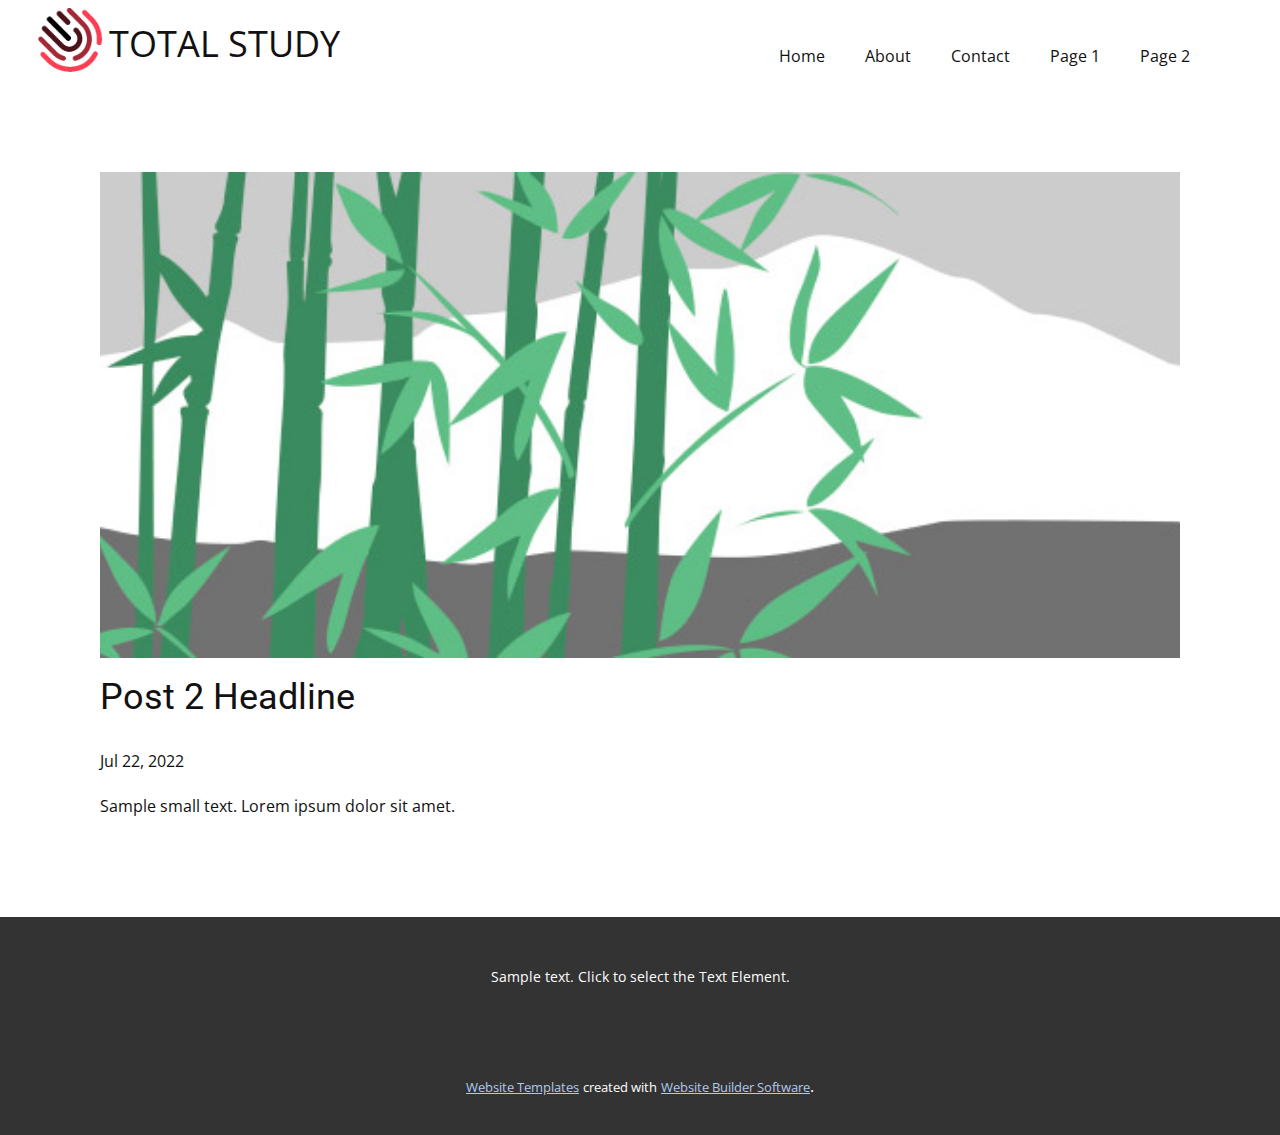
<file: blog/post-1.html>
<!doctype html>
<html style="font-size: 16px;" lang="en"><head>
    <meta name="viewport" content="width=device-width, initial-scale=1.0">
    <meta charset="utf-8">
    <meta name="keywords" content="Post 1 Headline">
    <meta name="description" content="">
    <title>Post 2 Headline</title>
    <link rel="stylesheet" href="../nicepage.css" media="screen">
<link rel="stylesheet" href="../Post-Template.css" media="screen">
    <script class="u-script" type="text/javascript" src="../jquery.js" defer=""></script>
    <script class="u-script" type="text/javascript" src="../nicepage.js" defer=""></script>
    <meta name="generator" content="Nicepage 4.14.1, nicepage.com">
    <link id="u-theme-google-font" rel="stylesheet" href="https://fonts.googleapis.com/css?family=Roboto:100,100i,300,300i,400,400i,500,500i,700,700i,900,900i|Open+Sans:300,300i,400,400i,500,500i,600,600i,700,700i,800,800i">
    
    
    <script type="application/ld+json">{
		"@context": "http://schema.org",
		"@type": "Organization",
		"name": "",
		"logo": "images/Total_Studyty-removebg-preview.png"
}</script>
    <meta name="theme-color" content="#478ac9">
  </head>
  <body class="u-body u-xl-mode" data-lang="en"><header class="u-clearfix u-header u-header" id="sec-ffa2"><div class="u-clearfix u-sheet u-valign-middle u-sheet-1">
        <a href="https://nicepage.com" class="u-image u-logo u-image-1" data-image-width="154" data-image-height="151">
          <img src="../images/Total_Studyty-removebg-preview.png" class="u-logo-image u-logo-image-1">
        </a>
        <p class="u-text u-text-default u-text-1">TOTAL STUDY</p>
        <nav class="u-menu u-menu-dropdown u-offcanvas u-menu-1">
          <div class="menu-collapse" style="font-size: 1rem; letter-spacing: 0px;">
            <a class="u-button-style u-custom-left-right-menu-spacing u-custom-padding-bottom u-custom-top-bottom-menu-spacing u-nav-link u-text-active-palette-1-base u-text-hover-palette-2-base" href="#">
              <svg class="u-svg-link" viewBox="0 0 24 24"><use xmlns:xlink="http://www.w3.org/1999/xlink" xlink:href="#menu-hamburger"></use></svg>
              <svg class="u-svg-content" version="1.1" id="menu-hamburger" viewBox="0 0 16 16" x="0px" y="0px" xmlns:xlink="http://www.w3.org/1999/xlink" xmlns="http://www.w3.org/2000/svg"><g><rect y="1" width="16" height="2"></rect><rect y="7" width="16" height="2"></rect><rect y="13" width="16" height="2"></rect>
</g></svg>
            </a>
          </div>
          <div class="u-nav-container">
            <ul class="u-nav u-unstyled u-nav-1"><li class="u-nav-item"><a class="u-button-style u-nav-link u-text-active-palette-1-base u-text-hover-palette-2-base" href="../Home.html" style="padding: 10px 20px;">Home</a>
</li><li class="u-nav-item"><a class="u-button-style u-nav-link u-text-active-palette-1-base u-text-hover-palette-2-base" href="../About.html" style="padding: 10px 20px;">About</a>
</li><li class="u-nav-item"><a class="u-button-style u-nav-link u-text-active-palette-1-base u-text-hover-palette-2-base" href="../Contact.html" style="padding: 10px 20px;">Contact</a>
</li><li class="u-nav-item"><a class="u-button-style u-nav-link u-text-active-palette-1-base u-text-hover-palette-2-base" href="../Page-1.html" style="padding: 10px 20px;">Page 1</a>
</li><li class="u-nav-item"><a class="u-button-style u-nav-link u-text-active-palette-1-base u-text-hover-palette-2-base" href="../Page-2.html" style="padding: 10px 20px;">Page 2</a>
</li></ul>
          </div>
          <div class="u-nav-container-collapse">
            <div class="u-black u-container-style u-inner-container-layout u-opacity u-opacity-95 u-sidenav">
              <div class="u-inner-container-layout u-sidenav-overflow">
                <div class="u-menu-close"></div>
                <ul class="u-align-center u-nav u-popupmenu-items u-unstyled u-nav-2"><li class="u-nav-item"><a class="u-button-style u-nav-link" href="../Home.html">Home</a>
</li><li class="u-nav-item"><a class="u-button-style u-nav-link" href="../About.html">About</a>
</li><li class="u-nav-item"><a class="u-button-style u-nav-link" href="../Contact.html">Contact</a>
</li><li class="u-nav-item"><a class="u-button-style u-nav-link" href="../Page-1.html">Page 1</a>
</li><li class="u-nav-item"><a class="u-button-style u-nav-link" href="../Page-2.html">Page 2</a>
</li></ul>
              </div>
            </div>
            <div class="u-black u-menu-overlay u-opacity u-opacity-70"></div>
          </div>
        </nav>
      </div></header>
    <section class="u-align-center u-clearfix u-section-1" id="sec-5e0a">
      <div class="u-clearfix u-sheet u-valign-middle-md u-valign-middle-sm u-valign-middle-xs u-sheet-1"><!--post_details--><!--post_details_options_json--><!--{"source":""}--><!--/post_details_options_json--><!--blog_post-->
        <div class="u-container-style u-expanded-width u-post-details u-post-details-1">
          <div class="u-container-layout u-valign-middle u-container-layout-1"><!--blog_post_image-->
            <img alt="" class="u-blog-control u-expanded-width u-image u-image-default u-image-1" src="[data-uri]"><!--/blog_post_image--><!--blog_post_header-->
            <h2 class="u-blog-control u-text u-text-1">Post 2 Headline</h2><!--/blog_post_header--><!--blog_post_metadata-->
            <div class="u-blog-control u-metadata u-metadata-1"><!--blog_post_metadata_date-->
              <span class="u-meta-date u-meta-icon">Jul 22, 2022</span><!--/blog_post_metadata_date--><!--blog_post_metadata_category-->
              <!--/blog_post_metadata_category--><!--blog_post_metadata_comments-->
              <!--/blog_post_metadata_comments-->
            </div><!--/blog_post_metadata--><!--blog_post_content-->
            <div class="u-align-justify u-blog-control u-post-content u-text u-text-2 fr-view">
  Sample small text. Lorem ipsum dolor sit amet.
  </div><!--/blog_post_content-->
          </div>
        </div><!--/blog_post--><!--/post_details-->
      </div>
    </section>
    
    
    <footer class="u-align-center u-clearfix u-footer u-grey-80 u-footer" id="sec-5375"><div class="u-clearfix u-sheet u-sheet-1">
        <p class="u-small-text u-text u-text-variant u-text-1">Sample text. Click to select the Text Element.</p>
      </div></footer>
    <section class="u-backlink u-clearfix u-grey-80">
      <a class="u-link" href="https://nicepage.com/website-templates" target="_blank">
        <span>Website Templates</span>
      </a>
      <p class="u-text">
        <span>created with</span>
      </p>
      <a class="u-link" href="" target="_blank">
        <span>Website Builder Software</span>
      </a>. 
    </section>
  
</body></html>
</file>
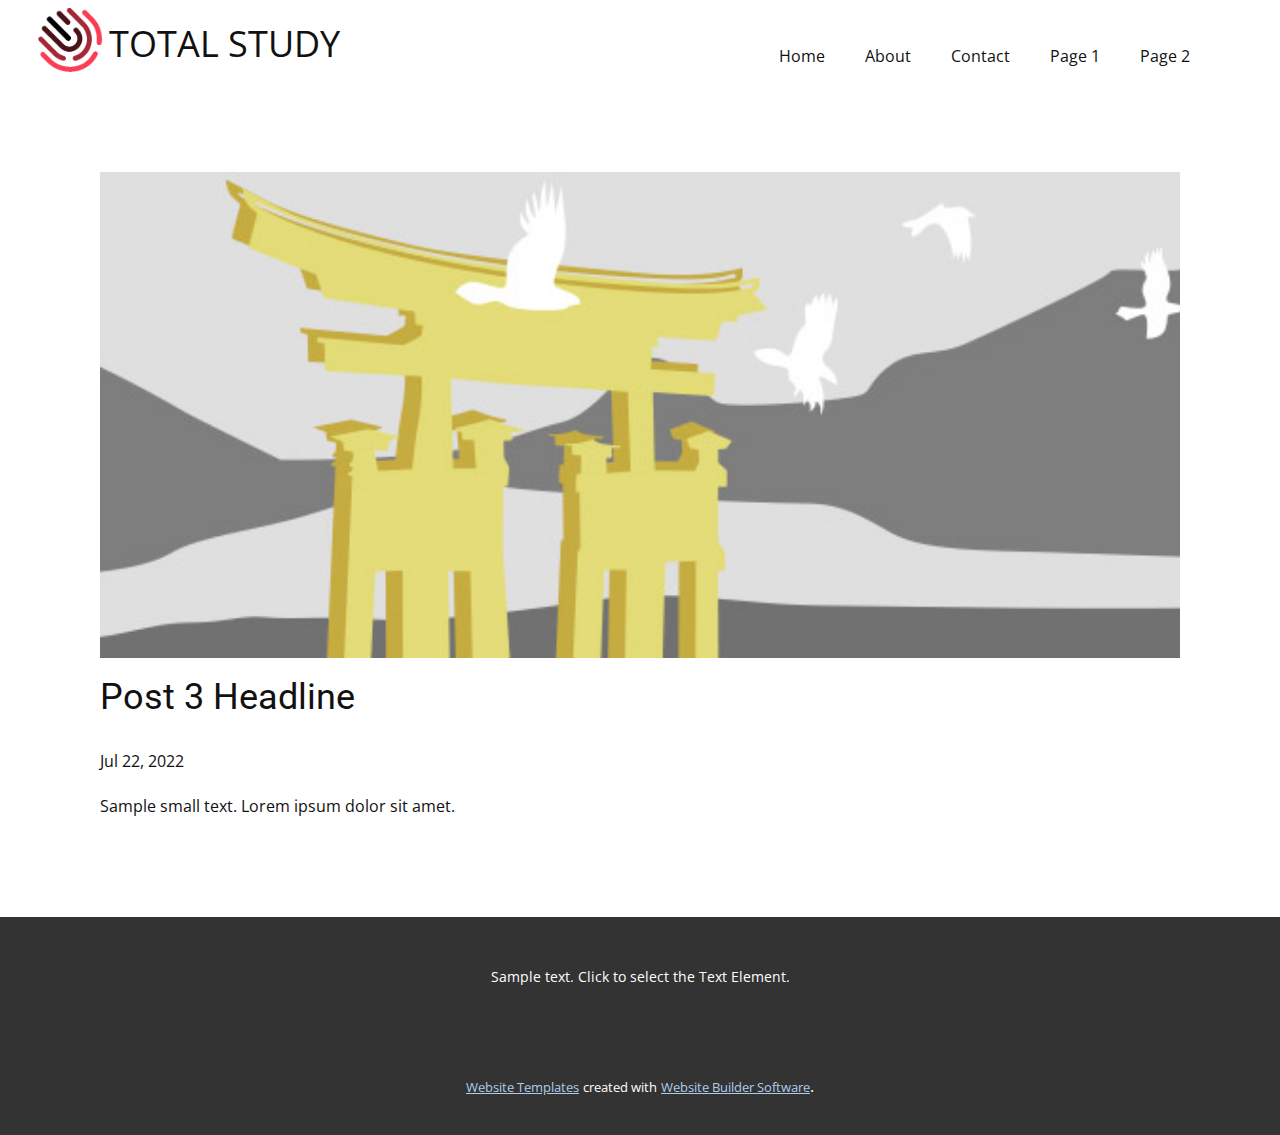
<file: blog/post-2.html>
<!doctype html>
<html style="font-size: 16px;" lang="en"><head>
    <meta name="viewport" content="width=device-width, initial-scale=1.0">
    <meta charset="utf-8">
    <meta name="keywords" content="Post 1 Headline">
    <meta name="description" content="">
    <title>Post 3 Headline</title>
    <link rel="stylesheet" href="../nicepage.css" media="screen">
<link rel="stylesheet" href="../Post-Template.css" media="screen">
    <script class="u-script" type="text/javascript" src="../jquery.js" defer=""></script>
    <script class="u-script" type="text/javascript" src="../nicepage.js" defer=""></script>
    <meta name="generator" content="Nicepage 4.14.1, nicepage.com">
    <link id="u-theme-google-font" rel="stylesheet" href="https://fonts.googleapis.com/css?family=Roboto:100,100i,300,300i,400,400i,500,500i,700,700i,900,900i|Open+Sans:300,300i,400,400i,500,500i,600,600i,700,700i,800,800i">
    
    
    <script type="application/ld+json">{
		"@context": "http://schema.org",
		"@type": "Organization",
		"name": "",
		"logo": "images/Total_Studyty-removebg-preview.png"
}</script>
    <meta name="theme-color" content="#478ac9">
  </head>
  <body class="u-body u-xl-mode" data-lang="en"><header class="u-clearfix u-header u-header" id="sec-ffa2"><div class="u-clearfix u-sheet u-valign-middle u-sheet-1">
        <a href="https://nicepage.com" class="u-image u-logo u-image-1" data-image-width="154" data-image-height="151">
          <img src="../images/Total_Studyty-removebg-preview.png" class="u-logo-image u-logo-image-1">
        </a>
        <p class="u-text u-text-default u-text-1">TOTAL STUDY</p>
        <nav class="u-menu u-menu-dropdown u-offcanvas u-menu-1">
          <div class="menu-collapse" style="font-size: 1rem; letter-spacing: 0px;">
            <a class="u-button-style u-custom-left-right-menu-spacing u-custom-padding-bottom u-custom-top-bottom-menu-spacing u-nav-link u-text-active-palette-1-base u-text-hover-palette-2-base" href="#">
              <svg class="u-svg-link" viewBox="0 0 24 24"><use xmlns:xlink="http://www.w3.org/1999/xlink" xlink:href="#menu-hamburger"></use></svg>
              <svg class="u-svg-content" version="1.1" id="menu-hamburger" viewBox="0 0 16 16" x="0px" y="0px" xmlns:xlink="http://www.w3.org/1999/xlink" xmlns="http://www.w3.org/2000/svg"><g><rect y="1" width="16" height="2"></rect><rect y="7" width="16" height="2"></rect><rect y="13" width="16" height="2"></rect>
</g></svg>
            </a>
          </div>
          <div class="u-nav-container">
            <ul class="u-nav u-unstyled u-nav-1"><li class="u-nav-item"><a class="u-button-style u-nav-link u-text-active-palette-1-base u-text-hover-palette-2-base" href="../Home.html" style="padding: 10px 20px;">Home</a>
</li><li class="u-nav-item"><a class="u-button-style u-nav-link u-text-active-palette-1-base u-text-hover-palette-2-base" href="../About.html" style="padding: 10px 20px;">About</a>
</li><li class="u-nav-item"><a class="u-button-style u-nav-link u-text-active-palette-1-base u-text-hover-palette-2-base" href="../Contact.html" style="padding: 10px 20px;">Contact</a>
</li><li class="u-nav-item"><a class="u-button-style u-nav-link u-text-active-palette-1-base u-text-hover-palette-2-base" href="../Page-1.html" style="padding: 10px 20px;">Page 1</a>
</li><li class="u-nav-item"><a class="u-button-style u-nav-link u-text-active-palette-1-base u-text-hover-palette-2-base" href="../Page-2.html" style="padding: 10px 20px;">Page 2</a>
</li></ul>
          </div>
          <div class="u-nav-container-collapse">
            <div class="u-black u-container-style u-inner-container-layout u-opacity u-opacity-95 u-sidenav">
              <div class="u-inner-container-layout u-sidenav-overflow">
                <div class="u-menu-close"></div>
                <ul class="u-align-center u-nav u-popupmenu-items u-unstyled u-nav-2"><li class="u-nav-item"><a class="u-button-style u-nav-link" href="../Home.html">Home</a>
</li><li class="u-nav-item"><a class="u-button-style u-nav-link" href="../About.html">About</a>
</li><li class="u-nav-item"><a class="u-button-style u-nav-link" href="../Contact.html">Contact</a>
</li><li class="u-nav-item"><a class="u-button-style u-nav-link" href="../Page-1.html">Page 1</a>
</li><li class="u-nav-item"><a class="u-button-style u-nav-link" href="../Page-2.html">Page 2</a>
</li></ul>
              </div>
            </div>
            <div class="u-black u-menu-overlay u-opacity u-opacity-70"></div>
          </div>
        </nav>
      </div></header>
    <section class="u-align-center u-clearfix u-section-1" id="sec-5e0a">
      <div class="u-clearfix u-sheet u-valign-middle-md u-valign-middle-sm u-valign-middle-xs u-sheet-1"><!--post_details--><!--post_details_options_json--><!--{"source":""}--><!--/post_details_options_json--><!--blog_post-->
        <div class="u-container-style u-expanded-width u-post-details u-post-details-1">
          <div class="u-container-layout u-valign-middle u-container-layout-1"><!--blog_post_image-->
            <img alt="" class="u-blog-control u-expanded-width u-image u-image-default u-image-1" src="[data-uri]"><!--/blog_post_image--><!--blog_post_header-->
            <h2 class="u-blog-control u-text u-text-1">Post 3 Headline</h2><!--/blog_post_header--><!--blog_post_metadata-->
            <div class="u-blog-control u-metadata u-metadata-1"><!--blog_post_metadata_date-->
              <span class="u-meta-date u-meta-icon">Jul 22, 2022</span><!--/blog_post_metadata_date--><!--blog_post_metadata_category-->
              <!--/blog_post_metadata_category--><!--blog_post_metadata_comments-->
              <!--/blog_post_metadata_comments-->
            </div><!--/blog_post_metadata--><!--blog_post_content-->
            <div class="u-align-justify u-blog-control u-post-content u-text u-text-2 fr-view">
  Sample small text. Lorem ipsum dolor sit amet.
  </div><!--/blog_post_content-->
          </div>
        </div><!--/blog_post--><!--/post_details-->
      </div>
    </section>
    
    
    <footer class="u-align-center u-clearfix u-footer u-grey-80 u-footer" id="sec-5375"><div class="u-clearfix u-sheet u-sheet-1">
        <p class="u-small-text u-text u-text-variant u-text-1">Sample text. Click to select the Text Element.</p>
      </div></footer>
    <section class="u-backlink u-clearfix u-grey-80">
      <a class="u-link" href="https://nicepage.com/website-templates" target="_blank">
        <span>Website Templates</span>
      </a>
      <p class="u-text">
        <span>created with</span>
      </p>
      <a class="u-link" href="" target="_blank">
        <span>Website Builder Software</span>
      </a>. 
    </section>
  
</body></html>
</file>
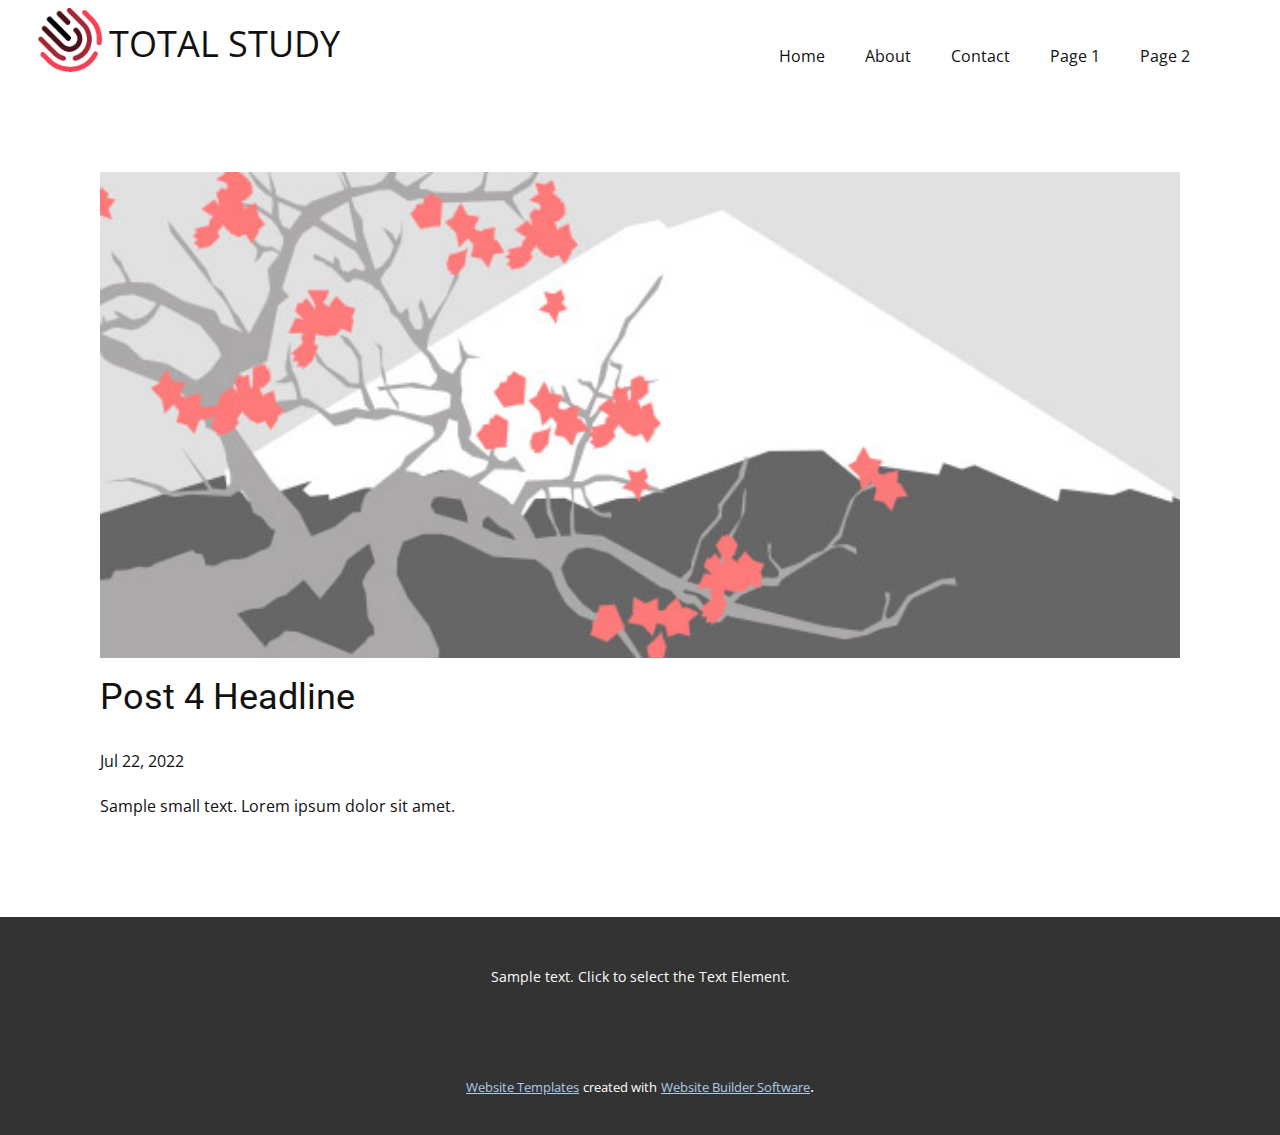
<file: blog/post-3.html>
<!doctype html>
<html style="font-size: 16px;" lang="en"><head>
    <meta name="viewport" content="width=device-width, initial-scale=1.0">
    <meta charset="utf-8">
    <meta name="keywords" content="Post 1 Headline">
    <meta name="description" content="">
    <title>Post 4 Headline</title>
    <link rel="stylesheet" href="../nicepage.css" media="screen">
<link rel="stylesheet" href="../Post-Template.css" media="screen">
    <script class="u-script" type="text/javascript" src="../jquery.js" defer=""></script>
    <script class="u-script" type="text/javascript" src="../nicepage.js" defer=""></script>
    <meta name="generator" content="Nicepage 4.14.1, nicepage.com">
    <link id="u-theme-google-font" rel="stylesheet" href="https://fonts.googleapis.com/css?family=Roboto:100,100i,300,300i,400,400i,500,500i,700,700i,900,900i|Open+Sans:300,300i,400,400i,500,500i,600,600i,700,700i,800,800i">
    
    
    <script type="application/ld+json">{
		"@context": "http://schema.org",
		"@type": "Organization",
		"name": "",
		"logo": "images/Total_Studyty-removebg-preview.png"
}</script>
    <meta name="theme-color" content="#478ac9">
  </head>
  <body class="u-body u-xl-mode" data-lang="en"><header class="u-clearfix u-header u-header" id="sec-ffa2"><div class="u-clearfix u-sheet u-valign-middle u-sheet-1">
        <a href="https://nicepage.com" class="u-image u-logo u-image-1" data-image-width="154" data-image-height="151">
          <img src="../images/Total_Studyty-removebg-preview.png" class="u-logo-image u-logo-image-1">
        </a>
        <p class="u-text u-text-default u-text-1">TOTAL STUDY</p>
        <nav class="u-menu u-menu-dropdown u-offcanvas u-menu-1">
          <div class="menu-collapse" style="font-size: 1rem; letter-spacing: 0px;">
            <a class="u-button-style u-custom-left-right-menu-spacing u-custom-padding-bottom u-custom-top-bottom-menu-spacing u-nav-link u-text-active-palette-1-base u-text-hover-palette-2-base" href="#">
              <svg class="u-svg-link" viewBox="0 0 24 24"><use xmlns:xlink="http://www.w3.org/1999/xlink" xlink:href="#menu-hamburger"></use></svg>
              <svg class="u-svg-content" version="1.1" id="menu-hamburger" viewBox="0 0 16 16" x="0px" y="0px" xmlns:xlink="http://www.w3.org/1999/xlink" xmlns="http://www.w3.org/2000/svg"><g><rect y="1" width="16" height="2"></rect><rect y="7" width="16" height="2"></rect><rect y="13" width="16" height="2"></rect>
</g></svg>
            </a>
          </div>
          <div class="u-nav-container">
            <ul class="u-nav u-unstyled u-nav-1"><li class="u-nav-item"><a class="u-button-style u-nav-link u-text-active-palette-1-base u-text-hover-palette-2-base" href="../Home.html" style="padding: 10px 20px;">Home</a>
</li><li class="u-nav-item"><a class="u-button-style u-nav-link u-text-active-palette-1-base u-text-hover-palette-2-base" href="../About.html" style="padding: 10px 20px;">About</a>
</li><li class="u-nav-item"><a class="u-button-style u-nav-link u-text-active-palette-1-base u-text-hover-palette-2-base" href="../Contact.html" style="padding: 10px 20px;">Contact</a>
</li><li class="u-nav-item"><a class="u-button-style u-nav-link u-text-active-palette-1-base u-text-hover-palette-2-base" href="../Page-1.html" style="padding: 10px 20px;">Page 1</a>
</li><li class="u-nav-item"><a class="u-button-style u-nav-link u-text-active-palette-1-base u-text-hover-palette-2-base" href="../Page-2.html" style="padding: 10px 20px;">Page 2</a>
</li></ul>
          </div>
          <div class="u-nav-container-collapse">
            <div class="u-black u-container-style u-inner-container-layout u-opacity u-opacity-95 u-sidenav">
              <div class="u-inner-container-layout u-sidenav-overflow">
                <div class="u-menu-close"></div>
                <ul class="u-align-center u-nav u-popupmenu-items u-unstyled u-nav-2"><li class="u-nav-item"><a class="u-button-style u-nav-link" href="../Home.html">Home</a>
</li><li class="u-nav-item"><a class="u-button-style u-nav-link" href="../About.html">About</a>
</li><li class="u-nav-item"><a class="u-button-style u-nav-link" href="../Contact.html">Contact</a>
</li><li class="u-nav-item"><a class="u-button-style u-nav-link" href="../Page-1.html">Page 1</a>
</li><li class="u-nav-item"><a class="u-button-style u-nav-link" href="../Page-2.html">Page 2</a>
</li></ul>
              </div>
            </div>
            <div class="u-black u-menu-overlay u-opacity u-opacity-70"></div>
          </div>
        </nav>
      </div></header>
    <section class="u-align-center u-clearfix u-section-1" id="sec-5e0a">
      <div class="u-clearfix u-sheet u-valign-middle-md u-valign-middle-sm u-valign-middle-xs u-sheet-1"><!--post_details--><!--post_details_options_json--><!--{"source":""}--><!--/post_details_options_json--><!--blog_post-->
        <div class="u-container-style u-expanded-width u-post-details u-post-details-1">
          <div class="u-container-layout u-valign-middle u-container-layout-1"><!--blog_post_image-->
            <img alt="" class="u-blog-control u-expanded-width u-image u-image-default u-image-1" src="[data-uri]"><!--/blog_post_image--><!--blog_post_header-->
            <h2 class="u-blog-control u-text u-text-1">Post 4 Headline</h2><!--/blog_post_header--><!--blog_post_metadata-->
            <div class="u-blog-control u-metadata u-metadata-1"><!--blog_post_metadata_date-->
              <span class="u-meta-date u-meta-icon">Jul 22, 2022</span><!--/blog_post_metadata_date--><!--blog_post_metadata_category-->
              <!--/blog_post_metadata_category--><!--blog_post_metadata_comments-->
              <!--/blog_post_metadata_comments-->
            </div><!--/blog_post_metadata--><!--blog_post_content-->
            <div class="u-align-justify u-blog-control u-post-content u-text u-text-2 fr-view">
  Sample small text. Lorem ipsum dolor sit amet.
  </div><!--/blog_post_content-->
          </div>
        </div><!--/blog_post--><!--/post_details-->
      </div>
    </section>
    
    
    <footer class="u-align-center u-clearfix u-footer u-grey-80 u-footer" id="sec-5375"><div class="u-clearfix u-sheet u-sheet-1">
        <p class="u-small-text u-text u-text-variant u-text-1">Sample text. Click to select the Text Element.</p>
      </div></footer>
    <section class="u-backlink u-clearfix u-grey-80">
      <a class="u-link" href="https://nicepage.com/website-templates" target="_blank">
        <span>Website Templates</span>
      </a>
      <p class="u-text">
        <span>created with</span>
      </p>
      <a class="u-link" href="" target="_blank">
        <span>Website Builder Software</span>
      </a>. 
    </section>
  
</body></html>
</file>
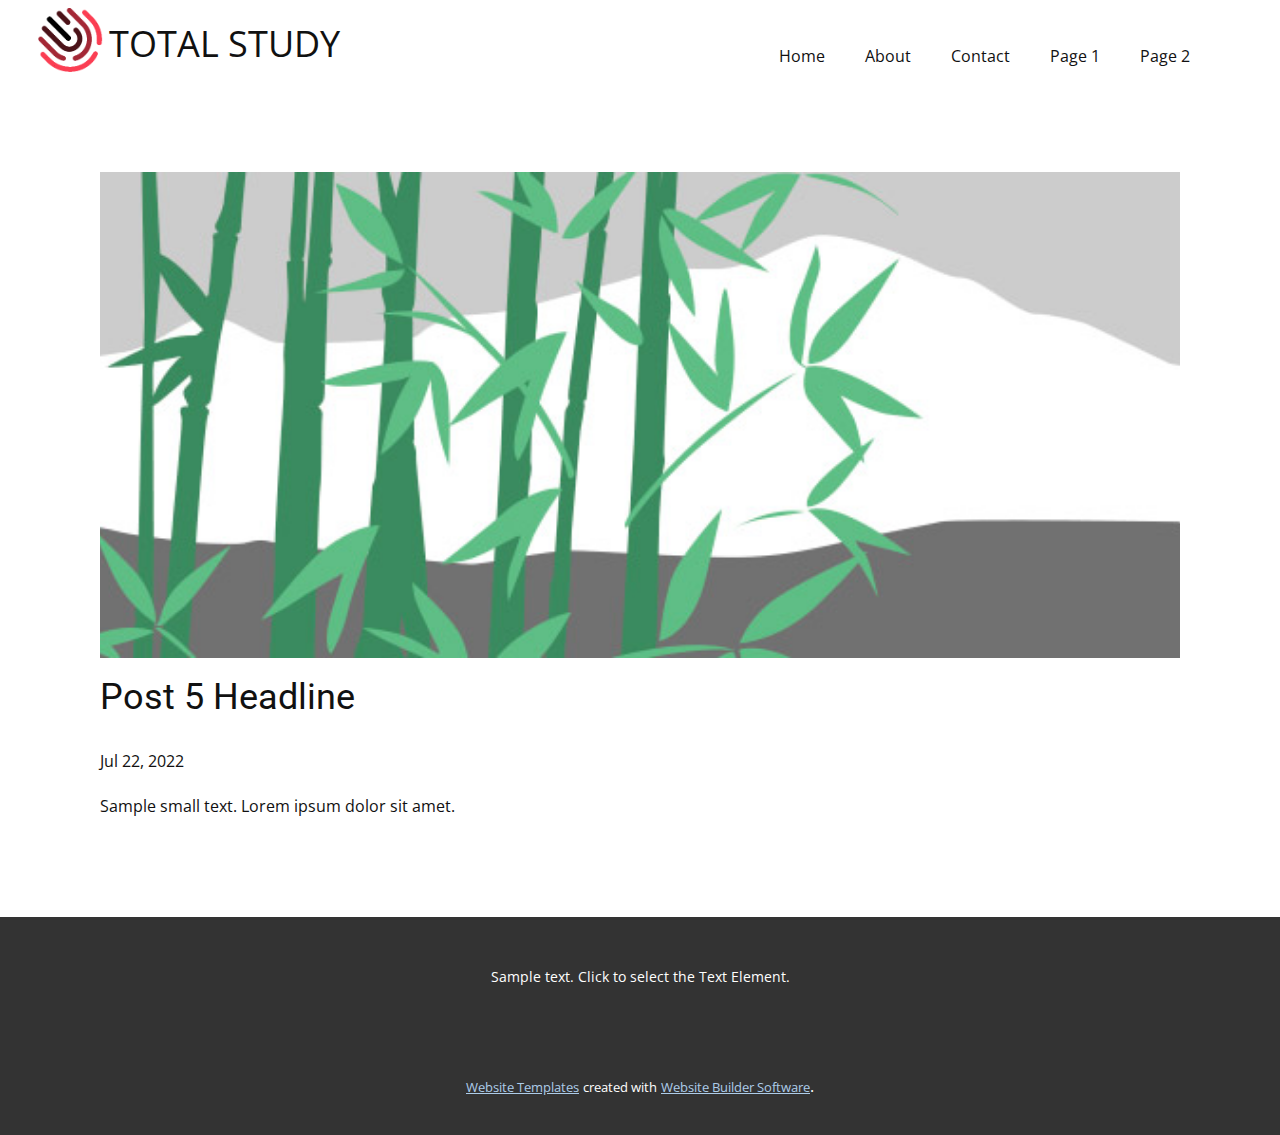
<file: blog/post-4.html>
<!doctype html>
<html style="font-size: 16px;" lang="en"><head>
    <meta name="viewport" content="width=device-width, initial-scale=1.0">
    <meta charset="utf-8">
    <meta name="keywords" content="Post 1 Headline">
    <meta name="description" content="">
    <title>Post 5 Headline</title>
    <link rel="stylesheet" href="../nicepage.css" media="screen">
<link rel="stylesheet" href="../Post-Template.css" media="screen">
    <script class="u-script" type="text/javascript" src="../jquery.js" defer=""></script>
    <script class="u-script" type="text/javascript" src="../nicepage.js" defer=""></script>
    <meta name="generator" content="Nicepage 4.14.1, nicepage.com">
    <link id="u-theme-google-font" rel="stylesheet" href="https://fonts.googleapis.com/css?family=Roboto:100,100i,300,300i,400,400i,500,500i,700,700i,900,900i|Open+Sans:300,300i,400,400i,500,500i,600,600i,700,700i,800,800i">
    
    
    <script type="application/ld+json">{
		"@context": "http://schema.org",
		"@type": "Organization",
		"name": "",
		"logo": "images/Total_Studyty-removebg-preview.png"
}</script>
    <meta name="theme-color" content="#478ac9">
  </head>
  <body class="u-body u-xl-mode" data-lang="en"><header class="u-clearfix u-header u-header" id="sec-ffa2"><div class="u-clearfix u-sheet u-valign-middle u-sheet-1">
        <a href="https://nicepage.com" class="u-image u-logo u-image-1" data-image-width="154" data-image-height="151">
          <img src="../images/Total_Studyty-removebg-preview.png" class="u-logo-image u-logo-image-1">
        </a>
        <p class="u-text u-text-default u-text-1">TOTAL STUDY</p>
        <nav class="u-menu u-menu-dropdown u-offcanvas u-menu-1">
          <div class="menu-collapse" style="font-size: 1rem; letter-spacing: 0px;">
            <a class="u-button-style u-custom-left-right-menu-spacing u-custom-padding-bottom u-custom-top-bottom-menu-spacing u-nav-link u-text-active-palette-1-base u-text-hover-palette-2-base" href="#">
              <svg class="u-svg-link" viewBox="0 0 24 24"><use xmlns:xlink="http://www.w3.org/1999/xlink" xlink:href="#menu-hamburger"></use></svg>
              <svg class="u-svg-content" version="1.1" id="menu-hamburger" viewBox="0 0 16 16" x="0px" y="0px" xmlns:xlink="http://www.w3.org/1999/xlink" xmlns="http://www.w3.org/2000/svg"><g><rect y="1" width="16" height="2"></rect><rect y="7" width="16" height="2"></rect><rect y="13" width="16" height="2"></rect>
</g></svg>
            </a>
          </div>
          <div class="u-nav-container">
            <ul class="u-nav u-unstyled u-nav-1"><li class="u-nav-item"><a class="u-button-style u-nav-link u-text-active-palette-1-base u-text-hover-palette-2-base" href="../Home.html" style="padding: 10px 20px;">Home</a>
</li><li class="u-nav-item"><a class="u-button-style u-nav-link u-text-active-palette-1-base u-text-hover-palette-2-base" href="../About.html" style="padding: 10px 20px;">About</a>
</li><li class="u-nav-item"><a class="u-button-style u-nav-link u-text-active-palette-1-base u-text-hover-palette-2-base" href="../Contact.html" style="padding: 10px 20px;">Contact</a>
</li><li class="u-nav-item"><a class="u-button-style u-nav-link u-text-active-palette-1-base u-text-hover-palette-2-base" href="../Page-1.html" style="padding: 10px 20px;">Page 1</a>
</li><li class="u-nav-item"><a class="u-button-style u-nav-link u-text-active-palette-1-base u-text-hover-palette-2-base" href="../Page-2.html" style="padding: 10px 20px;">Page 2</a>
</li></ul>
          </div>
          <div class="u-nav-container-collapse">
            <div class="u-black u-container-style u-inner-container-layout u-opacity u-opacity-95 u-sidenav">
              <div class="u-inner-container-layout u-sidenav-overflow">
                <div class="u-menu-close"></div>
                <ul class="u-align-center u-nav u-popupmenu-items u-unstyled u-nav-2"><li class="u-nav-item"><a class="u-button-style u-nav-link" href="../Home.html">Home</a>
</li><li class="u-nav-item"><a class="u-button-style u-nav-link" href="../About.html">About</a>
</li><li class="u-nav-item"><a class="u-button-style u-nav-link" href="../Contact.html">Contact</a>
</li><li class="u-nav-item"><a class="u-button-style u-nav-link" href="../Page-1.html">Page 1</a>
</li><li class="u-nav-item"><a class="u-button-style u-nav-link" href="../Page-2.html">Page 2</a>
</li></ul>
              </div>
            </div>
            <div class="u-black u-menu-overlay u-opacity u-opacity-70"></div>
          </div>
        </nav>
      </div></header>
    <section class="u-align-center u-clearfix u-section-1" id="sec-5e0a">
      <div class="u-clearfix u-sheet u-valign-middle-md u-valign-middle-sm u-valign-middle-xs u-sheet-1"><!--post_details--><!--post_details_options_json--><!--{"source":""}--><!--/post_details_options_json--><!--blog_post-->
        <div class="u-container-style u-expanded-width u-post-details u-post-details-1">
          <div class="u-container-layout u-valign-middle u-container-layout-1"><!--blog_post_image-->
            <img alt="" class="u-blog-control u-expanded-width u-image u-image-default u-image-1" src="[data-uri]"><!--/blog_post_image--><!--blog_post_header-->
            <h2 class="u-blog-control u-text u-text-1">Post 5 Headline</h2><!--/blog_post_header--><!--blog_post_metadata-->
            <div class="u-blog-control u-metadata u-metadata-1"><!--blog_post_metadata_date-->
              <span class="u-meta-date u-meta-icon">Jul 22, 2022</span><!--/blog_post_metadata_date--><!--blog_post_metadata_category-->
              <!--/blog_post_metadata_category--><!--blog_post_metadata_comments-->
              <!--/blog_post_metadata_comments-->
            </div><!--/blog_post_metadata--><!--blog_post_content-->
            <div class="u-align-justify u-blog-control u-post-content u-text u-text-2 fr-view">
  Sample small text. Lorem ipsum dolor sit amet.
  </div><!--/blog_post_content-->
          </div>
        </div><!--/blog_post--><!--/post_details-->
      </div>
    </section>
    
    
    <footer class="u-align-center u-clearfix u-footer u-grey-80 u-footer" id="sec-5375"><div class="u-clearfix u-sheet u-sheet-1">
        <p class="u-small-text u-text u-text-variant u-text-1">Sample text. Click to select the Text Element.</p>
      </div></footer>
    <section class="u-backlink u-clearfix u-grey-80">
      <a class="u-link" href="https://nicepage.com/website-templates" target="_blank">
        <span>Website Templates</span>
      </a>
      <p class="u-text">
        <span>created with</span>
      </p>
      <a class="u-link" href="" target="_blank">
        <span>Website Builder Software</span>
      </a>. 
    </section>
  
</body></html>
</file>
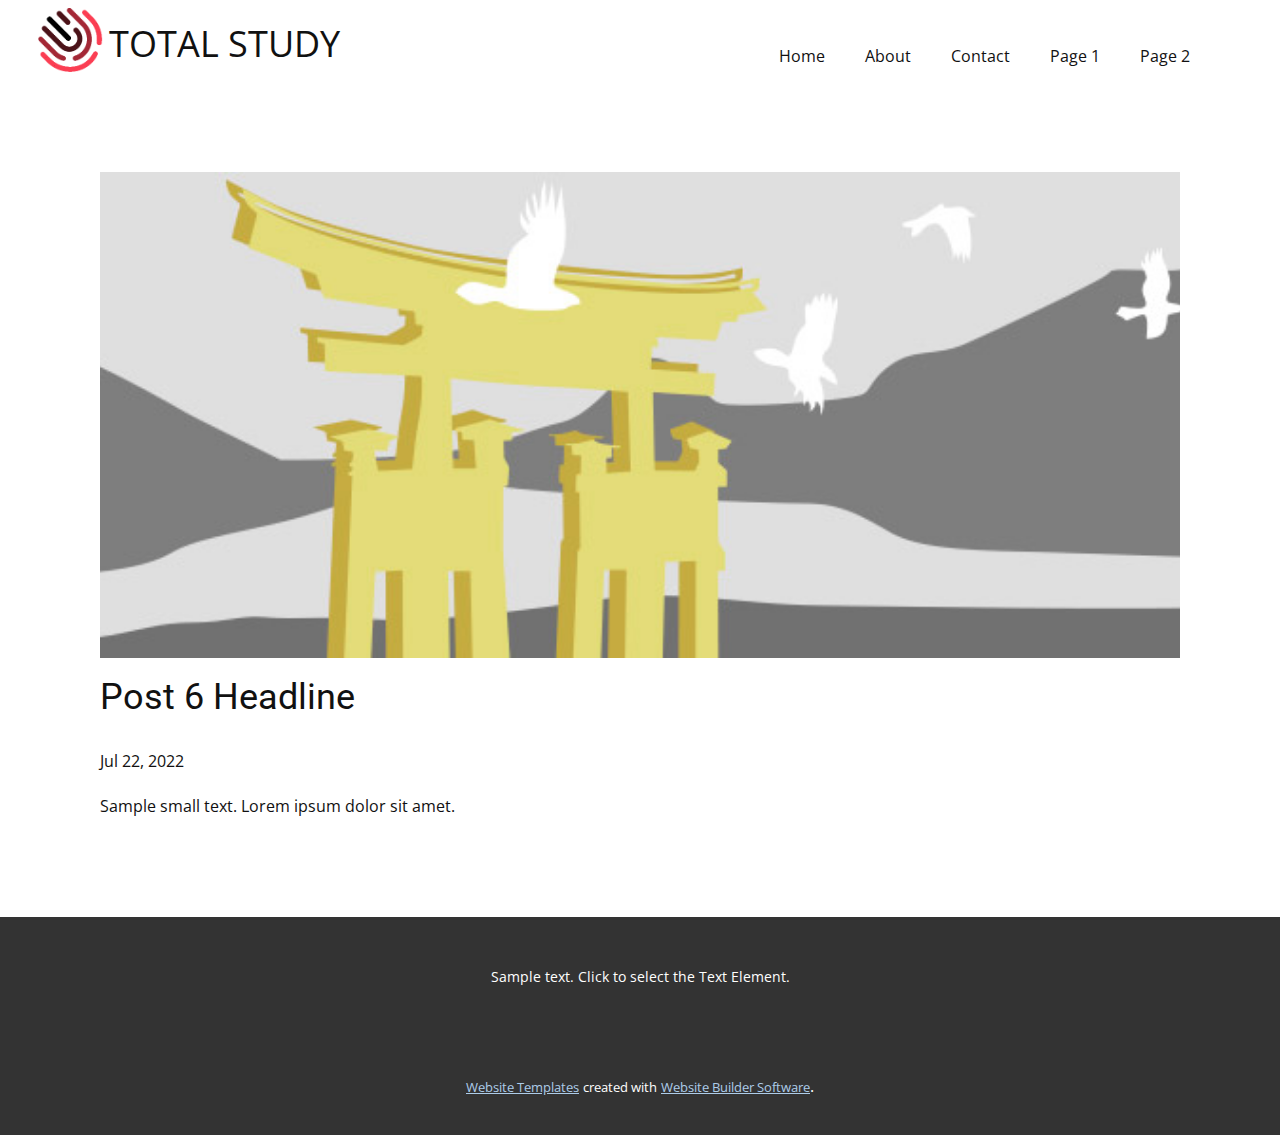
<file: blog/post-5.html>
<!doctype html>
<html style="font-size: 16px;" lang="en"><head>
    <meta name="viewport" content="width=device-width, initial-scale=1.0">
    <meta charset="utf-8">
    <meta name="keywords" content="Post 1 Headline">
    <meta name="description" content="">
    <title>Post 6 Headline</title>
    <link rel="stylesheet" href="../nicepage.css" media="screen">
<link rel="stylesheet" href="../Post-Template.css" media="screen">
    <script class="u-script" type="text/javascript" src="../jquery.js" defer=""></script>
    <script class="u-script" type="text/javascript" src="../nicepage.js" defer=""></script>
    <meta name="generator" content="Nicepage 4.14.1, nicepage.com">
    <link id="u-theme-google-font" rel="stylesheet" href="https://fonts.googleapis.com/css?family=Roboto:100,100i,300,300i,400,400i,500,500i,700,700i,900,900i|Open+Sans:300,300i,400,400i,500,500i,600,600i,700,700i,800,800i">
    
    
    <script type="application/ld+json">{
		"@context": "http://schema.org",
		"@type": "Organization",
		"name": "",
		"logo": "images/Total_Studyty-removebg-preview.png"
}</script>
    <meta name="theme-color" content="#478ac9">
  </head>
  <body class="u-body u-xl-mode" data-lang="en"><header class="u-clearfix u-header u-header" id="sec-ffa2"><div class="u-clearfix u-sheet u-valign-middle u-sheet-1">
        <a href="https://nicepage.com" class="u-image u-logo u-image-1" data-image-width="154" data-image-height="151">
          <img src="../images/Total_Studyty-removebg-preview.png" class="u-logo-image u-logo-image-1">
        </a>
        <p class="u-text u-text-default u-text-1">TOTAL STUDY</p>
        <nav class="u-menu u-menu-dropdown u-offcanvas u-menu-1">
          <div class="menu-collapse" style="font-size: 1rem; letter-spacing: 0px;">
            <a class="u-button-style u-custom-left-right-menu-spacing u-custom-padding-bottom u-custom-top-bottom-menu-spacing u-nav-link u-text-active-palette-1-base u-text-hover-palette-2-base" href="#">
              <svg class="u-svg-link" viewBox="0 0 24 24"><use xmlns:xlink="http://www.w3.org/1999/xlink" xlink:href="#menu-hamburger"></use></svg>
              <svg class="u-svg-content" version="1.1" id="menu-hamburger" viewBox="0 0 16 16" x="0px" y="0px" xmlns:xlink="http://www.w3.org/1999/xlink" xmlns="http://www.w3.org/2000/svg"><g><rect y="1" width="16" height="2"></rect><rect y="7" width="16" height="2"></rect><rect y="13" width="16" height="2"></rect>
</g></svg>
            </a>
          </div>
          <div class="u-nav-container">
            <ul class="u-nav u-unstyled u-nav-1"><li class="u-nav-item"><a class="u-button-style u-nav-link u-text-active-palette-1-base u-text-hover-palette-2-base" href="../Home.html" style="padding: 10px 20px;">Home</a>
</li><li class="u-nav-item"><a class="u-button-style u-nav-link u-text-active-palette-1-base u-text-hover-palette-2-base" href="../About.html" style="padding: 10px 20px;">About</a>
</li><li class="u-nav-item"><a class="u-button-style u-nav-link u-text-active-palette-1-base u-text-hover-palette-2-base" href="../Contact.html" style="padding: 10px 20px;">Contact</a>
</li><li class="u-nav-item"><a class="u-button-style u-nav-link u-text-active-palette-1-base u-text-hover-palette-2-base" href="../Page-1.html" style="padding: 10px 20px;">Page 1</a>
</li><li class="u-nav-item"><a class="u-button-style u-nav-link u-text-active-palette-1-base u-text-hover-palette-2-base" href="../Page-2.html" style="padding: 10px 20px;">Page 2</a>
</li></ul>
          </div>
          <div class="u-nav-container-collapse">
            <div class="u-black u-container-style u-inner-container-layout u-opacity u-opacity-95 u-sidenav">
              <div class="u-inner-container-layout u-sidenav-overflow">
                <div class="u-menu-close"></div>
                <ul class="u-align-center u-nav u-popupmenu-items u-unstyled u-nav-2"><li class="u-nav-item"><a class="u-button-style u-nav-link" href="../Home.html">Home</a>
</li><li class="u-nav-item"><a class="u-button-style u-nav-link" href="../About.html">About</a>
</li><li class="u-nav-item"><a class="u-button-style u-nav-link" href="../Contact.html">Contact</a>
</li><li class="u-nav-item"><a class="u-button-style u-nav-link" href="../Page-1.html">Page 1</a>
</li><li class="u-nav-item"><a class="u-button-style u-nav-link" href="../Page-2.html">Page 2</a>
</li></ul>
              </div>
            </div>
            <div class="u-black u-menu-overlay u-opacity u-opacity-70"></div>
          </div>
        </nav>
      </div></header>
    <section class="u-align-center u-clearfix u-section-1" id="sec-5e0a">
      <div class="u-clearfix u-sheet u-valign-middle-md u-valign-middle-sm u-valign-middle-xs u-sheet-1"><!--post_details--><!--post_details_options_json--><!--{"source":""}--><!--/post_details_options_json--><!--blog_post-->
        <div class="u-container-style u-expanded-width u-post-details u-post-details-1">
          <div class="u-container-layout u-valign-middle u-container-layout-1"><!--blog_post_image-->
            <img alt="" class="u-blog-control u-expanded-width u-image u-image-default u-image-1" src="[data-uri]"><!--/blog_post_image--><!--blog_post_header-->
            <h2 class="u-blog-control u-text u-text-1">Post 6 Headline</h2><!--/blog_post_header--><!--blog_post_metadata-->
            <div class="u-blog-control u-metadata u-metadata-1"><!--blog_post_metadata_date-->
              <span class="u-meta-date u-meta-icon">Jul 22, 2022</span><!--/blog_post_metadata_date--><!--blog_post_metadata_category-->
              <!--/blog_post_metadata_category--><!--blog_post_metadata_comments-->
              <!--/blog_post_metadata_comments-->
            </div><!--/blog_post_metadata--><!--blog_post_content-->
            <div class="u-align-justify u-blog-control u-post-content u-text u-text-2 fr-view">
  Sample small text. Lorem ipsum dolor sit amet.
  </div><!--/blog_post_content-->
          </div>
        </div><!--/blog_post--><!--/post_details-->
      </div>
    </section>
    
    
    <footer class="u-align-center u-clearfix u-footer u-grey-80 u-footer" id="sec-5375"><div class="u-clearfix u-sheet u-sheet-1">
        <p class="u-small-text u-text u-text-variant u-text-1">Sample text. Click to select the Text Element.</p>
      </div></footer>
    <section class="u-backlink u-clearfix u-grey-80">
      <a class="u-link" href="https://nicepage.com/website-templates" target="_blank">
        <span>Website Templates</span>
      </a>
      <p class="u-text">
        <span>created with</span>
      </p>
      <a class="u-link" href="" target="_blank">
        <span>Website Builder Software</span>
      </a>. 
    </section>
  
</body></html>
</file>
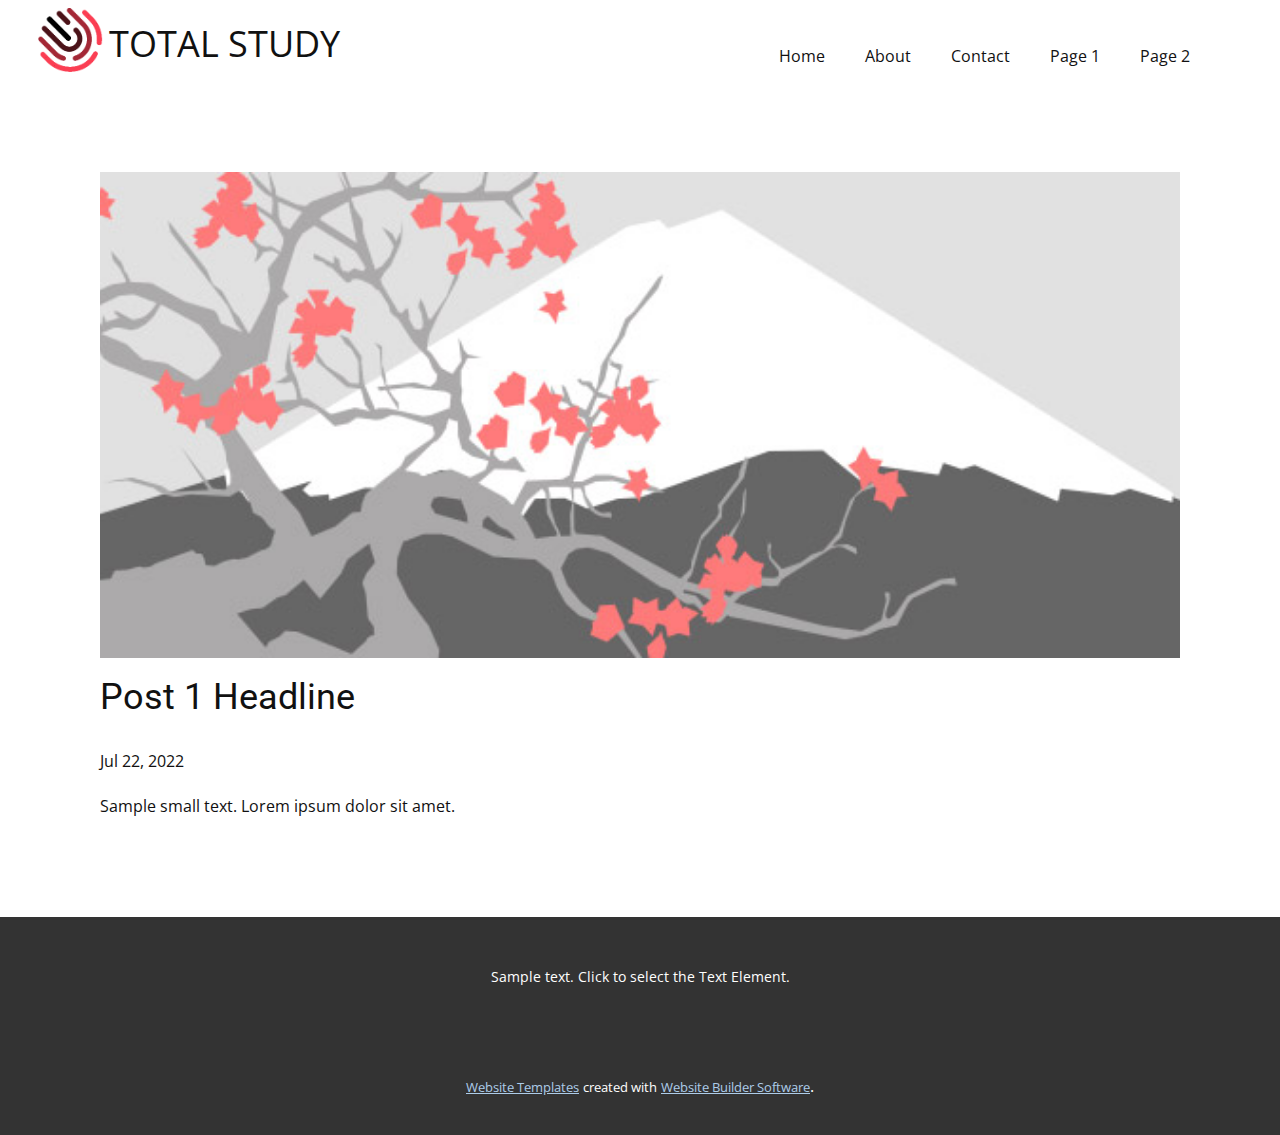
<file: blog/post.html>
<!doctype html>
<html style="font-size: 16px;" lang="en"><head>
    <meta name="viewport" content="width=device-width, initial-scale=1.0">
    <meta charset="utf-8">
    <meta name="keywords" content="Post 1 Headline">
    <meta name="description" content="">
    <title>Post 1 Headline</title>
    <link rel="stylesheet" href="../nicepage.css" media="screen">
<link rel="stylesheet" href="../Post-Template.css" media="screen">
    <script class="u-script" type="text/javascript" src="../jquery.js" defer=""></script>
    <script class="u-script" type="text/javascript" src="../nicepage.js" defer=""></script>
    <meta name="generator" content="Nicepage 4.14.1, nicepage.com">
    <link id="u-theme-google-font" rel="stylesheet" href="https://fonts.googleapis.com/css?family=Roboto:100,100i,300,300i,400,400i,500,500i,700,700i,900,900i|Open+Sans:300,300i,400,400i,500,500i,600,600i,700,700i,800,800i">
    
    
    <script type="application/ld+json">{
		"@context": "http://schema.org",
		"@type": "Organization",
		"name": "",
		"logo": "images/Total_Studyty-removebg-preview.png"
}</script>
    <meta name="theme-color" content="#478ac9">
  </head>
  <body class="u-body u-xl-mode" data-lang="en"><header class="u-clearfix u-header u-header" id="sec-ffa2"><div class="u-clearfix u-sheet u-valign-middle u-sheet-1">
        <a href="https://nicepage.com" class="u-image u-logo u-image-1" data-image-width="154" data-image-height="151">
          <img src="../images/Total_Studyty-removebg-preview.png" class="u-logo-image u-logo-image-1">
        </a>
        <p class="u-text u-text-default u-text-1">TOTAL STUDY</p>
        <nav class="u-menu u-menu-dropdown u-offcanvas u-menu-1">
          <div class="menu-collapse" style="font-size: 1rem; letter-spacing: 0px;">
            <a class="u-button-style u-custom-left-right-menu-spacing u-custom-padding-bottom u-custom-top-bottom-menu-spacing u-nav-link u-text-active-palette-1-base u-text-hover-palette-2-base" href="#">
              <svg class="u-svg-link" viewBox="0 0 24 24"><use xmlns:xlink="http://www.w3.org/1999/xlink" xlink:href="#menu-hamburger"></use></svg>
              <svg class="u-svg-content" version="1.1" id="menu-hamburger" viewBox="0 0 16 16" x="0px" y="0px" xmlns:xlink="http://www.w3.org/1999/xlink" xmlns="http://www.w3.org/2000/svg"><g><rect y="1" width="16" height="2"></rect><rect y="7" width="16" height="2"></rect><rect y="13" width="16" height="2"></rect>
</g></svg>
            </a>
          </div>
          <div class="u-nav-container">
            <ul class="u-nav u-unstyled u-nav-1"><li class="u-nav-item"><a class="u-button-style u-nav-link u-text-active-palette-1-base u-text-hover-palette-2-base" href="../Home.html" style="padding: 10px 20px;">Home</a>
</li><li class="u-nav-item"><a class="u-button-style u-nav-link u-text-active-palette-1-base u-text-hover-palette-2-base" href="../About.html" style="padding: 10px 20px;">About</a>
</li><li class="u-nav-item"><a class="u-button-style u-nav-link u-text-active-palette-1-base u-text-hover-palette-2-base" href="../Contact.html" style="padding: 10px 20px;">Contact</a>
</li><li class="u-nav-item"><a class="u-button-style u-nav-link u-text-active-palette-1-base u-text-hover-palette-2-base" href="../Page-1.html" style="padding: 10px 20px;">Page 1</a>
</li><li class="u-nav-item"><a class="u-button-style u-nav-link u-text-active-palette-1-base u-text-hover-palette-2-base" href="../Page-2.html" style="padding: 10px 20px;">Page 2</a>
</li></ul>
          </div>
          <div class="u-nav-container-collapse">
            <div class="u-black u-container-style u-inner-container-layout u-opacity u-opacity-95 u-sidenav">
              <div class="u-inner-container-layout u-sidenav-overflow">
                <div class="u-menu-close"></div>
                <ul class="u-align-center u-nav u-popupmenu-items u-unstyled u-nav-2"><li class="u-nav-item"><a class="u-button-style u-nav-link" href="../Home.html">Home</a>
</li><li class="u-nav-item"><a class="u-button-style u-nav-link" href="../About.html">About</a>
</li><li class="u-nav-item"><a class="u-button-style u-nav-link" href="../Contact.html">Contact</a>
</li><li class="u-nav-item"><a class="u-button-style u-nav-link" href="../Page-1.html">Page 1</a>
</li><li class="u-nav-item"><a class="u-button-style u-nav-link" href="../Page-2.html">Page 2</a>
</li></ul>
              </div>
            </div>
            <div class="u-black u-menu-overlay u-opacity u-opacity-70"></div>
          </div>
        </nav>
      </div></header>
    <section class="u-align-center u-clearfix u-section-1" id="sec-5e0a">
      <div class="u-clearfix u-sheet u-valign-middle-md u-valign-middle-sm u-valign-middle-xs u-sheet-1"><!--post_details--><!--post_details_options_json--><!--{"source":""}--><!--/post_details_options_json--><!--blog_post-->
        <div class="u-container-style u-expanded-width u-post-details u-post-details-1">
          <div class="u-container-layout u-valign-middle u-container-layout-1"><!--blog_post_image-->
            <img alt="" class="u-blog-control u-expanded-width u-image u-image-default u-image-1" src="[data-uri]"><!--/blog_post_image--><!--blog_post_header-->
            <h2 class="u-blog-control u-text u-text-1">Post 1 Headline</h2><!--/blog_post_header--><!--blog_post_metadata-->
            <div class="u-blog-control u-metadata u-metadata-1"><!--blog_post_metadata_date-->
              <span class="u-meta-date u-meta-icon">Jul 22, 2022</span><!--/blog_post_metadata_date--><!--blog_post_metadata_category-->
              <!--/blog_post_metadata_category--><!--blog_post_metadata_comments-->
              <!--/blog_post_metadata_comments-->
            </div><!--/blog_post_metadata--><!--blog_post_content-->
            <div class="u-align-justify u-blog-control u-post-content u-text u-text-2 fr-view">
  Sample small text. Lorem ipsum dolor sit amet.
  </div><!--/blog_post_content-->
          </div>
        </div><!--/blog_post--><!--/post_details-->
      </div>
    </section>
    
    
    <footer class="u-align-center u-clearfix u-footer u-grey-80 u-footer" id="sec-5375"><div class="u-clearfix u-sheet u-sheet-1">
        <p class="u-small-text u-text u-text-variant u-text-1">Sample text. Click to select the Text Element.</p>
      </div></footer>
    <section class="u-backlink u-clearfix u-grey-80">
      <a class="u-link" href="https://nicepage.com/website-templates" target="_blank">
        <span>Website Templates</span>
      </a>
      <p class="u-text">
        <span>created with</span>
      </p>
      <a class="u-link" href="" target="_blank">
        <span>Website Builder Software</span>
      </a>. 
    </section>
  
</body></html>
</file>
